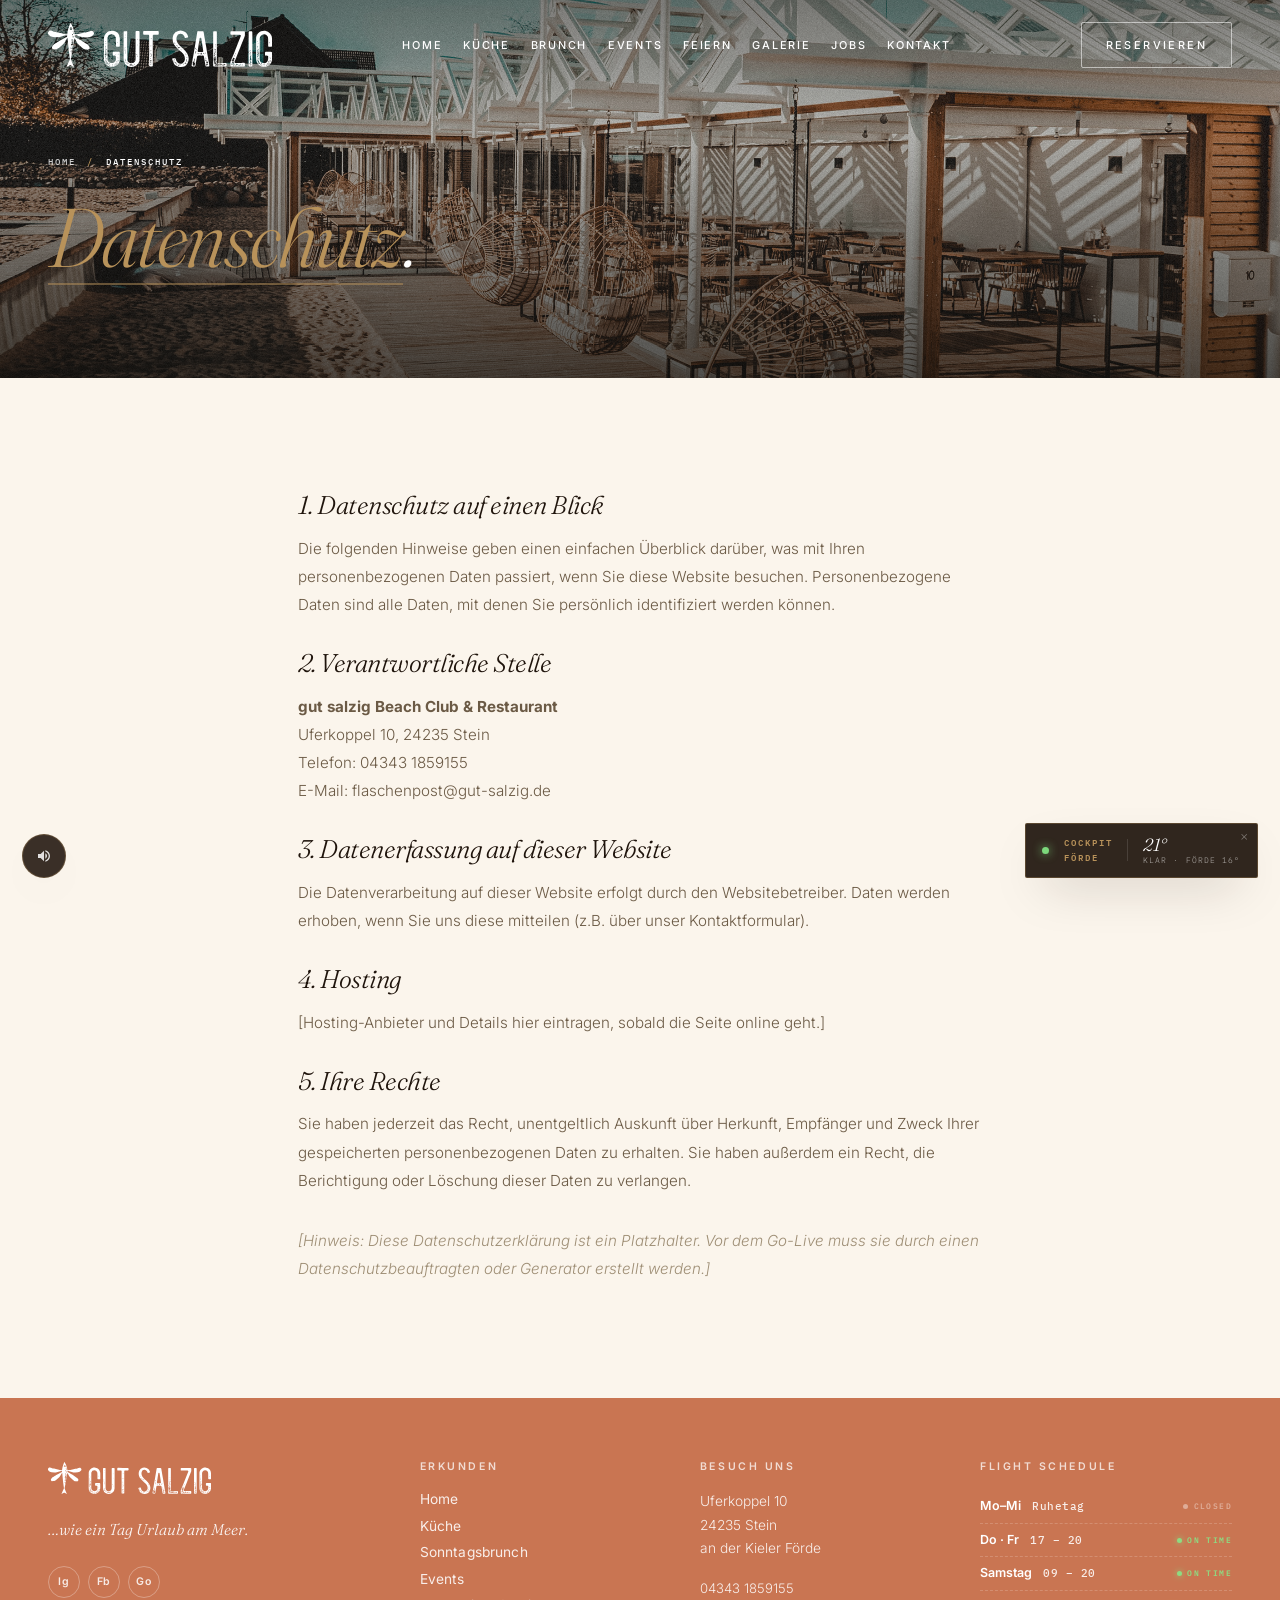
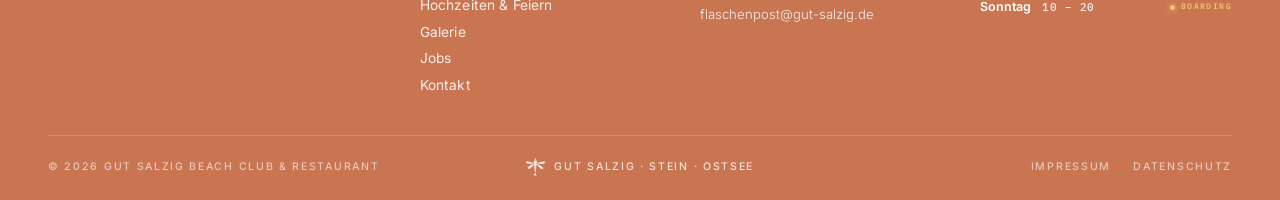
<file: prototype/datenschutz.html>
<!doctype html>
<html lang="de">
<head>
<meta charset="utf-8">
<meta name="viewport" content="width=device-width, initial-scale=1">
<title>Datenschutz — gut salzig Beach Club & Restaurant</title>
<meta name="description" content="Datenschutzerklärung der Website gut-salzig.de.">
<meta name="theme-color" content="#FBF5EC">
<link rel="icon" type="image/svg+xml" href="assets/logo/icon-blk.svg">

<link rel="preconnect" href="https://fonts.googleapis.com">
<link rel="preconnect" href="https://fonts.gstatic.com" crossorigin>
<link href="https://fonts.googleapis.com/css2?family=Fraunces:ital,opsz,wght@0,9..144,300;0,9..144,400;0,9..144,500;1,9..144,300;1,9..144,400;1,9..144,500&family=Tangerine:wght@400;700&family=Inter:wght@300;400;500&family=IBM+Plex+Mono:wght@400;500;600&display=swap" rel="stylesheet">

<link rel="stylesheet" href="assets/css/style.css">
</head>
<body>

<header class="nav" id="nav">
  <div class="nav__inner">
    <a href="index.html" class="nav__brand" aria-label="gut salzig">
      <img src="assets/logo/logo2-wht.svg" alt="gut salzig" class="logo-wht">
      <img src="assets/logo/logo2-blk.svg" alt="" class="logo-blk" aria-hidden="true">
    </a>

    <nav class="nav__menu">
      <a href="index.html">Home</a>
      <a href="kueche.html">Küche</a>
      <a href="brunch.html">Brunch</a>
      <a href="events.html">Events</a>
      <a href="feiern.html">Feiern</a>
      <a href="galerie.html">Galerie</a>
      <a href="jobs.html">Jobs</a>
      <a href="kontakt.html">Kontakt</a>
    </nav>

    <div class="nav__right">
      <a href="tel:043431859155" class="nav__phone">04343 1859155</a>
      <a href="kontakt.html" class="nav__reserve">Reservieren</a>
      <button class="nav__burger" id="navBurger" aria-label="Menü öffnen">
        <span></span><span></span>
      </button>
    </div>
  </div>
</header>

<div class="menu" id="menu">
  <div class="menu__top">
    <div class="menu__brand">
      <img src="assets/logo/logo2-blk.svg" alt="gut salzig" style="height:44px;width:auto;">
    </div>
    <button class="menu__close" id="menuClose" aria-label="Menü schließen">×</button>
  </div>

  <div class="menu__grid">
    <ul class="menu__list">
      <li><a href="index.html"   data-num="01">Home</a></li>
      <li><a href="kueche.html"  data-num="02">Küche</a></li>
      <li><a href="brunch.html"  data-num="03">Brunch &amp; Frühstück</a></li>
      <li><a href="events.html"  data-num="04">Events</a></li>
      <li><a href="feiern.html"  data-num="05">Hochzeiten &amp; Feiern</a></li>
      <li><a href="galerie.html" data-num="06">Galerie</a></li>
      <li><a href="jobs.html"    data-num="07">Jobs &amp; Karriere</a></li>
      <li><a href="kontakt.html" data-num="08">Kontakt</a></li>
    </ul>

    <aside class="menu__aside">
      <h4>Besuch uns</h4>
      <p>Direkt an der Kieler Förde.<br>Uferkoppel 10, 24235 Stein</p>
      <div class="hours">
        <span><strong>Do–Fr</strong> 17 – 20 Uhr</span>
        <span><strong>Sa</strong> Frühstück ab 09 · bis 20 Uhr</span>
        <span><strong>So</strong> Brunch 10 – 14 · bis 20 Uhr</span>
      </div>
      <a href="tel:043431859155" class="link">04343 1859155 →</a>
    </aside>
  </div>

  <div class="menu__bottom">
    <span>© 2026 gut salzig</span>
    <div class="menu__social">
      <a href="#">Instagram</a>
      <a href="#">Facebook</a>
      <a href="#">Google</a>
    </div>
  </div>
</div>



<section class="subpage-hero" style="min-height: 42vh;">
  <div class="subpage-hero__media"><img src="assets/images/hero-3.jpg" alt=""></div>
  <div class="subpage-hero__content">
    <nav class="subpage-hero__breadcrumb"><a href="index.html">Home</a><span class="sep">/</span><span class="current">Datenschutz</span></nav>
    <h1 class="subpage-hero__title"><em>Datenschutz</em>.</h1>
  </div>
</section>

<section class="subpage-section">
  <div class="wrap" style="max-width: 780px;">
    <div class="reveal" style="font-size: 0.95rem; line-height: 1.85; color: var(--ink-soft);">
      <h3 style="font-family: var(--ff-display); font-size: 1.6rem; font-weight: 300; font-style: italic; margin-bottom: 1rem;">1. Datenschutz auf einen Blick</h3>
      <p>Die folgenden Hinweise geben einen einfachen Überblick darüber, was mit Ihren personenbezogenen Daten passiert, wenn Sie diese Website besuchen. Personenbezogene Daten sind alle Daten, mit denen Sie persönlich identifiziert werden können.</p>
      <h3 style="font-family: var(--ff-display); font-size: 1.6rem; font-weight: 300; font-style: italic; margin: 2rem 0 1rem;">2. Verantwortliche Stelle</h3>
      <p><strong>gut salzig Beach Club & Restaurant</strong><br>Uferkoppel 10, 24235 Stein<br>Telefon: 04343 1859155<br>E-Mail: flaschenpost@gut-salzig.de</p>
      <h3 style="font-family: var(--ff-display); font-size: 1.6rem; font-weight: 300; font-style: italic; margin: 2rem 0 1rem;">3. Datenerfassung auf dieser Website</h3>
      <p>Die Datenverarbeitung auf dieser Website erfolgt durch den Websitebetreiber. Daten werden erhoben, wenn Sie uns diese mitteilen (z.B. über unser Kontaktformular).</p>
      <h3 style="font-family: var(--ff-display); font-size: 1.6rem; font-weight: 300; font-style: italic; margin: 2rem 0 1rem;">4. Hosting</h3>
      <p>[Hosting-Anbieter und Details hier eintragen, sobald die Seite online geht.]</p>
      <h3 style="font-family: var(--ff-display); font-size: 1.6rem; font-weight: 300; font-style: italic; margin: 2rem 0 1rem;">5. Ihre Rechte</h3>
      <p>Sie haben jederzeit das Recht, unentgeltlich Auskunft über Herkunft, Empfänger und Zweck Ihrer gespeicherten personenbezogenen Daten zu erhalten. Sie haben außerdem ein Recht, die Berichtigung oder Löschung dieser Daten zu verlangen.</p>
      <p style="margin-top: 2rem; color: var(--ink-mute); font-style: italic;">[Hinweis: Diese Datenschutzerklärung ist ein Platzhalter. Vor dem Go-Live muss sie durch einen Datenschutzbeauftragten oder Generator erstellt werden.]</p>
    </div>
  </div>
</section>


<footer class="footer">
  <div class="wrap-wide">
    <div class="footer__main">

      <div class="footer__col footer__col--brand">
        <a href="index.html" class="footer__brand">
          <img src="assets/logo/logo2-wht.svg" alt="gut salzig">
        </a>
        <p class="footer__tagline">…wie ein Tag Urlaub am Meer.</p>
        <div class="footer__social">
          <a href="#" aria-label="Instagram">Ig</a>
          <a href="#" aria-label="Facebook">Fb</a>
          <a href="#" aria-label="Google Reviews">Go</a>
        </div>
      </div>

      <div class="footer__col">
        <h4 class="footer__heading">Erkunden</h4>
        <nav class="footer__nav-list">
          <a href="index.html">Home</a>
          <a href="kueche.html">Küche</a>
          <a href="brunch.html">Sonntagsbrunch</a>
          <a href="events.html">Events</a>
          <a href="feiern.html">Hochzeiten &amp; Feiern</a>
          <a href="galerie.html">Galerie</a>
          <a href="jobs.html">Jobs</a>
          <a href="kontakt.html">Kontakt</a>
        </nav>
      </div>

      <div class="footer__col">
        <h4 class="footer__heading">Besuch uns</h4>
        <address class="footer__address">
          Uferkoppel 10<br>
          24235 Stein<br>
          an der Kieler Förde
        </address>
        <a href="tel:043431859155" class="footer__contact">04343 1859155</a>
        <a href="mailto:flaschenpost@gut-salzig.de" class="footer__contact">flaschenpost@gut-salzig.de</a>
      </div>

      <div class="footer__col">
        <h4 class="footer__heading">Flight Schedule</h4>
        <div class="flight-schedule">
          <div class="flight-schedule__row">
            <span class="flight-schedule__day">Mo–Mi</span>
            <span>Ruhetag</span>
            <span class="flight-schedule__status flight-schedule__status--closed">Closed</span>
          </div>
          <div class="flight-schedule__row">
            <span class="flight-schedule__day">Do · Fr</span>
            <span>17 – 20</span>
            <span class="flight-schedule__status flight-schedule__status--ontime">On&nbsp;Time</span>
          </div>
          <div class="flight-schedule__row">
            <span class="flight-schedule__day">Samstag</span>
            <span>09 – 20</span>
            <span class="flight-schedule__status flight-schedule__status--ontime">On&nbsp;Time</span>
          </div>
          <div class="flight-schedule__row">
            <span class="flight-schedule__day">Sonntag</span>
            <span>10 – 20</span>
            <span class="flight-schedule__status flight-schedule__status--boarding">Boarding</span>
          </div>
        </div>
      </div>

    </div>

    <div class="footer__bottom">
      <span>© 2026 gut salzig Beach Club &amp; Restaurant</span>
      <span class="footer__bottom-mark">
        <img src="assets/logo/icon-wht.svg" alt="" aria-hidden="true">
        <span>gut salzig · Stein · Ostsee</span>
      </span>
      <div class="footer__legal">
        <a href="impressum.html">Impressum</a>
        <a href="datenschutz.html">Datenschutz</a>
      </div>
    </div>
  </div>
</footer>

<button class="sound-toggle" id="soundToggle" aria-label="Boarding-Sound abspielen">
  <span class="sound-toggle__ring" aria-hidden="true"></span>
  <svg viewBox="0 0 24 24"><path d="M3 9v6h4l5 5V4L7 9H3zm13.5 3c0-1.77-1.02-3.29-2.5-4.03v8.05c1.48-.73 2.5-2.25 2.5-4.02zM14 3.23v2.06c2.89.86 5 3.54 5 6.71s-2.11 5.85-5 6.71v2.06c4.01-.91 7-4.49 7-8.77s-2.99-7.86-7-8.77z"/></svg>
</button>

<aside class="cockpit" id="cockpit" aria-label="Wetter an der Kieler Förde">
  <span class="cockpit__dot"></span>
  <div class="cockpit__label">Cockpit<br>Förde</div>
  <div class="cockpit__divider"></div>
  <div class="cockpit__data">
    <span class="cockpit__temp" id="cockpitTemp">19°</span>
    <span class="cockpit__meta" id="cockpitMeta">Sonne · Wind 12 kn</span>
  </div>
  <button class="cockpit__close" id="cockpitClose" aria-label="Cockpit-Widget schließen">×</button>
</aside>

<script src="assets/js/main.js"></script>


</body>
</html>
</file>
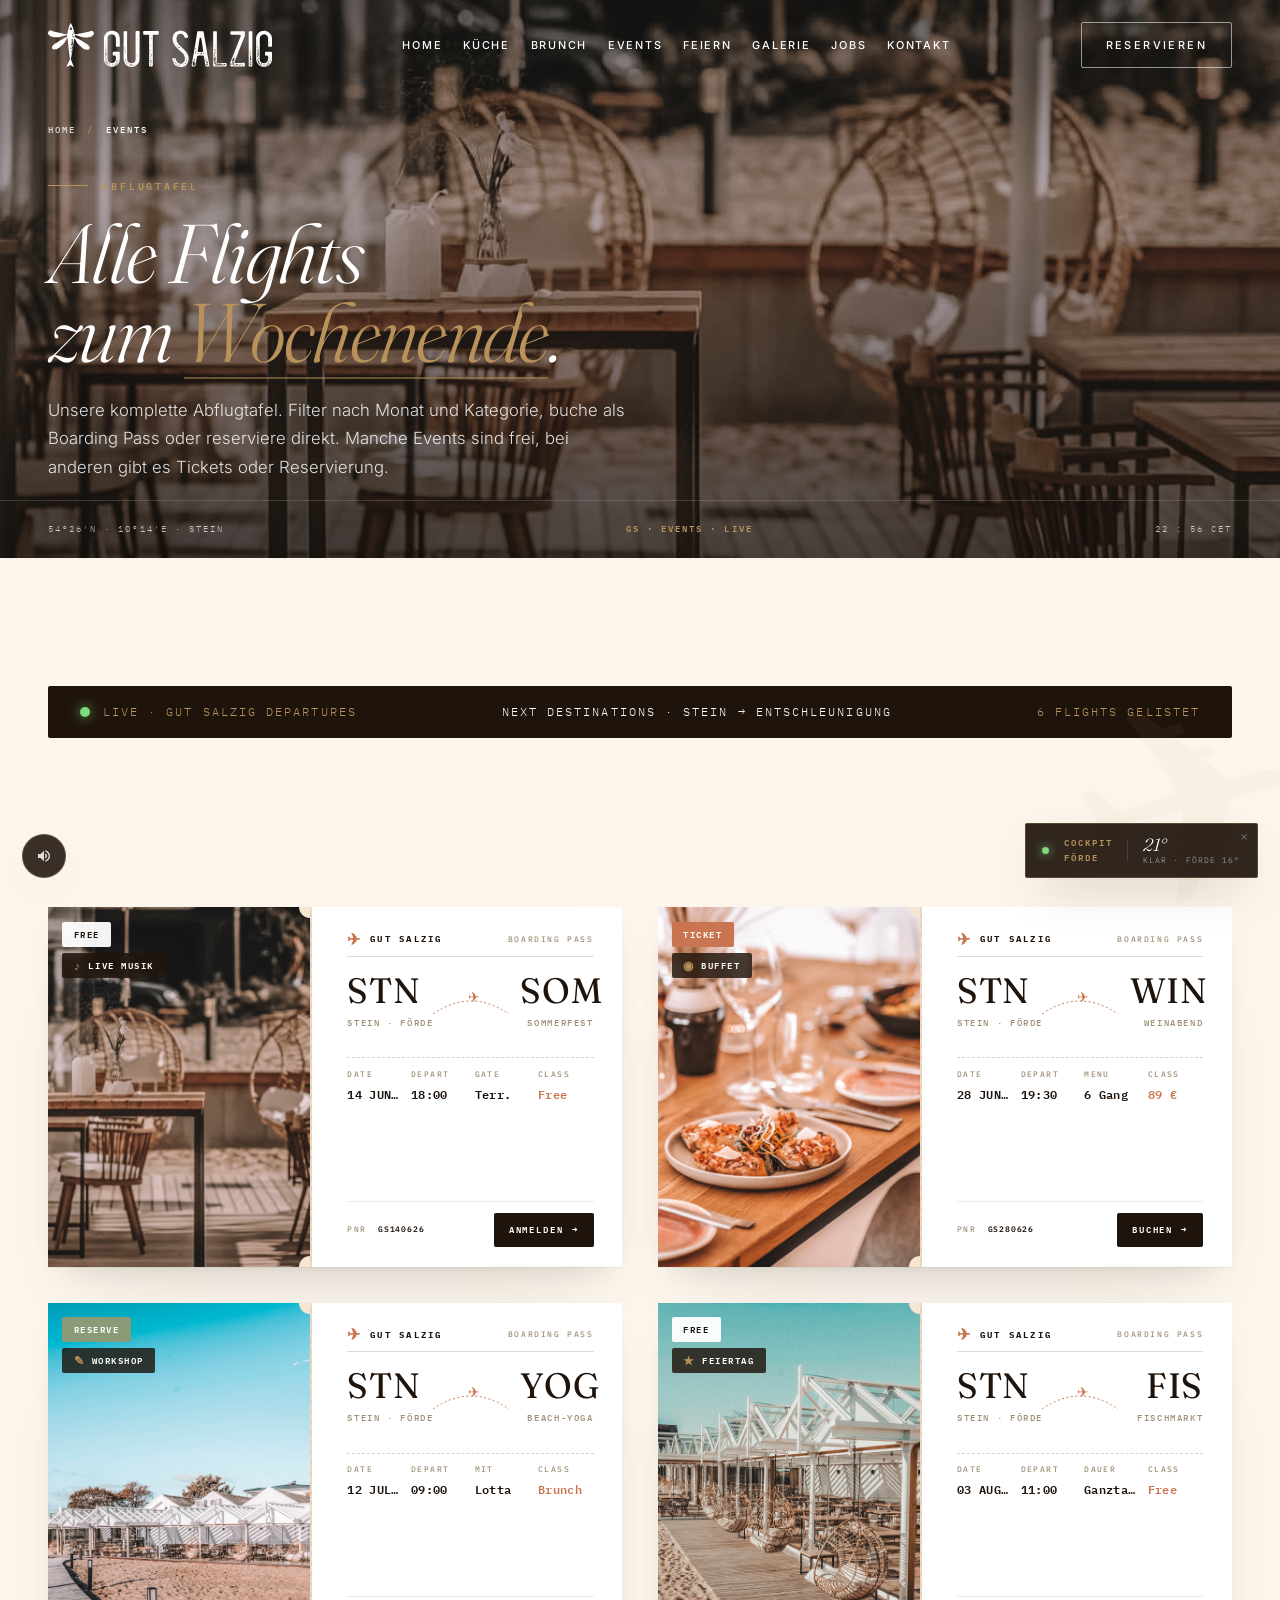
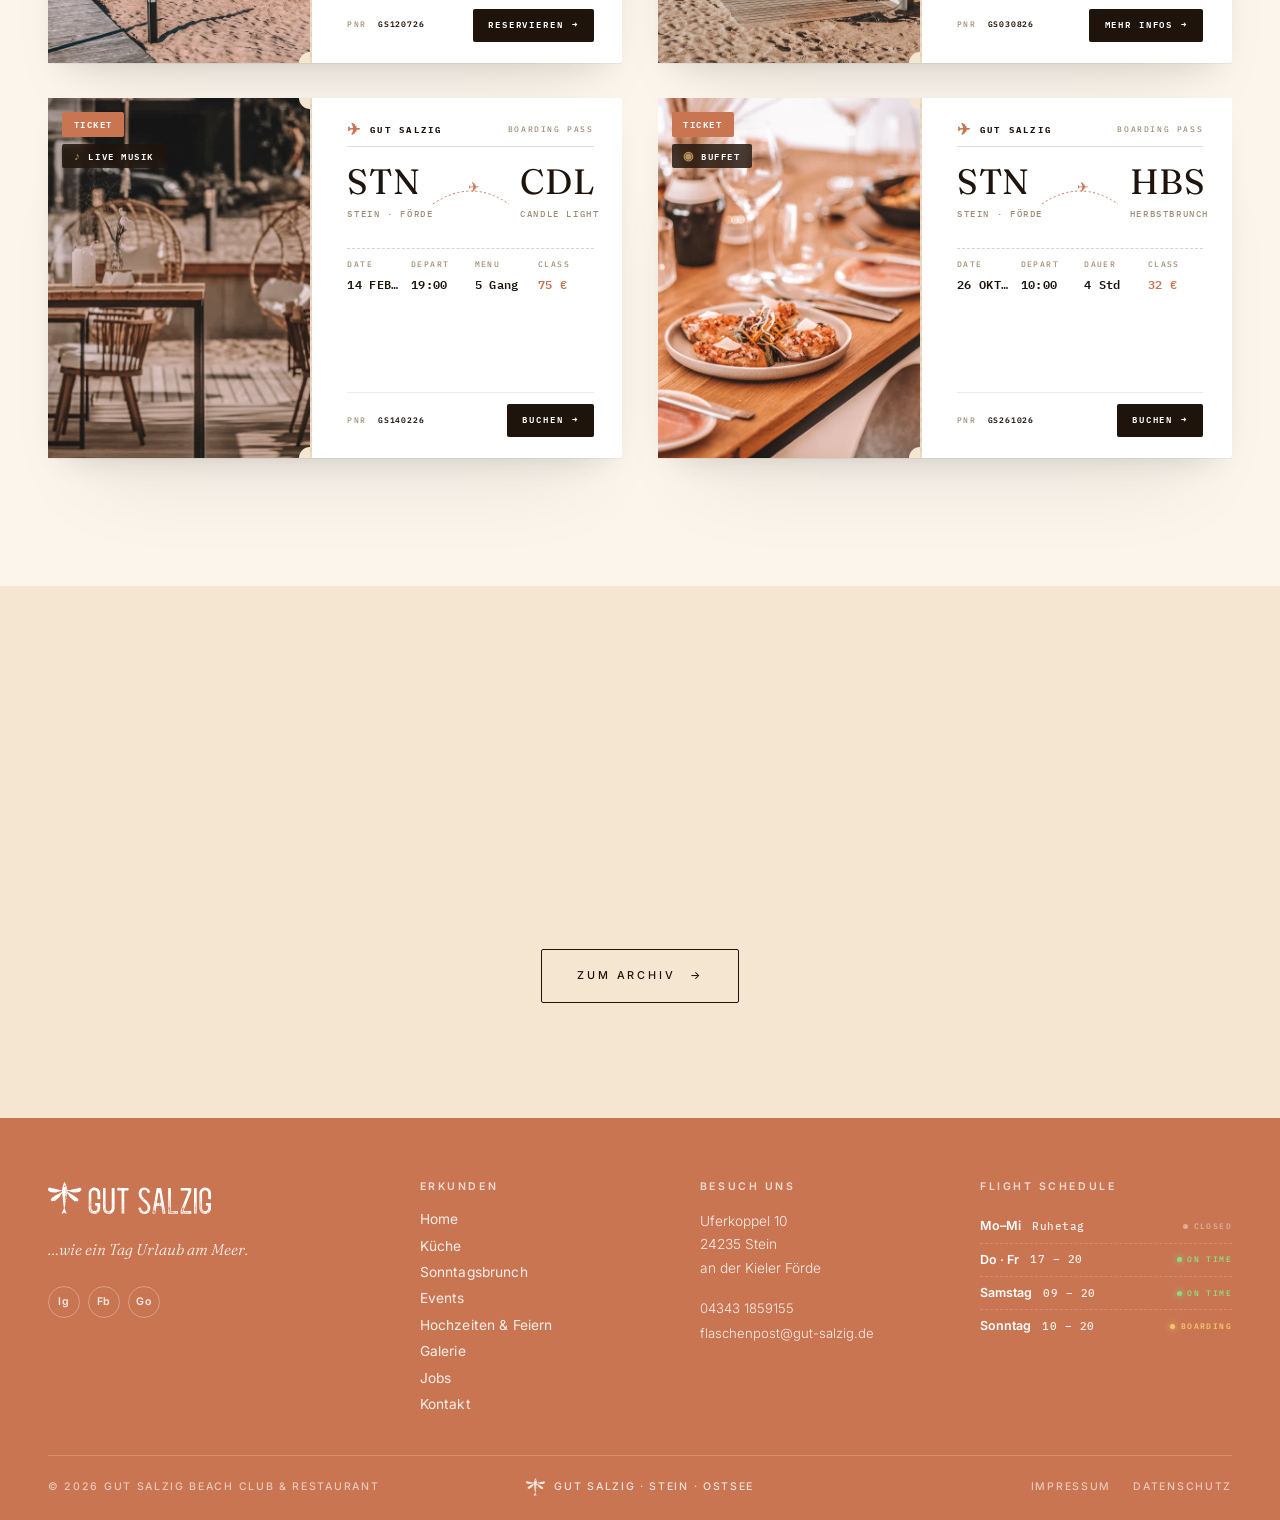
<file: prototype/events.html>
<!doctype html>
<html lang="de">
<head>
<meta charset="utf-8">
<meta name="viewport" content="width=device-width, initial-scale=1">
<title>Events & Veranstaltungen — gut salzig · Boarding Pass zu jedem Event</title>
<meta name="description" content="Alle Events bei gut salzig: Weinabende, Live-Musik, Workshops, Buffets und Feiertags-Specials. Als digitaler Boarding Pass buchbar.">
<meta name="theme-color" content="#FBF5EC">
<link rel="icon" type="image/svg+xml" href="assets/logo/icon-blk.svg">

<link rel="preconnect" href="https://fonts.googleapis.com">
<link rel="preconnect" href="https://fonts.gstatic.com" crossorigin>
<link href="https://fonts.googleapis.com/css2?family=Fraunces:ital,opsz,wght@0,9..144,300;0,9..144,400;0,9..144,500;1,9..144,300;1,9..144,400;1,9..144,500&family=Tangerine:wght@400;700&family=Inter:wght@300;400;500&family=IBM+Plex+Mono:wght@400;500;600&display=swap" rel="stylesheet">

<link rel="stylesheet" href="assets/css/style.css">
</head>
<body>

<header class="nav" id="nav">
  <div class="nav__inner">
    <a href="index.html" class="nav__brand" aria-label="gut salzig">
      <img src="assets/logo/logo2-wht.svg" alt="gut salzig" class="logo-wht">
      <img src="assets/logo/logo2-blk.svg" alt="" class="logo-blk" aria-hidden="true">
    </a>

    <nav class="nav__menu">
      <a href="index.html">Home</a>
      <a href="kueche.html">Küche</a>
      <a href="brunch.html">Brunch</a>
      <a href="events.html">Events</a>
      <a href="feiern.html">Feiern</a>
      <a href="galerie.html">Galerie</a>
      <a href="jobs.html">Jobs</a>
      <a href="kontakt.html">Kontakt</a>
    </nav>

    <div class="nav__right">
      <a href="tel:043431859155" class="nav__phone">04343 1859155</a>
      <a href="kontakt.html" class="nav__reserve">Reservieren</a>
      <button class="nav__burger" id="navBurger" aria-label="Menü öffnen">
        <span></span><span></span>
      </button>
    </div>
  </div>
</header>

<div class="menu" id="menu">
  <div class="menu__top">
    <div class="menu__brand">
      <img src="assets/logo/logo2-blk.svg" alt="gut salzig" style="height:44px;width:auto;">
    </div>
    <button class="menu__close" id="menuClose" aria-label="Menü schließen">×</button>
  </div>

  <div class="menu__grid">
    <ul class="menu__list">
      <li><a href="index.html"   data-num="01">Home</a></li>
      <li><a href="kueche.html"  data-num="02">Küche</a></li>
      <li><a href="brunch.html"  data-num="03">Brunch &amp; Frühstück</a></li>
      <li><a href="events.html"  data-num="04">Events</a></li>
      <li><a href="feiern.html"  data-num="05">Hochzeiten &amp; Feiern</a></li>
      <li><a href="galerie.html" data-num="06">Galerie</a></li>
      <li><a href="jobs.html"    data-num="07">Jobs &amp; Karriere</a></li>
      <li><a href="kontakt.html" data-num="08">Kontakt</a></li>
    </ul>

    <aside class="menu__aside">
      <h4>Besuch uns</h4>
      <p>Direkt an der Kieler Förde.<br>Uferkoppel 10, 24235 Stein</p>
      <div class="hours">
        <span><strong>Do–Fr</strong> 17 – 20 Uhr</span>
        <span><strong>Sa</strong> Frühstück ab 09 · bis 20 Uhr</span>
        <span><strong>So</strong> Brunch 10 – 14 · bis 20 Uhr</span>
      </div>
      <a href="tel:043431859155" class="link">04343 1859155 →</a>
    </aside>
  </div>

  <div class="menu__bottom">
    <span>© 2026 gut salzig</span>
    <div class="menu__social">
      <a href="#">Instagram</a>
      <a href="#">Facebook</a>
      <a href="#">Google</a>
    </div>
  </div>
</div>



<!-- HERO -->
<section class="subpage-hero">
  <div class="subpage-hero__media">
    <img src="assets/images/event-1.jpg" alt="Events bei gut salzig">
  </div>
  <div class="subpage-hero__content">
    <nav class="subpage-hero__breadcrumb">
      <a href="index.html">Home</a>
      <span class="sep">/</span>
      <span class="current">Events</span>
    </nav>
    <span class="subpage-hero__eyebrow">Abflugtafel</span>
    <h1 class="subpage-hero__title">Alle Flights<br>zum <em>Wochenende</em>.</h1>
    <p class="subpage-hero__sub">Unsere komplette Abflugtafel. Filter nach Monat und Kategorie, buche als Boarding Pass oder reserviere direkt. Manche Events sind frei, bei anderen gibt es Tickets oder Reservierung.</p>
  </div>
  <div class="subpage-hero__bar">
    <span>54°26′N · 10°14′E · Stein</span>
    <span class="subpage-hero__bar-flight">GS · EVENTS · LIVE</span>
    <span id="gsClock">—— :——</span>
  </div>
</section>

<!-- Events Board -->
<section class="events" style="background: var(--bg);">
  <div class="wrap">

    <div class="departure-board reveal">
      <div class="departure-board__label"><span class="departure-board__dot"></span>LIVE · GUT SALZIG DEPARTURES</div>
      <div class="departure-board__marquee">NEXT DESTINATIONS · STEIN → ENTSCHLEUNIGUNG</div>
      <div class="departure-board__clock">6 Flights gelistet</div>
    </div>

    <form class="flight-search reveal" onsubmit="event.preventDefault();">
      <div class="flight-search__field">
        <label class="flight-search__label">Departure</label>
        <div class="flight-search__value flight-search__value--static">Stein · STN</div>
      </div>
      <div class="flight-search__arrow">✈</div>
      <div class="flight-search__field">
        <label class="flight-search__label">Destination</label>
        <select class="flight-search__value">
          <option>Alle Events</option>
          <option>Sommerfest</option>
          <option>Weinabend</option>
          <option>Beach-Yoga</option>
          <option>Fischmarkt</option>
          <option>Candle Light Dinner</option>
          <option>Herbstbrunch</option>
        </select>
      </div>
      <div class="flight-search__field">
        <label class="flight-search__label">Monat</label>
        <select class="flight-search__value">
          <option>Alle Monate</option>
          <option>Juni 2026</option>
          <option>Juli 2026</option>
          <option>August 2026</option>
          <option>September 2026</option>
          <option>Oktober 2026</option>
        </select>
      </div>
      <div class="flight-search__field">
        <label class="flight-search__label">Kategorie</label>
        <select class="flight-search__value">
          <option>Alle Kategorien</option>
          <option>Party</option>
          <option>Live Musik</option>
          <option>Workshop</option>
          <option>Buffet</option>
          <option>Feiertag</option>
          <option>Komedie</option>
          <option>Lesung</option>
        </select>
      </div>
      <button type="submit" class="flight-search__submit">Suchen <span class="arrow">→</span></button>
    </form>

    <div class="tickets reveal-stagger">

      
      <article class="ticket">
        <div class="ticket__photo">
          <img src="assets/images/event-1.jpg" alt="Sommerfest">
          <div class="ticket__tags">
            <span class="ticket__status ticket__status--info">Free</span>
            <span class="ticket__category"><span class="ticket__category-icon">♪</span>Live Musik</span>
          </div>
        </div>
        <div class="ticket__body">
          <div class="ticket__airline">
            <div class="ticket__brand"><span class="ticket__brand-icon">✈</span><span class="ticket__brand-name">GUT SALZIG</span></div>
            <small>Boarding Pass</small>
          </div>
          <div class="ticket__route">
            <div class="ticket__route-item">
              <span class="ticket__iata">STN</span>
              <span class="ticket__city">Stein · Förde</span>
            </div>
            <div class="ticket__arc">
              <svg viewBox="0 0 80 28" preserveAspectRatio="none">
                <path d="M 2 22 Q 40 -4 78 22"/>
                <text x="37" y="10">✈</text>
              </svg>
            </div>
            <div class="ticket__route-item ticket__route-item--to">
              <span class="ticket__iata">SOM</span>
              <span class="ticket__city">Sommerfest</span>
            </div>
          </div>
          <div class="ticket__meta">
            <div class="ticket__meta-item"><span class="ticket__meta-label">Date</span><span class="ticket__meta-value">14 JUN 26</span></div>
            <div class="ticket__meta-item"><span class="ticket__meta-label">Depart</span><span class="ticket__meta-value">18:00</span></div>
            <div class="ticket__meta-item"><span class="ticket__meta-label">Gate</span><span class="ticket__meta-value">Terr.</span></div>
            <div class="ticket__meta-item"><span class="ticket__meta-label">Class</span><span class="ticket__meta-value ticket__meta-value--accent">Free</span></div>
          </div>
          <div class="ticket__footer">
            <div class="ticket__footer-left">
              <span class="ticket__pnr">PNR <strong>GS140626</strong></span>
            </div>
            <a href="kontakt.html" class="ticket__book">Anmelden <span class="arrow">→</span></a>
          </div>
        </div>
      </article>
      
      <article class="ticket">
        <div class="ticket__photo">
          <img src="assets/images/event-2.jpg" alt="Weinabend">
          <div class="ticket__tags">
            <span class="ticket__status ticket__status--ticket">Ticket</span>
            <span class="ticket__category"><span class="ticket__category-icon">◉</span>Buffet</span>
          </div>
        </div>
        <div class="ticket__body">
          <div class="ticket__airline">
            <div class="ticket__brand"><span class="ticket__brand-icon">✈</span><span class="ticket__brand-name">GUT SALZIG</span></div>
            <small>Boarding Pass</small>
          </div>
          <div class="ticket__route">
            <div class="ticket__route-item">
              <span class="ticket__iata">STN</span>
              <span class="ticket__city">Stein · Förde</span>
            </div>
            <div class="ticket__arc">
              <svg viewBox="0 0 80 28" preserveAspectRatio="none">
                <path d="M 2 22 Q 40 -4 78 22"/>
                <text x="37" y="10">✈</text>
              </svg>
            </div>
            <div class="ticket__route-item ticket__route-item--to">
              <span class="ticket__iata">WIN</span>
              <span class="ticket__city">Weinabend</span>
            </div>
          </div>
          <div class="ticket__meta">
            <div class="ticket__meta-item"><span class="ticket__meta-label">Date</span><span class="ticket__meta-value">28 JUN 26</span></div>
            <div class="ticket__meta-item"><span class="ticket__meta-label">Depart</span><span class="ticket__meta-value">19:30</span></div>
            <div class="ticket__meta-item"><span class="ticket__meta-label">Menu</span><span class="ticket__meta-value">6 Gang</span></div>
            <div class="ticket__meta-item"><span class="ticket__meta-label">Class</span><span class="ticket__meta-value ticket__meta-value--accent">89 €</span></div>
          </div>
          <div class="ticket__footer">
            <div class="ticket__footer-left">
              <span class="ticket__pnr">PNR <strong>GS280626</strong></span>
            </div>
            <a href="kontakt.html" class="ticket__book">Buchen <span class="arrow">→</span></a>
          </div>
        </div>
      </article>
      
      <article class="ticket">
        <div class="ticket__photo">
          <img src="assets/images/event-3.jpg" alt="Beach-Yoga">
          <div class="ticket__tags">
            <span class="ticket__status ticket__status--reserve">Reserve</span>
            <span class="ticket__category"><span class="ticket__category-icon">✎</span>Workshop</span>
          </div>
        </div>
        <div class="ticket__body">
          <div class="ticket__airline">
            <div class="ticket__brand"><span class="ticket__brand-icon">✈</span><span class="ticket__brand-name">GUT SALZIG</span></div>
            <small>Boarding Pass</small>
          </div>
          <div class="ticket__route">
            <div class="ticket__route-item">
              <span class="ticket__iata">STN</span>
              <span class="ticket__city">Stein · Förde</span>
            </div>
            <div class="ticket__arc">
              <svg viewBox="0 0 80 28" preserveAspectRatio="none">
                <path d="M 2 22 Q 40 -4 78 22"/>
                <text x="37" y="10">✈</text>
              </svg>
            </div>
            <div class="ticket__route-item ticket__route-item--to">
              <span class="ticket__iata">YOG</span>
              <span class="ticket__city">Beach-Yoga</span>
            </div>
          </div>
          <div class="ticket__meta">
            <div class="ticket__meta-item"><span class="ticket__meta-label">Date</span><span class="ticket__meta-value">12 JUL 26</span></div>
            <div class="ticket__meta-item"><span class="ticket__meta-label">Depart</span><span class="ticket__meta-value">09:00</span></div>
            <div class="ticket__meta-item"><span class="ticket__meta-label">Mit</span><span class="ticket__meta-value">Lotta</span></div>
            <div class="ticket__meta-item"><span class="ticket__meta-label">Class</span><span class="ticket__meta-value ticket__meta-value--accent">Brunch</span></div>
          </div>
          <div class="ticket__footer">
            <div class="ticket__footer-left">
              <span class="ticket__pnr">PNR <strong>GS120726</strong></span>
            </div>
            <a href="kontakt.html" class="ticket__book">Reservieren <span class="arrow">→</span></a>
          </div>
        </div>
      </article>
      
      <article class="ticket">
        <div class="ticket__photo">
          <img src="assets/images/event-4.jpg" alt="Fischmarkt">
          <div class="ticket__tags">
            <span class="ticket__status ticket__status--info">Free</span>
            <span class="ticket__category"><span class="ticket__category-icon">★</span>Feiertag</span>
          </div>
        </div>
        <div class="ticket__body">
          <div class="ticket__airline">
            <div class="ticket__brand"><span class="ticket__brand-icon">✈</span><span class="ticket__brand-name">GUT SALZIG</span></div>
            <small>Boarding Pass</small>
          </div>
          <div class="ticket__route">
            <div class="ticket__route-item">
              <span class="ticket__iata">STN</span>
              <span class="ticket__city">Stein · Förde</span>
            </div>
            <div class="ticket__arc">
              <svg viewBox="0 0 80 28" preserveAspectRatio="none">
                <path d="M 2 22 Q 40 -4 78 22"/>
                <text x="37" y="10">✈</text>
              </svg>
            </div>
            <div class="ticket__route-item ticket__route-item--to">
              <span class="ticket__iata">FIS</span>
              <span class="ticket__city">Fischmarkt</span>
            </div>
          </div>
          <div class="ticket__meta">
            <div class="ticket__meta-item"><span class="ticket__meta-label">Date</span><span class="ticket__meta-value">03 AUG 26</span></div>
            <div class="ticket__meta-item"><span class="ticket__meta-label">Depart</span><span class="ticket__meta-value">11:00</span></div>
            <div class="ticket__meta-item"><span class="ticket__meta-label">Dauer</span><span class="ticket__meta-value">Ganztags</span></div>
            <div class="ticket__meta-item"><span class="ticket__meta-label">Class</span><span class="ticket__meta-value ticket__meta-value--accent">Free</span></div>
          </div>
          <div class="ticket__footer">
            <div class="ticket__footer-left">
              <span class="ticket__pnr">PNR <strong>GS030826</strong></span>
            </div>
            <a href="kontakt.html" class="ticket__book">Mehr Infos <span class="arrow">→</span></a>
          </div>
        </div>
      </article>
      
      <article class="ticket">
        <div class="ticket__photo">
          <img src="assets/images/event-1.jpg" alt="Candle Light">
          <div class="ticket__tags">
            <span class="ticket__status ticket__status--ticket">Ticket</span>
            <span class="ticket__category"><span class="ticket__category-icon">♪</span>Live Musik</span>
          </div>
        </div>
        <div class="ticket__body">
          <div class="ticket__airline">
            <div class="ticket__brand"><span class="ticket__brand-icon">✈</span><span class="ticket__brand-name">GUT SALZIG</span></div>
            <small>Boarding Pass</small>
          </div>
          <div class="ticket__route">
            <div class="ticket__route-item">
              <span class="ticket__iata">STN</span>
              <span class="ticket__city">Stein · Förde</span>
            </div>
            <div class="ticket__arc">
              <svg viewBox="0 0 80 28" preserveAspectRatio="none">
                <path d="M 2 22 Q 40 -4 78 22"/>
                <text x="37" y="10">✈</text>
              </svg>
            </div>
            <div class="ticket__route-item ticket__route-item--to">
              <span class="ticket__iata">CDL</span>
              <span class="ticket__city">Candle Light</span>
            </div>
          </div>
          <div class="ticket__meta">
            <div class="ticket__meta-item"><span class="ticket__meta-label">Date</span><span class="ticket__meta-value">14 FEB 26</span></div>
            <div class="ticket__meta-item"><span class="ticket__meta-label">Depart</span><span class="ticket__meta-value">19:00</span></div>
            <div class="ticket__meta-item"><span class="ticket__meta-label">Menu</span><span class="ticket__meta-value">5 Gang</span></div>
            <div class="ticket__meta-item"><span class="ticket__meta-label">Class</span><span class="ticket__meta-value ticket__meta-value--accent">75 €</span></div>
          </div>
          <div class="ticket__footer">
            <div class="ticket__footer-left">
              <span class="ticket__pnr">PNR <strong>GS140226</strong></span>
            </div>
            <a href="kontakt.html" class="ticket__book">Buchen <span class="arrow">→</span></a>
          </div>
        </div>
      </article>
      
      <article class="ticket">
        <div class="ticket__photo">
          <img src="assets/images/event-2.jpg" alt="Herbstbrunch">
          <div class="ticket__tags">
            <span class="ticket__status ticket__status--ticket">Ticket</span>
            <span class="ticket__category"><span class="ticket__category-icon">◉</span>Buffet</span>
          </div>
        </div>
        <div class="ticket__body">
          <div class="ticket__airline">
            <div class="ticket__brand"><span class="ticket__brand-icon">✈</span><span class="ticket__brand-name">GUT SALZIG</span></div>
            <small>Boarding Pass</small>
          </div>
          <div class="ticket__route">
            <div class="ticket__route-item">
              <span class="ticket__iata">STN</span>
              <span class="ticket__city">Stein · Förde</span>
            </div>
            <div class="ticket__arc">
              <svg viewBox="0 0 80 28" preserveAspectRatio="none">
                <path d="M 2 22 Q 40 -4 78 22"/>
                <text x="37" y="10">✈</text>
              </svg>
            </div>
            <div class="ticket__route-item ticket__route-item--to">
              <span class="ticket__iata">HBS</span>
              <span class="ticket__city">Herbstbrunch</span>
            </div>
          </div>
          <div class="ticket__meta">
            <div class="ticket__meta-item"><span class="ticket__meta-label">Date</span><span class="ticket__meta-value">26 OKT 26</span></div>
            <div class="ticket__meta-item"><span class="ticket__meta-label">Depart</span><span class="ticket__meta-value">10:00</span></div>
            <div class="ticket__meta-item"><span class="ticket__meta-label">Dauer</span><span class="ticket__meta-value">4 Std</span></div>
            <div class="ticket__meta-item"><span class="ticket__meta-label">Class</span><span class="ticket__meta-value ticket__meta-value--accent">32 €</span></div>
          </div>
          <div class="ticket__footer">
            <div class="ticket__footer-left">
              <span class="ticket__pnr">PNR <strong>GS261026</strong></span>
            </div>
            <a href="kontakt.html" class="ticket__book">Buchen <span class="arrow">→</span></a>
          </div>
        </div>
      </article>
      
    </div>
  </div>
</section>

<!-- Archive Call-out -->
<section class="subpage-section subpage-section--cream">
  <div class="wrap" style="text-align: center;">
    <div class="page-head reveal">
      <span class="eyebrow">Vergangene Flights</span>
      <h2>Das <em>Logbuch</em>.</h2>
      <p>Alle vergangenen Events findest du in unserem Event-Archiv — mit Fotos, Stimmungen und kleinen Erinnerungen an besondere Abende.</p>
    </div>
    <a href="#" class="btn btn--outline">Zum Archiv <span class="arrow">→</span></a>
  </div>
</section>


<footer class="footer">
  <div class="wrap-wide">
    <div class="footer__main">

      <div class="footer__col footer__col--brand">
        <a href="index.html" class="footer__brand">
          <img src="assets/logo/logo2-wht.svg" alt="gut salzig">
        </a>
        <p class="footer__tagline">…wie ein Tag Urlaub am Meer.</p>
        <div class="footer__social">
          <a href="#" aria-label="Instagram">Ig</a>
          <a href="#" aria-label="Facebook">Fb</a>
          <a href="#" aria-label="Google Reviews">Go</a>
        </div>
      </div>

      <div class="footer__col">
        <h4 class="footer__heading">Erkunden</h4>
        <nav class="footer__nav-list">
          <a href="index.html">Home</a>
          <a href="kueche.html">Küche</a>
          <a href="brunch.html">Sonntagsbrunch</a>
          <a href="events.html">Events</a>
          <a href="feiern.html">Hochzeiten &amp; Feiern</a>
          <a href="galerie.html">Galerie</a>
          <a href="jobs.html">Jobs</a>
          <a href="kontakt.html">Kontakt</a>
        </nav>
      </div>

      <div class="footer__col">
        <h4 class="footer__heading">Besuch uns</h4>
        <address class="footer__address">
          Uferkoppel 10<br>
          24235 Stein<br>
          an der Kieler Förde
        </address>
        <a href="tel:043431859155" class="footer__contact">04343 1859155</a>
        <a href="mailto:flaschenpost@gut-salzig.de" class="footer__contact">flaschenpost@gut-salzig.de</a>
      </div>

      <div class="footer__col">
        <h4 class="footer__heading">Flight Schedule</h4>
        <div class="flight-schedule">
          <div class="flight-schedule__row">
            <span class="flight-schedule__day">Mo–Mi</span>
            <span>Ruhetag</span>
            <span class="flight-schedule__status flight-schedule__status--closed">Closed</span>
          </div>
          <div class="flight-schedule__row">
            <span class="flight-schedule__day">Do · Fr</span>
            <span>17 – 20</span>
            <span class="flight-schedule__status flight-schedule__status--ontime">On&nbsp;Time</span>
          </div>
          <div class="flight-schedule__row">
            <span class="flight-schedule__day">Samstag</span>
            <span>09 – 20</span>
            <span class="flight-schedule__status flight-schedule__status--ontime">On&nbsp;Time</span>
          </div>
          <div class="flight-schedule__row">
            <span class="flight-schedule__day">Sonntag</span>
            <span>10 – 20</span>
            <span class="flight-schedule__status flight-schedule__status--boarding">Boarding</span>
          </div>
        </div>
      </div>

    </div>

    <div class="footer__bottom">
      <span>© 2026 gut salzig Beach Club &amp; Restaurant</span>
      <span class="footer__bottom-mark">
        <img src="assets/logo/icon-wht.svg" alt="" aria-hidden="true">
        <span>gut salzig · Stein · Ostsee</span>
      </span>
      <div class="footer__legal">
        <a href="impressum.html">Impressum</a>
        <a href="datenschutz.html">Datenschutz</a>
      </div>
    </div>
  </div>
</footer>

<button class="sound-toggle" id="soundToggle" aria-label="Boarding-Sound abspielen">
  <span class="sound-toggle__ring" aria-hidden="true"></span>
  <svg viewBox="0 0 24 24"><path d="M3 9v6h4l5 5V4L7 9H3zm13.5 3c0-1.77-1.02-3.29-2.5-4.03v8.05c1.48-.73 2.5-2.25 2.5-4.02zM14 3.23v2.06c2.89.86 5 3.54 5 6.71s-2.11 5.85-5 6.71v2.06c4.01-.91 7-4.49 7-8.77s-2.99-7.86-7-8.77z"/></svg>
</button>

<aside class="cockpit" id="cockpit" aria-label="Wetter an der Kieler Förde">
  <span class="cockpit__dot"></span>
  <div class="cockpit__label">Cockpit<br>Förde</div>
  <div class="cockpit__divider"></div>
  <div class="cockpit__data">
    <span class="cockpit__temp" id="cockpitTemp">19°</span>
    <span class="cockpit__meta" id="cockpitMeta">Sonne · Wind 12 kn</span>
  </div>
  <button class="cockpit__close" id="cockpitClose" aria-label="Cockpit-Widget schließen">×</button>
</aside>

<script src="assets/js/main.js"></script>


</body>
</html>
</file>
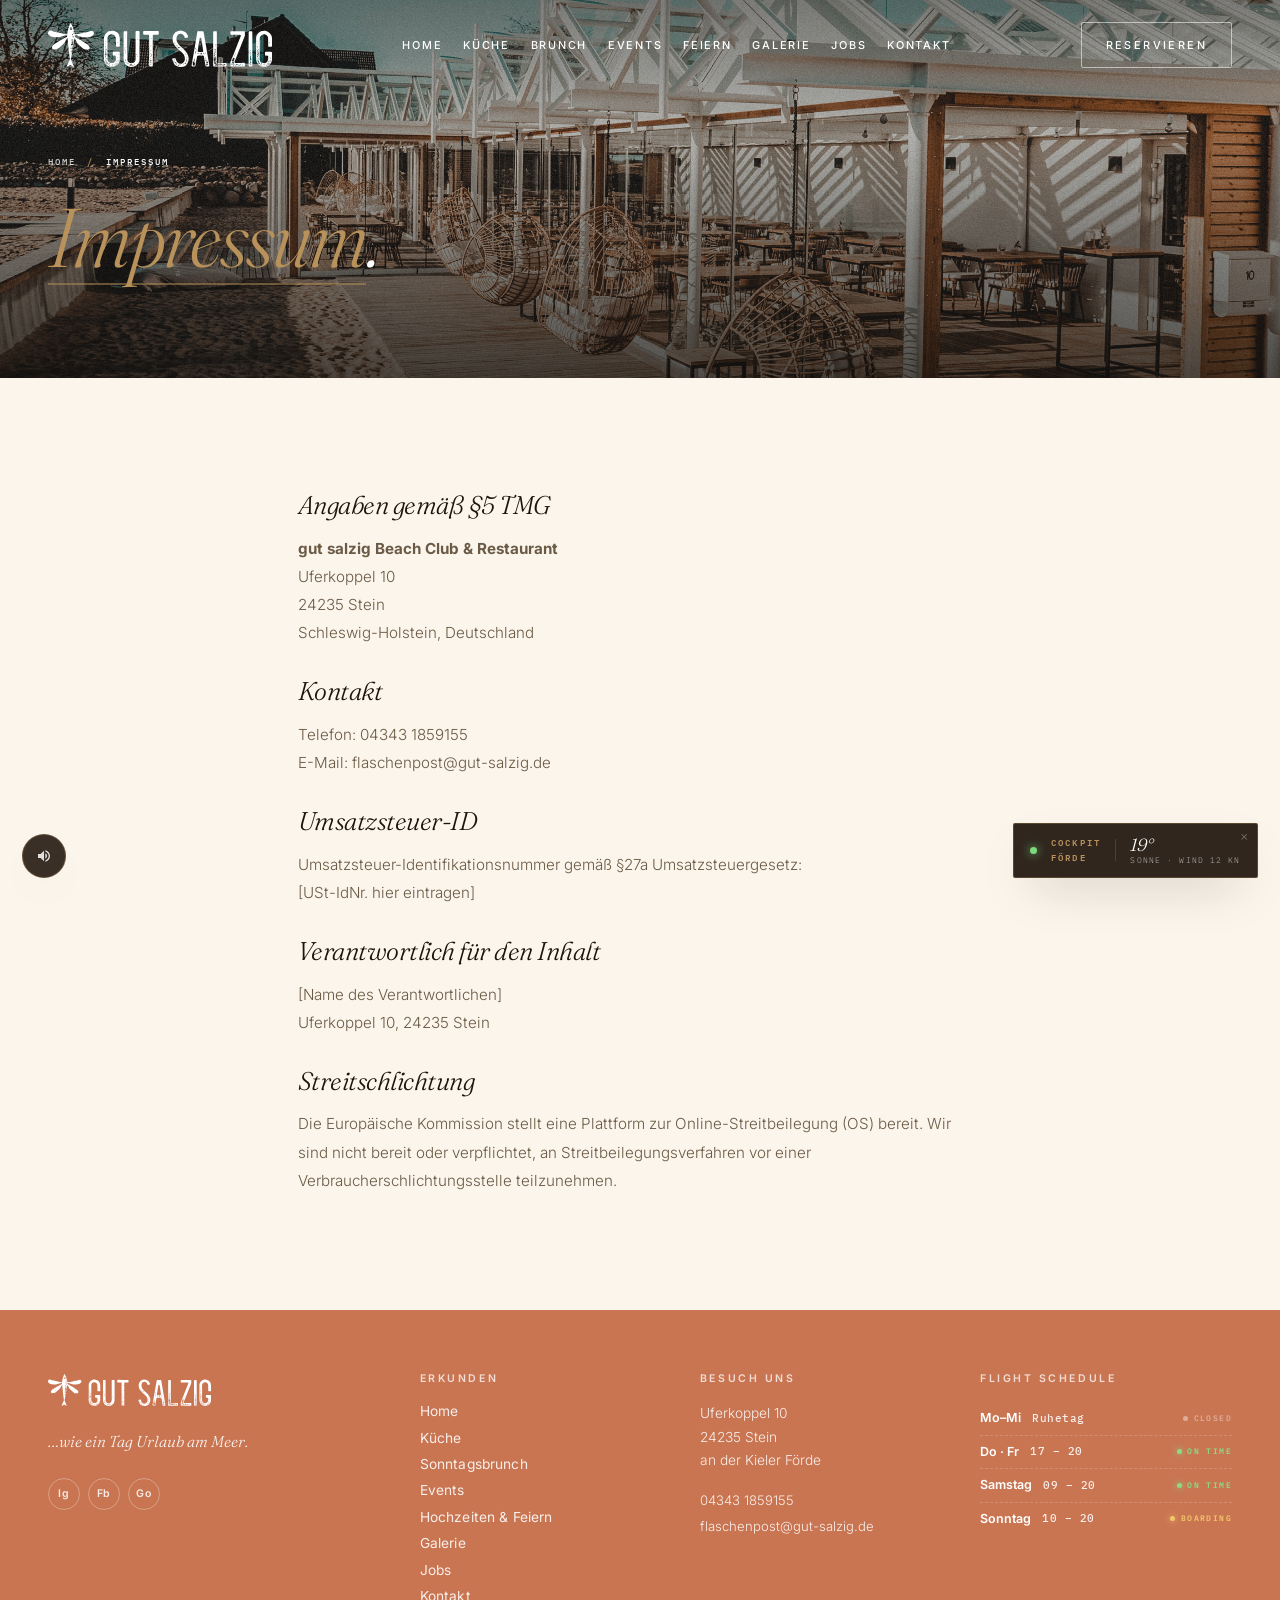
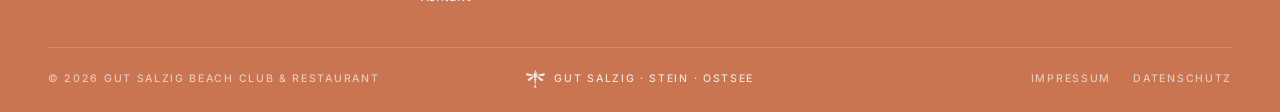
<file: prototype/impressum.html>
<!doctype html>
<html lang="de">
<head>
<meta charset="utf-8">
<meta name="viewport" content="width=device-width, initial-scale=1">
<title>Impressum — gut salzig Beach Club & Restaurant</title>
<meta name="description" content="Impressum und Anbieterkennzeichnung nach §5 TMG.">
<meta name="theme-color" content="#FBF5EC">
<link rel="icon" type="image/svg+xml" href="assets/logo/icon-blk.svg">

<link rel="preconnect" href="https://fonts.googleapis.com">
<link rel="preconnect" href="https://fonts.gstatic.com" crossorigin>
<link href="https://fonts.googleapis.com/css2?family=Fraunces:ital,opsz,wght@0,9..144,300;0,9..144,400;0,9..144,500;1,9..144,300;1,9..144,400;1,9..144,500&family=Tangerine:wght@400;700&family=Inter:wght@300;400;500&family=IBM+Plex+Mono:wght@400;500;600&display=swap" rel="stylesheet">

<link rel="stylesheet" href="assets/css/style.css">
</head>
<body>

<header class="nav" id="nav">
  <div class="nav__inner">
    <a href="index.html" class="nav__brand" aria-label="gut salzig">
      <img src="assets/logo/logo2-wht.svg" alt="gut salzig" class="logo-wht">
      <img src="assets/logo/logo2-blk.svg" alt="" class="logo-blk" aria-hidden="true">
    </a>

    <nav class="nav__menu">
      <a href="index.html">Home</a>
      <a href="kueche.html">Küche</a>
      <a href="brunch.html">Brunch</a>
      <a href="events.html">Events</a>
      <a href="feiern.html">Feiern</a>
      <a href="galerie.html">Galerie</a>
      <a href="jobs.html">Jobs</a>
      <a href="kontakt.html">Kontakt</a>
    </nav>

    <div class="nav__right">
      <a href="tel:043431859155" class="nav__phone">04343 1859155</a>
      <a href="kontakt.html" class="nav__reserve">Reservieren</a>
      <button class="nav__burger" id="navBurger" aria-label="Menü öffnen">
        <span></span><span></span>
      </button>
    </div>
  </div>
</header>

<div class="menu" id="menu">
  <div class="menu__top">
    <div class="menu__brand">
      <img src="assets/logo/logo2-blk.svg" alt="gut salzig" style="height:44px;width:auto;">
    </div>
    <button class="menu__close" id="menuClose" aria-label="Menü schließen">×</button>
  </div>

  <div class="menu__grid">
    <ul class="menu__list">
      <li><a href="index.html"   data-num="01">Home</a></li>
      <li><a href="kueche.html"  data-num="02">Küche</a></li>
      <li><a href="brunch.html"  data-num="03">Brunch &amp; Frühstück</a></li>
      <li><a href="events.html"  data-num="04">Events</a></li>
      <li><a href="feiern.html"  data-num="05">Hochzeiten &amp; Feiern</a></li>
      <li><a href="galerie.html" data-num="06">Galerie</a></li>
      <li><a href="jobs.html"    data-num="07">Jobs &amp; Karriere</a></li>
      <li><a href="kontakt.html" data-num="08">Kontakt</a></li>
    </ul>

    <aside class="menu__aside">
      <h4>Besuch uns</h4>
      <p>Direkt an der Kieler Förde.<br>Uferkoppel 10, 24235 Stein</p>
      <div class="hours">
        <span><strong>Do–Fr</strong> 17 – 20 Uhr</span>
        <span><strong>Sa</strong> Frühstück ab 09 · bis 20 Uhr</span>
        <span><strong>So</strong> Brunch 10 – 14 · bis 20 Uhr</span>
      </div>
      <a href="tel:043431859155" class="link">04343 1859155 →</a>
    </aside>
  </div>

  <div class="menu__bottom">
    <span>© 2026 gut salzig</span>
    <div class="menu__social">
      <a href="#">Instagram</a>
      <a href="#">Facebook</a>
      <a href="#">Google</a>
    </div>
  </div>
</div>



<section class="subpage-hero" style="min-height: 42vh;">
  <div class="subpage-hero__media"><img src="assets/images/hero-3.jpg" alt=""></div>
  <div class="subpage-hero__content">
    <nav class="subpage-hero__breadcrumb"><a href="index.html">Home</a><span class="sep">/</span><span class="current">Impressum</span></nav>
    <h1 class="subpage-hero__title"><em>Impressum</em>.</h1>
  </div>
</section>

<section class="subpage-section">
  <div class="wrap" style="max-width: 780px;">
    <div class="reveal" style="font-size: 0.95rem; line-height: 1.85; color: var(--ink-soft);">
      <h3 style="font-family: var(--ff-display); font-size: 1.6rem; font-weight: 300; font-style: italic; margin-bottom: 1rem;">Angaben gemäß §5 TMG</h3>
      <p><strong>gut salzig Beach Club & Restaurant</strong><br>Uferkoppel 10<br>24235 Stein<br>Schleswig-Holstein, Deutschland</p>
      <h3 style="font-family: var(--ff-display); font-size: 1.6rem; font-weight: 300; font-style: italic; margin: 2rem 0 1rem;">Kontakt</h3>
      <p>Telefon: 04343 1859155<br>E-Mail: flaschenpost@gut-salzig.de</p>
      <h3 style="font-family: var(--ff-display); font-size: 1.6rem; font-weight: 300; font-style: italic; margin: 2rem 0 1rem;">Umsatzsteuer-ID</h3>
      <p>Umsatzsteuer-Identifikationsnummer gemäß §27a Umsatzsteuergesetz:<br>[USt-IdNr. hier eintragen]</p>
      <h3 style="font-family: var(--ff-display); font-size: 1.6rem; font-weight: 300; font-style: italic; margin: 2rem 0 1rem;">Verantwortlich für den Inhalt</h3>
      <p>[Name des Verantwortlichen]<br>Uferkoppel 10, 24235 Stein</p>
      <h3 style="font-family: var(--ff-display); font-size: 1.6rem; font-weight: 300; font-style: italic; margin: 2rem 0 1rem;">Streitschlichtung</h3>
      <p>Die Europäische Kommission stellt eine Plattform zur Online-Streitbeilegung (OS) bereit. Wir sind nicht bereit oder verpflichtet, an Streitbeilegungsverfahren vor einer Verbraucherschlichtungsstelle teilzunehmen.</p>
    </div>
  </div>
</section>


<footer class="footer">
  <div class="wrap-wide">
    <div class="footer__main">

      <div class="footer__col footer__col--brand">
        <a href="index.html" class="footer__brand">
          <img src="assets/logo/logo2-wht.svg" alt="gut salzig">
        </a>
        <p class="footer__tagline">…wie ein Tag Urlaub am Meer.</p>
        <div class="footer__social">
          <a href="#" aria-label="Instagram">Ig</a>
          <a href="#" aria-label="Facebook">Fb</a>
          <a href="#" aria-label="Google Reviews">Go</a>
        </div>
      </div>

      <div class="footer__col">
        <h4 class="footer__heading">Erkunden</h4>
        <nav class="footer__nav-list">
          <a href="index.html">Home</a>
          <a href="kueche.html">Küche</a>
          <a href="brunch.html">Sonntagsbrunch</a>
          <a href="events.html">Events</a>
          <a href="feiern.html">Hochzeiten &amp; Feiern</a>
          <a href="galerie.html">Galerie</a>
          <a href="jobs.html">Jobs</a>
          <a href="kontakt.html">Kontakt</a>
        </nav>
      </div>

      <div class="footer__col">
        <h4 class="footer__heading">Besuch uns</h4>
        <address class="footer__address">
          Uferkoppel 10<br>
          24235 Stein<br>
          an der Kieler Förde
        </address>
        <a href="tel:043431859155" class="footer__contact">04343 1859155</a>
        <a href="mailto:flaschenpost@gut-salzig.de" class="footer__contact">flaschenpost@gut-salzig.de</a>
      </div>

      <div class="footer__col">
        <h4 class="footer__heading">Flight Schedule</h4>
        <div class="flight-schedule">
          <div class="flight-schedule__row">
            <span class="flight-schedule__day">Mo–Mi</span>
            <span>Ruhetag</span>
            <span class="flight-schedule__status flight-schedule__status--closed">Closed</span>
          </div>
          <div class="flight-schedule__row">
            <span class="flight-schedule__day">Do · Fr</span>
            <span>17 – 20</span>
            <span class="flight-schedule__status flight-schedule__status--ontime">On&nbsp;Time</span>
          </div>
          <div class="flight-schedule__row">
            <span class="flight-schedule__day">Samstag</span>
            <span>09 – 20</span>
            <span class="flight-schedule__status flight-schedule__status--ontime">On&nbsp;Time</span>
          </div>
          <div class="flight-schedule__row">
            <span class="flight-schedule__day">Sonntag</span>
            <span>10 – 20</span>
            <span class="flight-schedule__status flight-schedule__status--boarding">Boarding</span>
          </div>
        </div>
      </div>

    </div>

    <div class="footer__bottom">
      <span>© 2026 gut salzig Beach Club &amp; Restaurant</span>
      <span class="footer__bottom-mark">
        <img src="assets/logo/icon-wht.svg" alt="" aria-hidden="true">
        <span>gut salzig · Stein · Ostsee</span>
      </span>
      <div class="footer__legal">
        <a href="impressum.html">Impressum</a>
        <a href="datenschutz.html">Datenschutz</a>
      </div>
    </div>
  </div>
</footer>

<button class="sound-toggle" id="soundToggle" aria-label="Boarding-Sound abspielen">
  <span class="sound-toggle__ring" aria-hidden="true"></span>
  <svg viewBox="0 0 24 24"><path d="M3 9v6h4l5 5V4L7 9H3zm13.5 3c0-1.77-1.02-3.29-2.5-4.03v8.05c1.48-.73 2.5-2.25 2.5-4.02zM14 3.23v2.06c2.89.86 5 3.54 5 6.71s-2.11 5.85-5 6.71v2.06c4.01-.91 7-4.49 7-8.77s-2.99-7.86-7-8.77z"/></svg>
</button>

<aside class="cockpit" id="cockpit" aria-label="Wetter an der Kieler Förde">
  <span class="cockpit__dot"></span>
  <div class="cockpit__label">Cockpit<br>Förde</div>
  <div class="cockpit__divider"></div>
  <div class="cockpit__data">
    <span class="cockpit__temp" id="cockpitTemp">19°</span>
    <span class="cockpit__meta" id="cockpitMeta">Sonne · Wind 12 kn</span>
  </div>
  <button class="cockpit__close" id="cockpitClose" aria-label="Cockpit-Widget schließen">×</button>
</aside>

<script src="assets/js/main.js"></script>


</body>
</html>
</file>
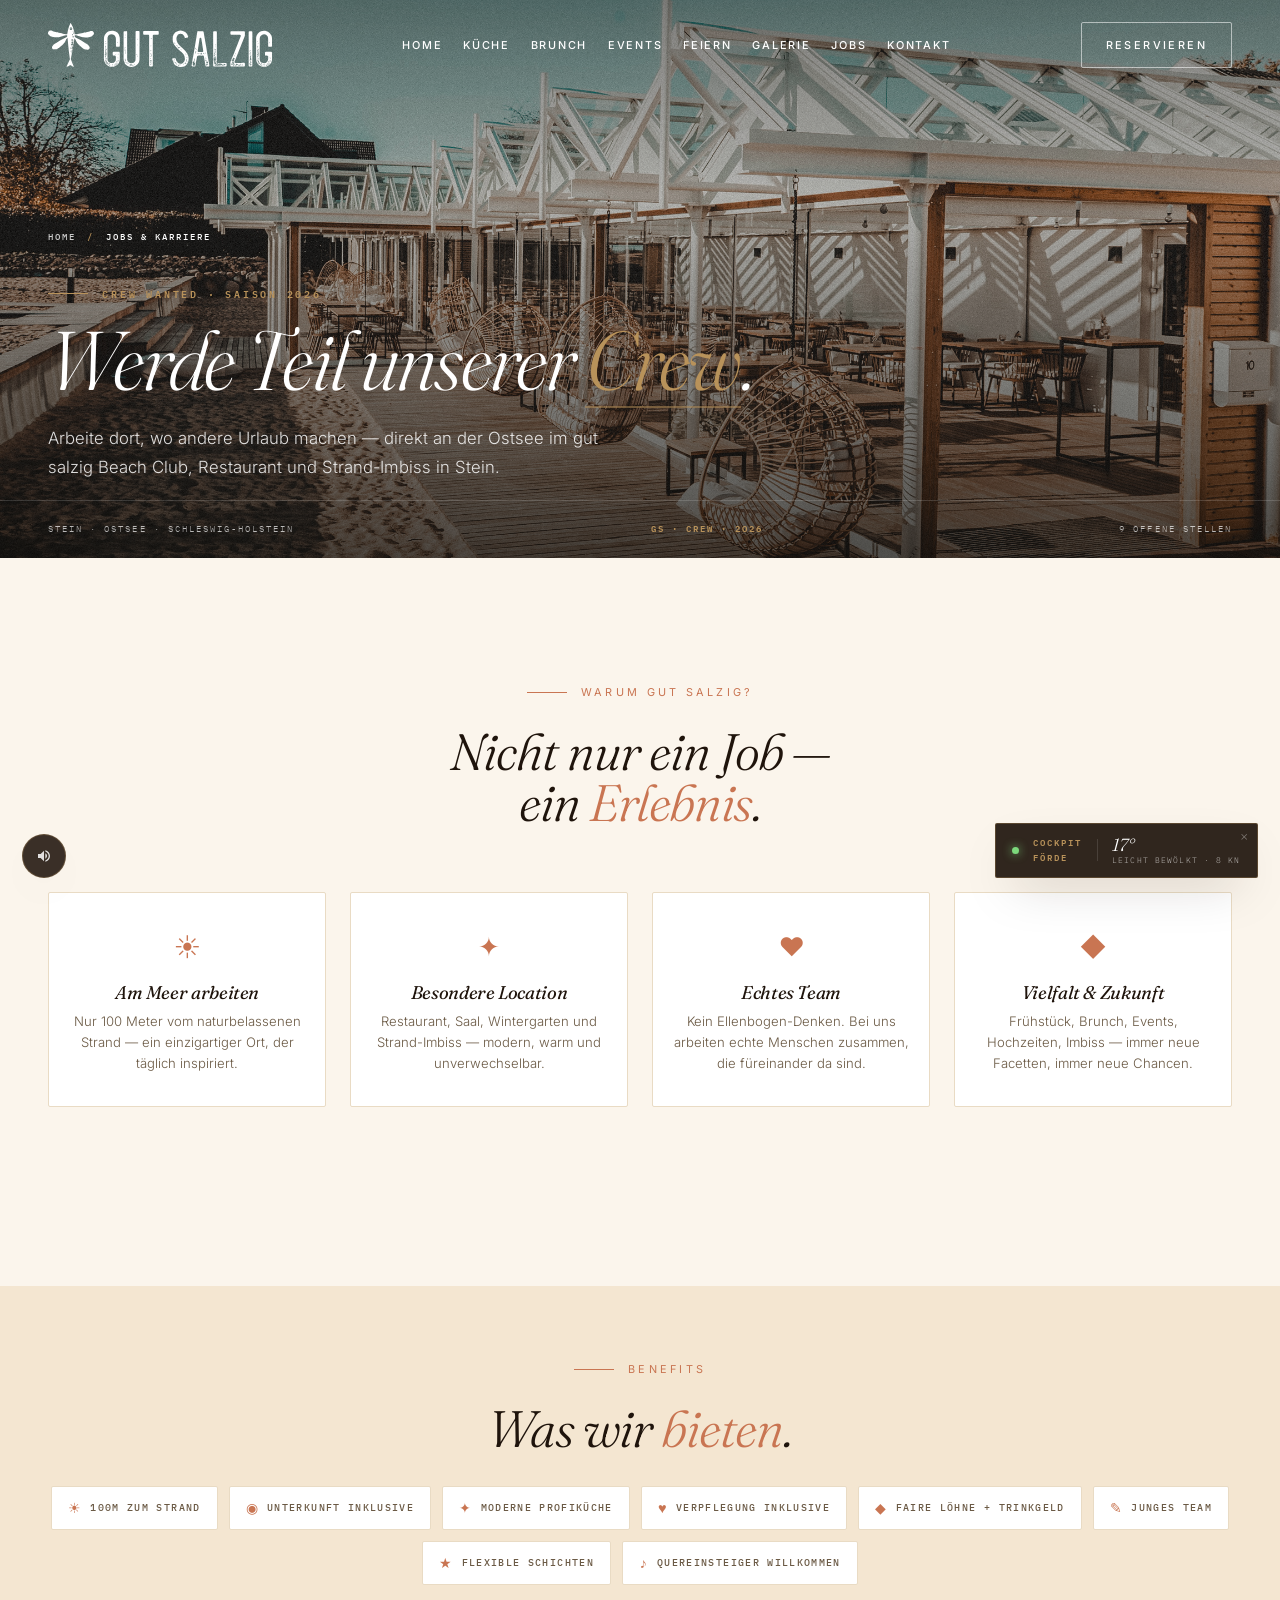
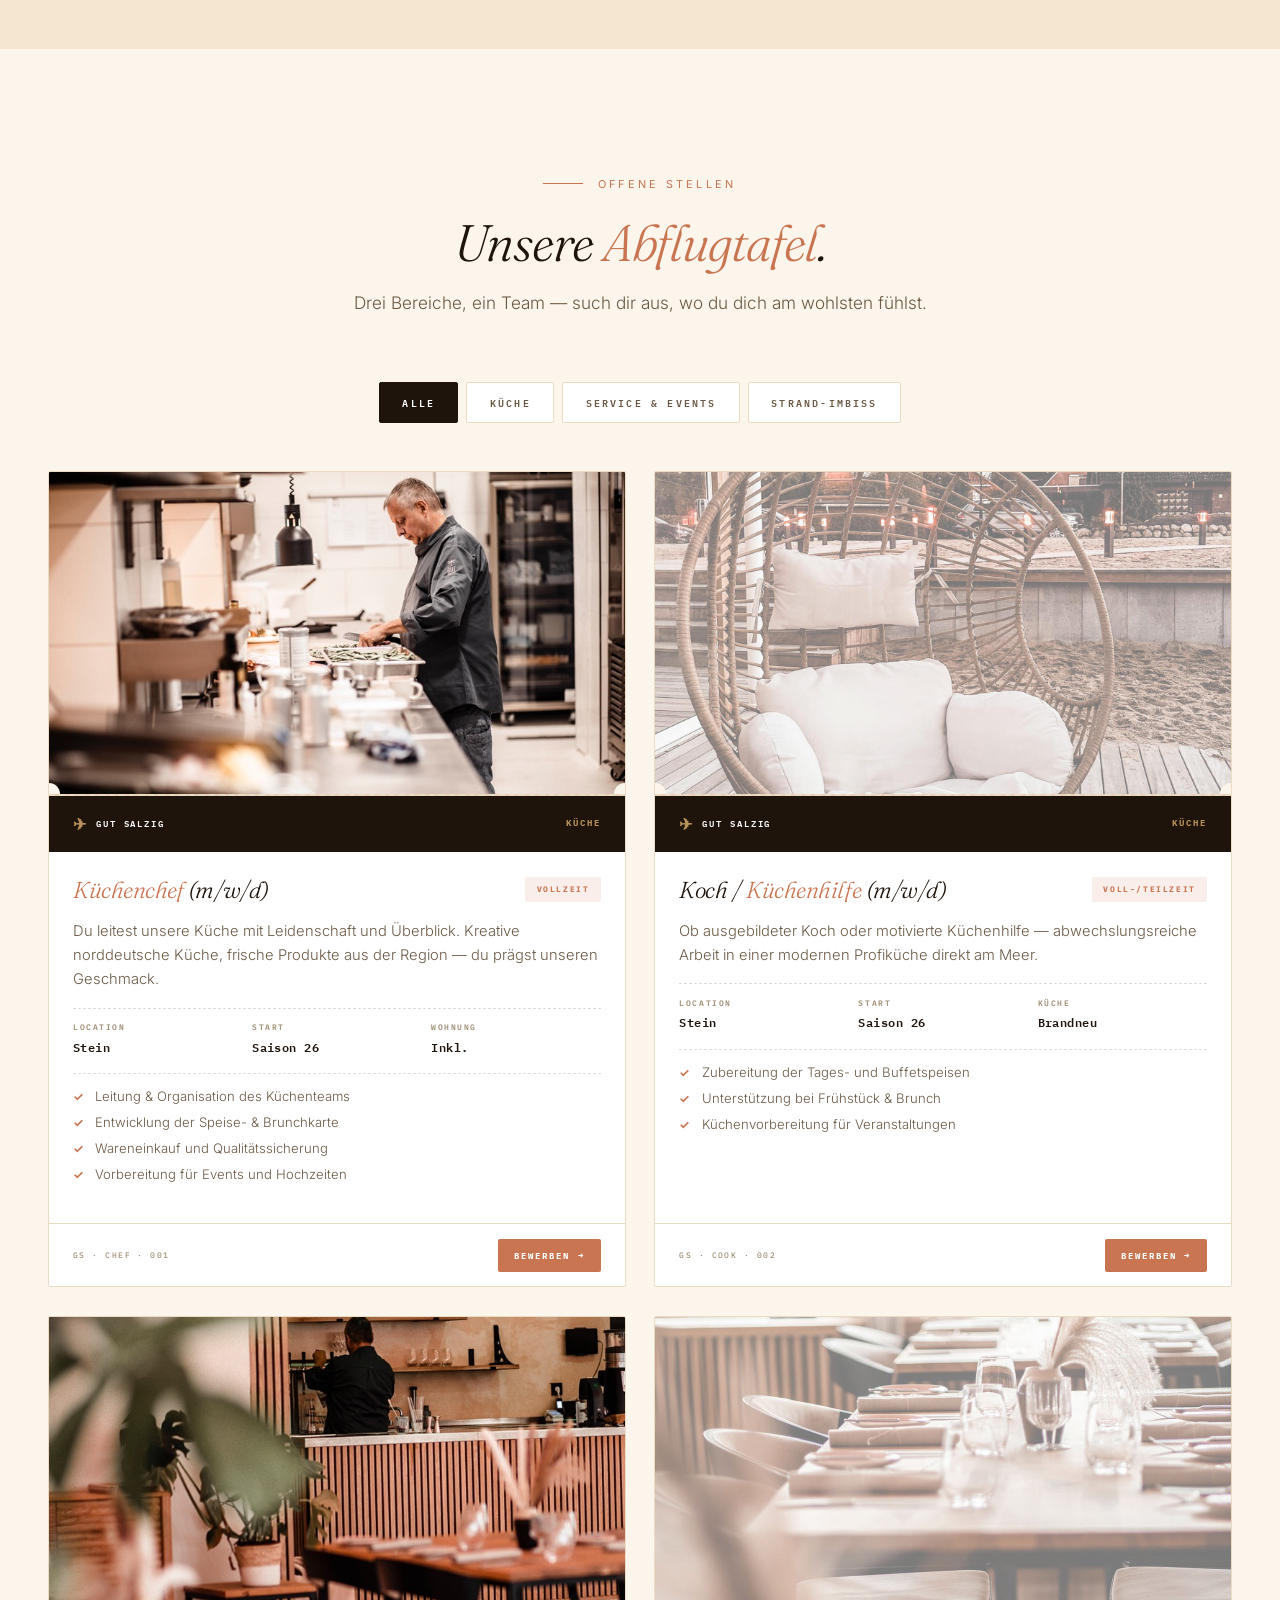
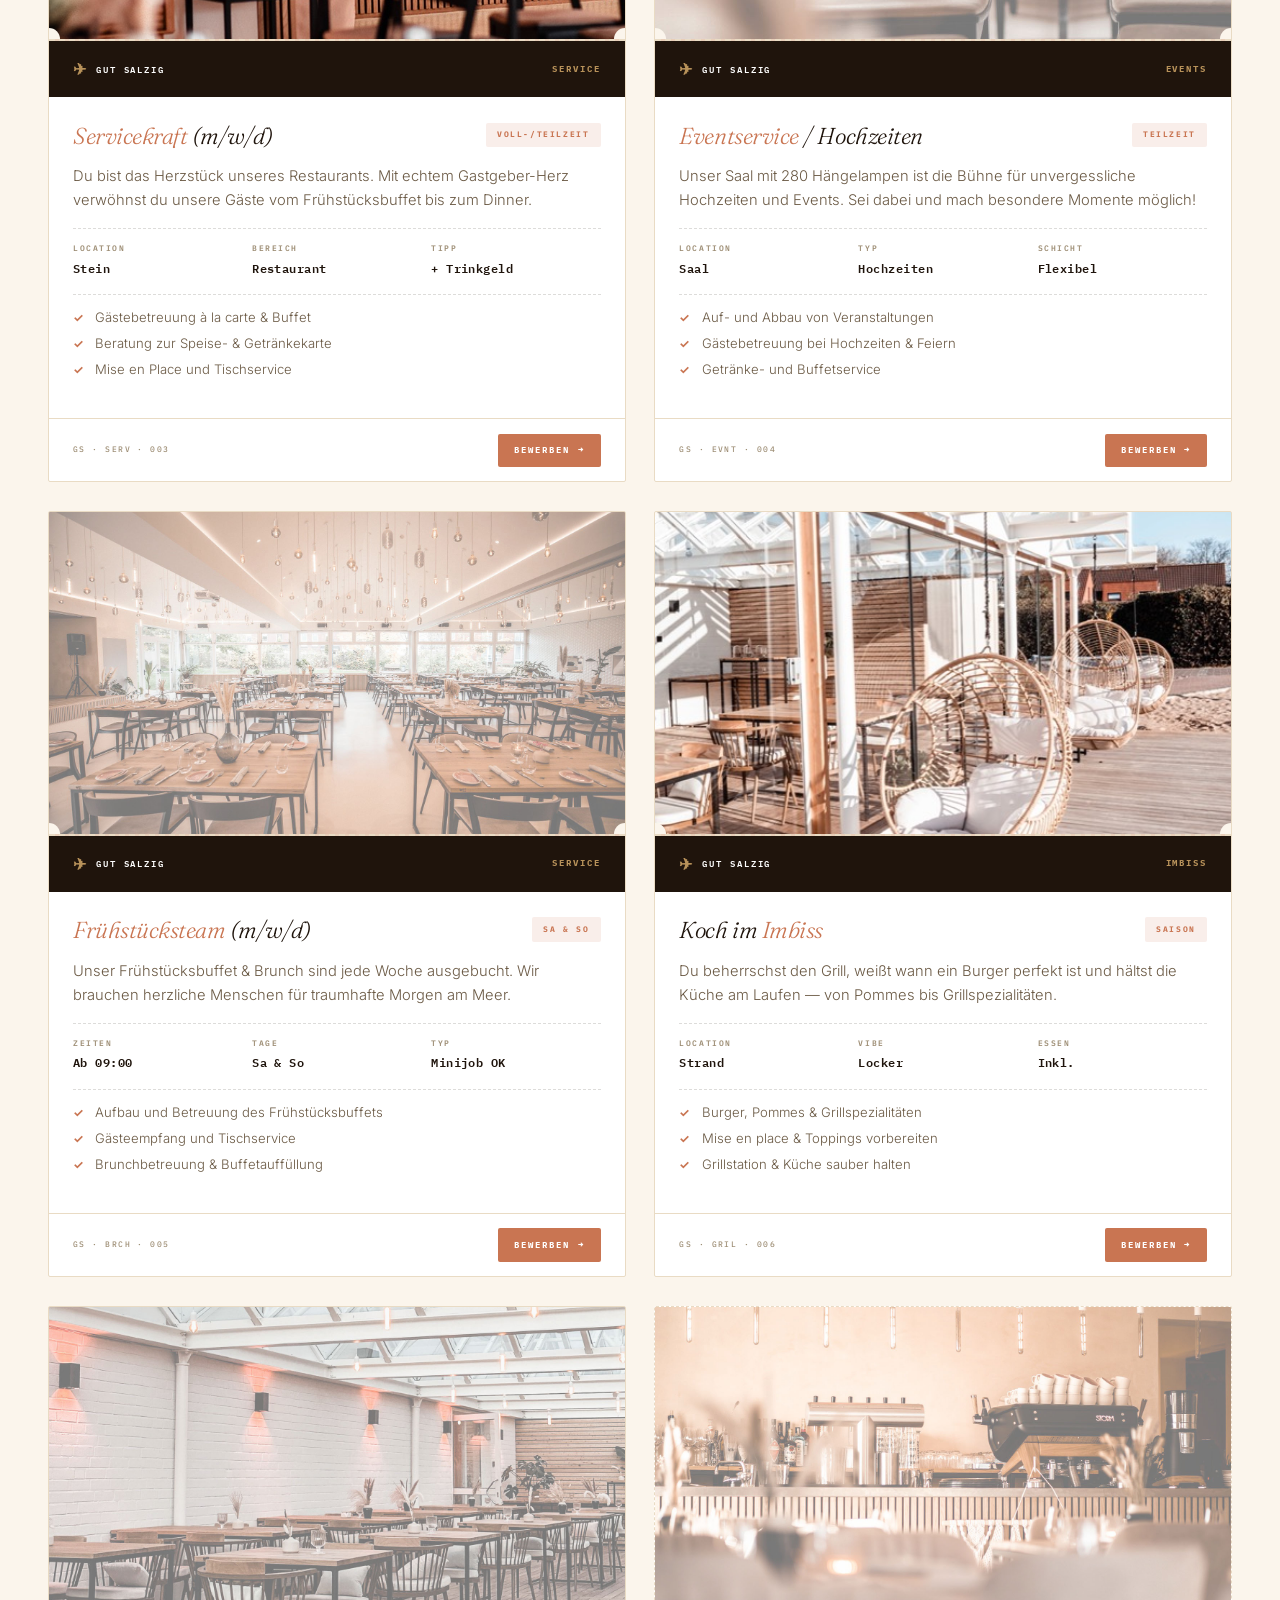
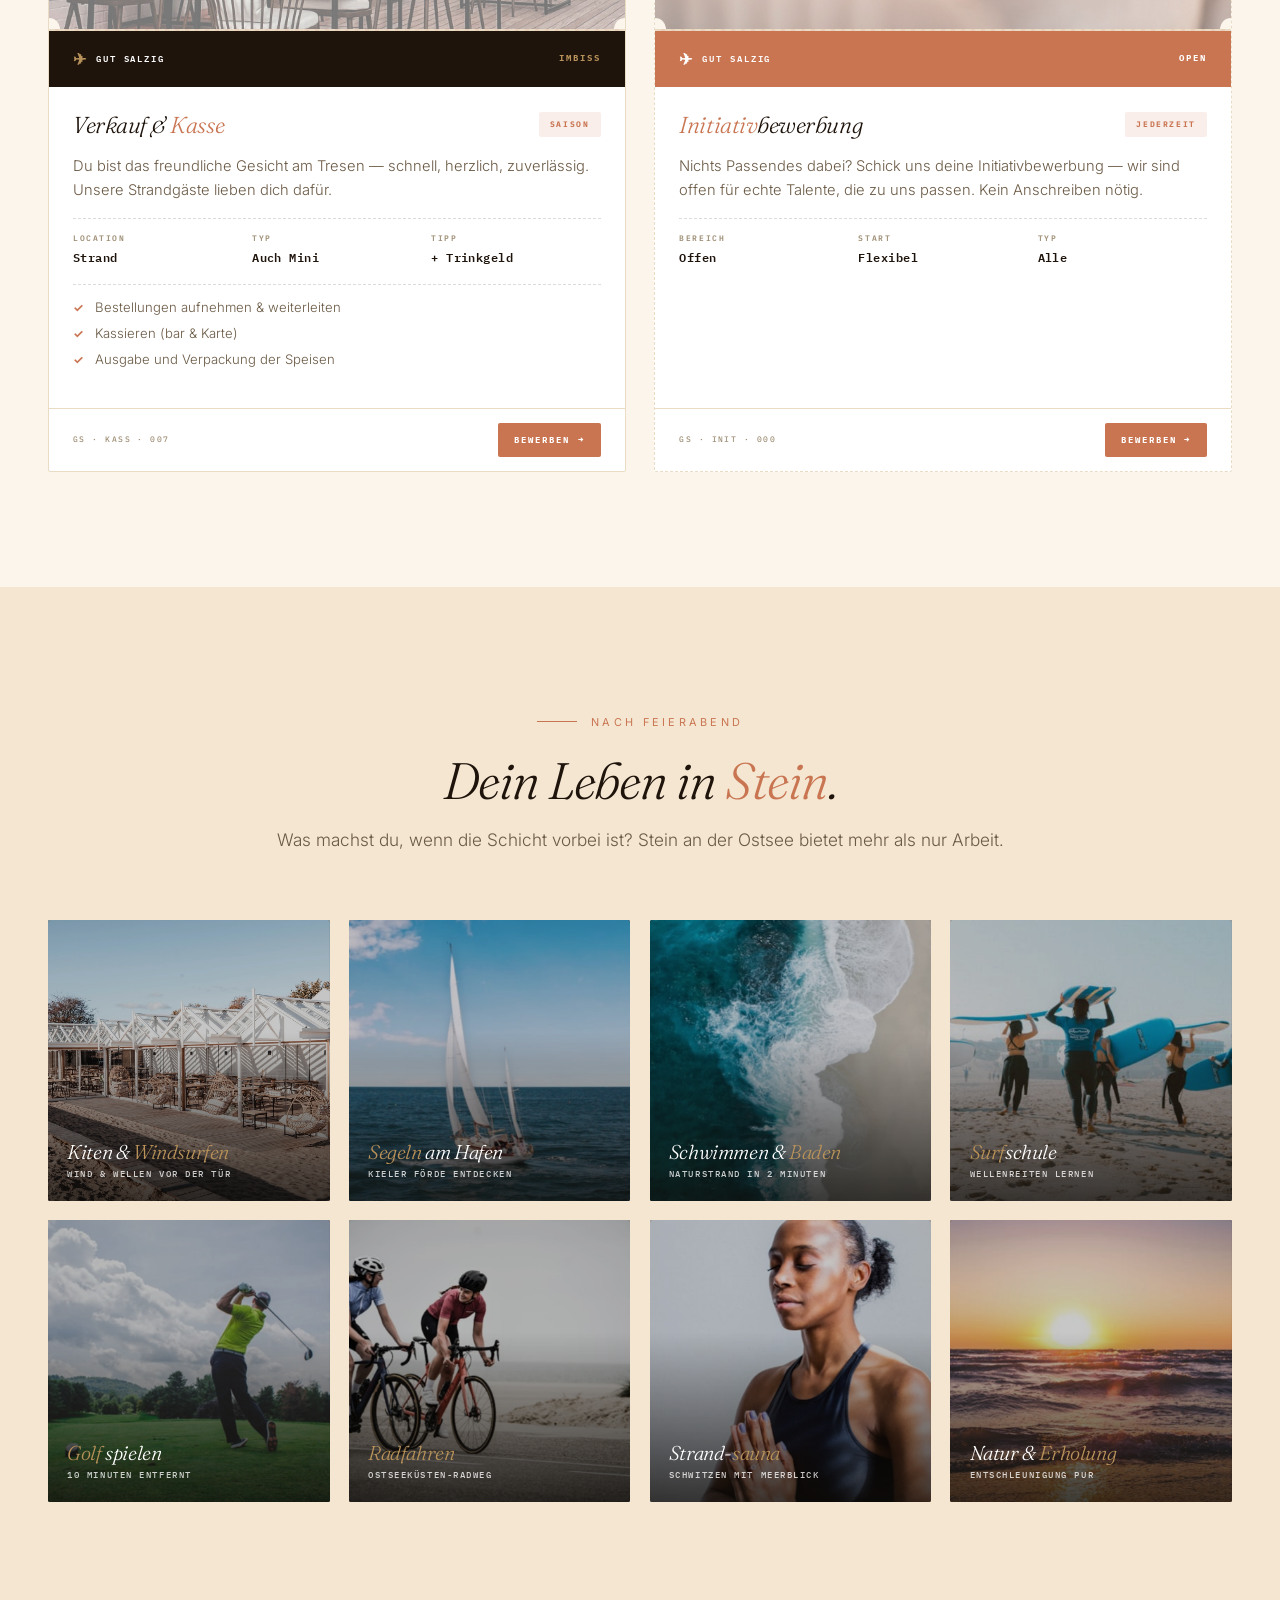
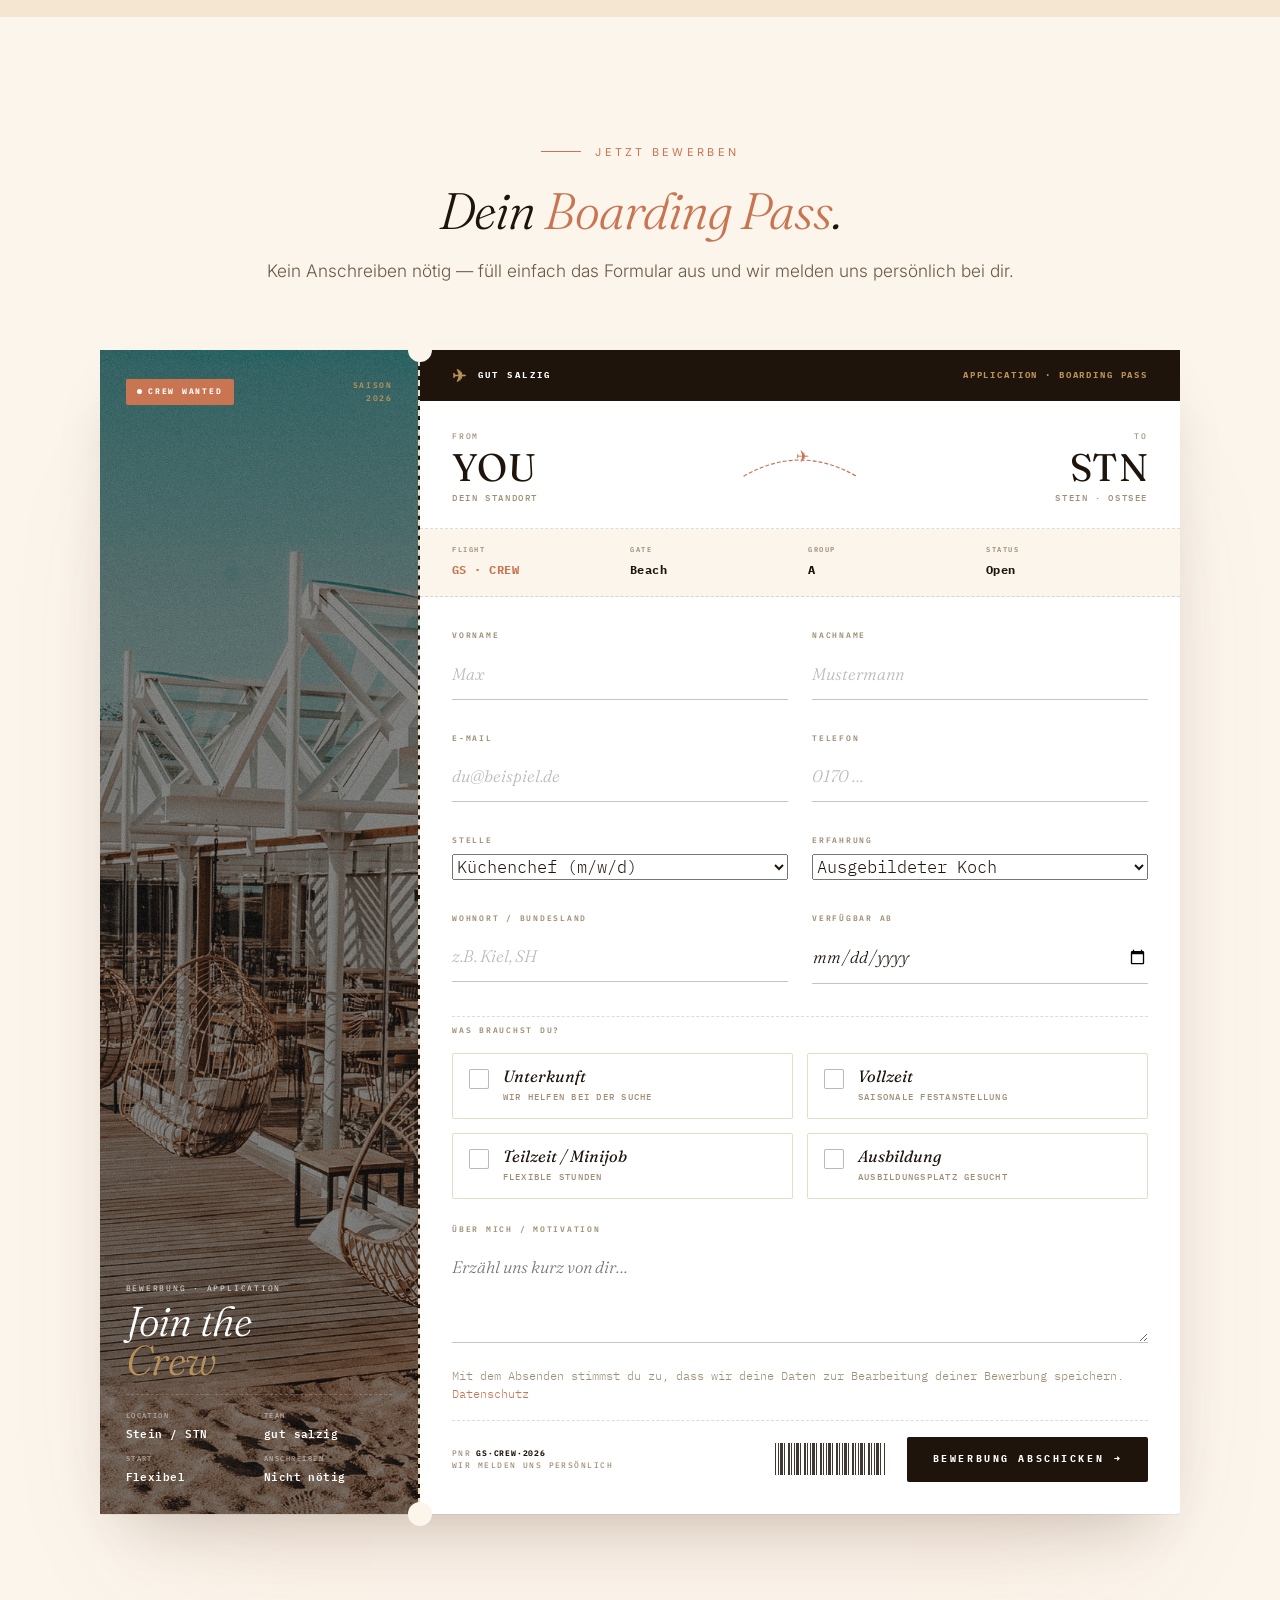
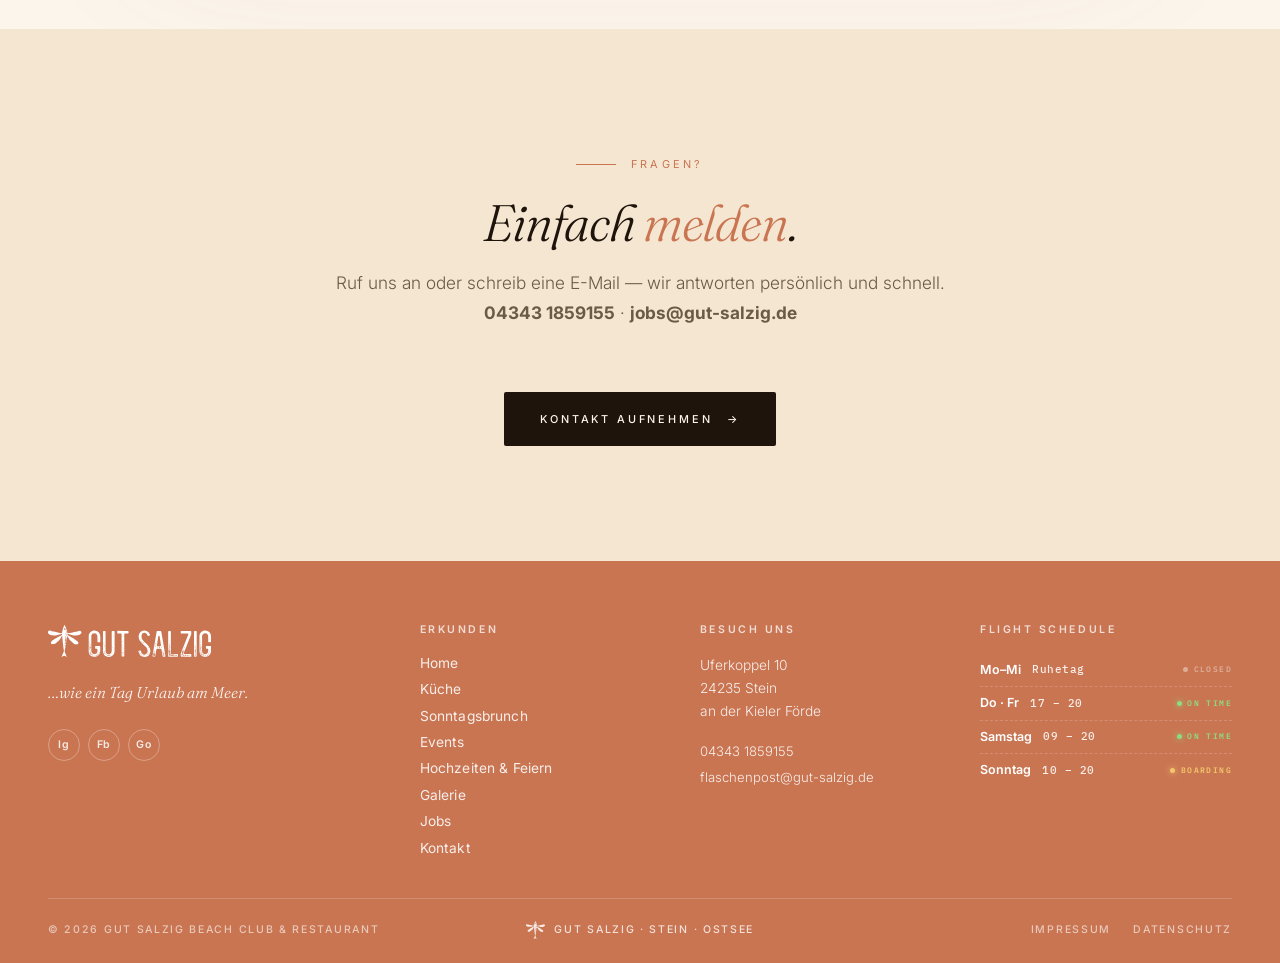
<file: prototype/jobs.html>
<!doctype html>
<html lang="de">
<head>
<meta charset="utf-8">
<meta name="viewport" content="width=device-width, initial-scale=1">
<title>Jobs & Karriere — gut salzig Beach Club & Restaurant · Ostsee</title>
<meta name="description" content="Werde Teil unserer Crew: Koch, Service, Event, Strand-Imbiss. Arbeite dort, wo andere Urlaub machen — direkt an der Ostsee in Stein.">
<meta name="theme-color" content="#FBF5EC">
<link rel="icon" type="image/svg+xml" href="assets/logo/icon-blk.svg">

<link rel="preconnect" href="https://fonts.googleapis.com">
<link rel="preconnect" href="https://fonts.gstatic.com" crossorigin>
<link href="https://fonts.googleapis.com/css2?family=Fraunces:ital,opsz,wght@0,9..144,300;0,9..144,400;0,9..144,500;1,9..144,300;1,9..144,400;1,9..144,500&family=Tangerine:wght@400;700&family=Inter:wght@300;400;500&family=IBM+Plex+Mono:wght@400;500;600&display=swap" rel="stylesheet">

<link rel="stylesheet" href="assets/css/style.css">
</head>
<body>

<header class="nav" id="nav">
  <div class="nav__inner">
    <a href="index.html" class="nav__brand" aria-label="gut salzig">
      <img src="assets/logo/logo2-wht.svg" alt="gut salzig" class="logo-wht">
      <img src="assets/logo/logo2-blk.svg" alt="" class="logo-blk" aria-hidden="true">
    </a>

    <nav class="nav__menu">
      <a href="index.html">Home</a>
      <a href="kueche.html">Küche</a>
      <a href="brunch.html">Brunch</a>
      <a href="events.html">Events</a>
      <a href="feiern.html">Feiern</a>
      <a href="galerie.html">Galerie</a>
      <a href="jobs.html">Jobs</a>
      <a href="kontakt.html">Kontakt</a>
    </nav>

    <div class="nav__right">
      <a href="tel:043431859155" class="nav__phone">04343 1859155</a>
      <a href="kontakt.html" class="nav__reserve">Reservieren</a>
      <button class="nav__burger" id="navBurger" aria-label="Menü öffnen">
        <span></span><span></span>
      </button>
    </div>
  </div>
</header>

<div class="menu" id="menu">
  <div class="menu__top">
    <div class="menu__brand">
      <img src="assets/logo/logo2-blk.svg" alt="gut salzig" style="height:44px;width:auto;">
    </div>
    <button class="menu__close" id="menuClose" aria-label="Menü schließen">×</button>
  </div>

  <div class="menu__grid">
    <ul class="menu__list">
      <li><a href="index.html"   data-num="01">Home</a></li>
      <li><a href="kueche.html"  data-num="02">Küche</a></li>
      <li><a href="brunch.html"  data-num="03">Brunch &amp; Frühstück</a></li>
      <li><a href="events.html"  data-num="04">Events</a></li>
      <li><a href="feiern.html"  data-num="05">Hochzeiten &amp; Feiern</a></li>
      <li><a href="galerie.html" data-num="06">Galerie</a></li>
      <li><a href="jobs.html"    data-num="07">Jobs &amp; Karriere</a></li>
      <li><a href="kontakt.html" data-num="08">Kontakt</a></li>
    </ul>

    <aside class="menu__aside">
      <h4>Besuch uns</h4>
      <p>Direkt an der Kieler Förde.<br>Uferkoppel 10, 24235 Stein</p>
      <div class="hours">
        <span><strong>Do–Fr</strong> 17 – 20 Uhr</span>
        <span><strong>Sa</strong> Frühstück ab 09 · bis 20 Uhr</span>
        <span><strong>So</strong> Brunch 10 – 14 · bis 20 Uhr</span>
      </div>
      <a href="tel:043431859155" class="link">04343 1859155 →</a>
    </aside>
  </div>

  <div class="menu__bottom">
    <span>© 2026 gut salzig</span>
    <div class="menu__social">
      <a href="#">Instagram</a>
      <a href="#">Facebook</a>
      <a href="#">Google</a>
    </div>
  </div>
</div>



<!-- HERO -->
<section class="subpage-hero">
  <div class="subpage-hero__media"><img src="assets/images/hero-3.jpg" alt="Beach Club im Sommer"></div>
  <div class="subpage-hero__content">
    <nav class="subpage-hero__breadcrumb">
      <a href="index.html">Home</a>
      <span class="sep">/</span>
      <span class="current">Jobs &amp; Karriere</span>
    </nav>
    <span class="subpage-hero__eyebrow">Crew Wanted · Saison 2026</span>
    <h1 class="subpage-hero__title">Werde Teil unserer <em>Crew</em>.</h1>
    <p class="subpage-hero__sub">Arbeite dort, wo andere Urlaub machen — direkt an der Ostsee im gut salzig Beach Club, Restaurant und Strand-Imbiss in Stein.</p>
  </div>
  <div class="subpage-hero__bar">
    <span>Stein · Ostsee · Schleswig-Holstein</span>
    <span class="subpage-hero__bar-flight">GS · CREW · 2026</span>
    <span>9 offene Stellen</span>
  </div>
</section>

<!-- Warum gut salzig? -->
<section class="subpage-section">
  <div class="wrap">
    <div class="page-head reveal">
      <span class="eyebrow">Warum gut salzig?</span>
      <h2>Nicht nur ein Job —<br>ein <em>Erlebnis</em>.</h2>
    </div>

    <div class="job-values reveal-stagger">
      <div class="job-value">
        <span class="job-value__icon">☀</span>
        <h3 class="job-value__title">Am Meer arbeiten</h3>
        <p class="job-value__desc">Nur 100 Meter vom naturbelassenen Strand — ein einzigartiger Ort, der täglich inspiriert.</p>
      </div>
      <div class="job-value">
        <span class="job-value__icon">✦</span>
        <h3 class="job-value__title">Besondere Location</h3>
        <p class="job-value__desc">Restaurant, Saal, Wintergarten und Strand-Imbiss — modern, warm und unverwechselbar.</p>
      </div>
      <div class="job-value">
        <span class="job-value__icon">♥</span>
        <h3 class="job-value__title">Echtes Team</h3>
        <p class="job-value__desc">Kein Ellenbogen-Denken. Bei uns arbeiten echte Menschen zusammen, die füreinander da sind.</p>
      </div>
      <div class="job-value">
        <span class="job-value__icon">◆</span>
        <h3 class="job-value__title">Vielfalt &amp; Zukunft</h3>
        <p class="job-value__desc">Frühstück, Brunch, Events, Hochzeiten, Imbiss — immer neue Facetten, immer neue Chancen.</p>
      </div>
    </div>
  </div>
</section>

<!-- Perks -->
<section class="subpage-section subpage-section--cream" style="padding-block: clamp(3rem, 5vw, 5rem);">
  <div class="wrap">
    <div class="page-head reveal" style="margin-bottom: 2rem;">
      <span class="eyebrow">Benefits</span>
      <h2>Was wir <em>bieten</em>.</h2>
    </div>
    <div class="perks reveal">
      <span class="perk"><span class="perk__icon">☀</span>100m zum Strand</span>
      <span class="perk"><span class="perk__icon">◉</span>Unterkunft inklusive</span>
      <span class="perk"><span class="perk__icon">✦</span>Moderne Profiküche</span>
      <span class="perk"><span class="perk__icon">♥</span>Verpflegung inklusive</span>
      <span class="perk"><span class="perk__icon">◆</span>Faire Löhne + Trinkgeld</span>
      <span class="perk"><span class="perk__icon">✎</span>Junges Team</span>
      <span class="perk"><span class="perk__icon">★</span>Flexible Schichten</span>
      <span class="perk"><span class="perk__icon">♪</span>Quereinsteiger willkommen</span>
    </div>
  </div>
</section>

<!-- Offene Stellen -->
<section class="subpage-section" id="stellen">
  <div class="wrap">
    <div class="page-head reveal">
      <span class="eyebrow">Offene Stellen</span>
      <h2>Unsere <em>Abflugtafel</em>.</h2>
      <p>Drei Bereiche, ein Team — such dir aus, wo du dich am wohlsten fühlst.</p>
    </div>

    <div class="job-tabs reveal">
      <button class="job-tab is-active">Alle</button>
      <button class="job-tab">Küche</button>
      <button class="job-tab">Service &amp; Events</button>
      <button class="job-tab">Strand-Imbiss</button>
    </div>

    <div class="job-cards reveal-stagger">

      <!-- KÜCHE -->
      <article class="job-card">
        <div class="job-card__photo"><img src="assets/images/job-kueche.jpg" alt="Küche"></div>
        <div class="job-card__header">
          <div class="job-card__brand"><span class="job-card__brand-icon">✈</span>GUT SALZIG</div>
          <span class="job-card__dept">Küche</span>
        </div>
        <div class="job-card__body">
          <div class="job-card__title-row">
            <h3 class="job-card__title"><em>Küchenchef</em> (m/w/d)</h3>
            <span class="job-card__badge">Vollzeit</span>
          </div>
          <p class="job-card__desc">Du leitest unsere Küche mit Leidenschaft und Überblick. Kreative norddeutsche Küche, frische Produkte aus der Region — du prägst unseren Geschmack.</p>
          <div class="job-card__meta">
            <div class="job-card__meta-item"><span class="job-card__meta-label">Location</span><span class="job-card__meta-value">Stein</span></div>
            <div class="job-card__meta-item"><span class="job-card__meta-label">Start</span><span class="job-card__meta-value">Saison 26</span></div>
            <div class="job-card__meta-item"><span class="job-card__meta-label">Wohnung</span><span class="job-card__meta-value">Inkl.</span></div>
          </div>
          <ul class="job-card__tasks">
            <li>Leitung &amp; Organisation des Küchenteams</li>
            <li>Entwicklung der Speise- &amp; Brunchkarte</li>
            <li>Wareneinkauf und Qualitätssicherung</li>
            <li>Vorbereitung für Events und Hochzeiten</li>
          </ul>
        </div>
        <div class="job-card__footer">
          <span class="job-card__code">GS · CHEF · 001</span>
          <button class="job-card__apply">Bewerben →</button>
        </div>
      </article>

      <article class="job-card">
        <div class="job-card__photo"><img src="assets/images/job-team-1.jpg" alt="Küchenhilfe"></div>
        <div class="job-card__header">
          <div class="job-card__brand"><span class="job-card__brand-icon">✈</span>GUT SALZIG</div>
          <span class="job-card__dept">Küche</span>
        </div>
        <div class="job-card__body">
          <div class="job-card__title-row">
            <h3 class="job-card__title">Koch / <em>Küchenhilfe</em> (m/w/d)</h3>
            <span class="job-card__badge">Voll-/Teilzeit</span>
          </div>
          <p class="job-card__desc">Ob ausgebildeter Koch oder motivierte Küchenhilfe — abwechslungsreiche Arbeit in einer modernen Profiküche direkt am Meer.</p>
          <div class="job-card__meta">
            <div class="job-card__meta-item"><span class="job-card__meta-label">Location</span><span class="job-card__meta-value">Stein</span></div>
            <div class="job-card__meta-item"><span class="job-card__meta-label">Start</span><span class="job-card__meta-value">Saison 26</span></div>
            <div class="job-card__meta-item"><span class="job-card__meta-label">Küche</span><span class="job-card__meta-value">Brandneu</span></div>
          </div>
          <ul class="job-card__tasks">
            <li>Zubereitung der Tages- und Buffetspeisen</li>
            <li>Unterstützung bei Frühstück &amp; Brunch</li>
            <li>Küchenvorbereitung für Veranstaltungen</li>
          </ul>
        </div>
        <div class="job-card__footer">
          <span class="job-card__code">GS · COOK · 002</span>
          <button class="job-card__apply">Bewerben →</button>
        </div>
      </article>

      <!-- SERVICE & EVENTS -->
      <article class="job-card">
        <div class="job-card__photo"><img src="assets/images/job-service.jpg" alt="Service"></div>
        <div class="job-card__header">
          <div class="job-card__brand"><span class="job-card__brand-icon">✈</span>GUT SALZIG</div>
          <span class="job-card__dept">Service</span>
        </div>
        <div class="job-card__body">
          <div class="job-card__title-row">
            <h3 class="job-card__title"><em>Servicekraft</em> (m/w/d)</h3>
            <span class="job-card__badge">Voll-/Teilzeit</span>
          </div>
          <p class="job-card__desc">Du bist das Herzstück unseres Restaurants. Mit echtem Gastgeber-Herz verwöhnst du unsere Gäste vom Frühstücksbuffet bis zum Dinner.</p>
          <div class="job-card__meta">
            <div class="job-card__meta-item"><span class="job-card__meta-label">Location</span><span class="job-card__meta-value">Stein</span></div>
            <div class="job-card__meta-item"><span class="job-card__meta-label">Bereich</span><span class="job-card__meta-value">Restaurant</span></div>
            <div class="job-card__meta-item"><span class="job-card__meta-label">Tipp</span><span class="job-card__meta-value">+ Trinkgeld</span></div>
          </div>
          <ul class="job-card__tasks">
            <li>Gästebetreuung à la carte &amp; Buffet</li>
            <li>Beratung zur Speise- &amp; Getränkekarte</li>
            <li>Mise en Place und Tischservice</li>
          </ul>
        </div>
        <div class="job-card__footer">
          <span class="job-card__code">GS · SERV · 003</span>
          <button class="job-card__apply">Bewerben →</button>
        </div>
      </article>

      <article class="job-card">
        <div class="job-card__photo"><img src="assets/images/job-team-2.jpg" alt="Events"></div>
        <div class="job-card__header">
          <div class="job-card__brand"><span class="job-card__brand-icon">✈</span>GUT SALZIG</div>
          <span class="job-card__dept">Events</span>
        </div>
        <div class="job-card__body">
          <div class="job-card__title-row">
            <h3 class="job-card__title"><em>Eventservice</em> / Hochzeiten</h3>
            <span class="job-card__badge">Teilzeit</span>
          </div>
          <p class="job-card__desc">Unser Saal mit 280 Hängelampen ist die Bühne für unvergessliche Hochzeiten und Events. Sei dabei und mach besondere Momente möglich!</p>
          <div class="job-card__meta">
            <div class="job-card__meta-item"><span class="job-card__meta-label">Location</span><span class="job-card__meta-value">Saal</span></div>
            <div class="job-card__meta-item"><span class="job-card__meta-label">Typ</span><span class="job-card__meta-value">Hochzeiten</span></div>
            <div class="job-card__meta-item"><span class="job-card__meta-label">Schicht</span><span class="job-card__meta-value">Flexibel</span></div>
          </div>
          <ul class="job-card__tasks">
            <li>Auf- und Abbau von Veranstaltungen</li>
            <li>Gästebetreuung bei Hochzeiten &amp; Feiern</li>
            <li>Getränke- und Buffetservice</li>
          </ul>
        </div>
        <div class="job-card__footer">
          <span class="job-card__code">GS · EVNT · 004</span>
          <button class="job-card__apply">Bewerben →</button>
        </div>
      </article>

      <article class="job-card">
        <div class="job-card__photo"><img src="assets/images/job-team-3.jpg" alt="Frühstück"></div>
        <div class="job-card__header">
          <div class="job-card__brand"><span class="job-card__brand-icon">✈</span>GUT SALZIG</div>
          <span class="job-card__dept">Service</span>
        </div>
        <div class="job-card__body">
          <div class="job-card__title-row">
            <h3 class="job-card__title"><em>Frühstücksteam</em> (m/w/d)</h3>
            <span class="job-card__badge">Sa &amp; So</span>
          </div>
          <p class="job-card__desc">Unser Frühstücksbuffet &amp; Brunch sind jede Woche ausgebucht. Wir brauchen herzliche Menschen für traumhafte Morgen am Meer.</p>
          <div class="job-card__meta">
            <div class="job-card__meta-item"><span class="job-card__meta-label">Zeiten</span><span class="job-card__meta-value">Ab 09:00</span></div>
            <div class="job-card__meta-item"><span class="job-card__meta-label">Tage</span><span class="job-card__meta-value">Sa &amp; So</span></div>
            <div class="job-card__meta-item"><span class="job-card__meta-label">Typ</span><span class="job-card__meta-value">Minijob OK</span></div>
          </div>
          <ul class="job-card__tasks">
            <li>Aufbau und Betreuung des Frühstücksbuffets</li>
            <li>Gästeempfang und Tischservice</li>
            <li>Brunchbetreuung &amp; Buffetauffüllung</li>
          </ul>
        </div>
        <div class="job-card__footer">
          <span class="job-card__code">GS · BRCH · 005</span>
          <button class="job-card__apply">Bewerben →</button>
        </div>
      </article>

      <!-- STRAND-IMBISS -->
      <article class="job-card">
        <div class="job-card__photo"><img src="assets/images/job-imbiss.jpg" alt="Imbiss"></div>
        <div class="job-card__header">
          <div class="job-card__brand"><span class="job-card__brand-icon">✈</span>GUT SALZIG</div>
          <span class="job-card__dept">Imbiss</span>
        </div>
        <div class="job-card__body">
          <div class="job-card__title-row">
            <h3 class="job-card__title">Koch im <em>Imbiss</em></h3>
            <span class="job-card__badge">Saison</span>
          </div>
          <p class="job-card__desc">Du beherrschst den Grill, weißt wann ein Burger perfekt ist und hältst die Küche am Laufen — von Pommes bis Grillspezialitäten.</p>
          <div class="job-card__meta">
            <div class="job-card__meta-item"><span class="job-card__meta-label">Location</span><span class="job-card__meta-value">Strand</span></div>
            <div class="job-card__meta-item"><span class="job-card__meta-label">Vibe</span><span class="job-card__meta-value">Locker</span></div>
            <div class="job-card__meta-item"><span class="job-card__meta-label">Essen</span><span class="job-card__meta-value">Inkl.</span></div>
          </div>
          <ul class="job-card__tasks">
            <li>Burger, Pommes &amp; Grillspezialitäten</li>
            <li>Mise en place &amp; Toppings vorbereiten</li>
            <li>Grillstation &amp; Küche sauber halten</li>
          </ul>
        </div>
        <div class="job-card__footer">
          <span class="job-card__code">GS · GRIL · 006</span>
          <button class="job-card__apply">Bewerben →</button>
        </div>
      </article>

      <article class="job-card">
        <div class="job-card__photo"><img src="assets/images/job-team-4.jpg" alt="Verkauf"></div>
        <div class="job-card__header">
          <div class="job-card__brand"><span class="job-card__brand-icon">✈</span>GUT SALZIG</div>
          <span class="job-card__dept">Imbiss</span>
        </div>
        <div class="job-card__body">
          <div class="job-card__title-row">
            <h3 class="job-card__title">Verkauf &amp; <em>Kasse</em></h3>
            <span class="job-card__badge">Saison</span>
          </div>
          <p class="job-card__desc">Du bist das freundliche Gesicht am Tresen — schnell, herzlich, zuverlässig. Unsere Strandgäste lieben dich dafür.</p>
          <div class="job-card__meta">
            <div class="job-card__meta-item"><span class="job-card__meta-label">Location</span><span class="job-card__meta-value">Strand</span></div>
            <div class="job-card__meta-item"><span class="job-card__meta-label">Typ</span><span class="job-card__meta-value">Auch Mini</span></div>
            <div class="job-card__meta-item"><span class="job-card__meta-label">Tipp</span><span class="job-card__meta-value">+ Trinkgeld</span></div>
          </div>
          <ul class="job-card__tasks">
            <li>Bestellungen aufnehmen &amp; weiterleiten</li>
            <li>Kassieren (bar &amp; Karte)</li>
            <li>Ausgabe und Verpackung der Speisen</li>
          </ul>
        </div>
        <div class="job-card__footer">
          <span class="job-card__code">GS · KASS · 007</span>
          <button class="job-card__apply">Bewerben →</button>
        </div>
      </article>

      <!-- INITIATIV -->
      <article class="job-card" style="border-style: dashed;">
        <div class="job-card__photo"><img src="assets/images/job-team-5.jpg" alt="Team"></div>
        <div class="job-card__header" style="background: var(--accent);">
          <div class="job-card__brand"><span class="job-card__brand-icon" style="color:#fff;">✈</span>GUT SALZIG</div>
          <span class="job-card__dept" style="color:#fff;">Open</span>
        </div>
        <div class="job-card__body">
          <div class="job-card__title-row">
            <h3 class="job-card__title"><em>Initiativ</em>bewerbung</h3>
            <span class="job-card__badge">Jederzeit</span>
          </div>
          <p class="job-card__desc">Nichts Passendes dabei? Schick uns deine Initiativbewerbung — wir sind offen für echte Talente, die zu uns passen. Kein Anschreiben nötig.</p>
          <div class="job-card__meta">
            <div class="job-card__meta-item"><span class="job-card__meta-label">Bereich</span><span class="job-card__meta-value">Offen</span></div>
            <div class="job-card__meta-item"><span class="job-card__meta-label">Start</span><span class="job-card__meta-value">Flexibel</span></div>
            <div class="job-card__meta-item"><span class="job-card__meta-label">Typ</span><span class="job-card__meta-value">Alle</span></div>
          </div>
        </div>
        <div class="job-card__footer">
          <span class="job-card__code">GS · INIT · 000</span>
          <button class="job-card__apply">Bewerben →</button>
        </div>
      </article>
    </div>
  </div>
</section>

<!-- Freizeit / After Work -->
<section class="subpage-section subpage-section--cream">
  <div class="wrap">
    <div class="page-head reveal">
      <span class="eyebrow">Nach Feierabend</span>
      <h2>Dein Leben in <em>Stein</em>.</h2>
      <p>Was machst du, wenn die Schicht vorbei ist? Stein an der Ostsee bietet mehr als nur Arbeit.</p>
    </div>
    <div class="lifestyle-grid reveal-stagger">
      <div class="lifestyle-card">
        <img src="assets/images/life-kite.jpg" alt="Kiten">
        <div class="lifestyle-card__body">
          <h3 class="lifestyle-card__title">Kiten &amp; <em>Windsurfen</em></h3>
          <p class="lifestyle-card__desc">Wind &amp; Wellen vor der Tür</p>
        </div>
      </div>
      <div class="lifestyle-card">
        <img src="assets/images/life-sailing.jpg" alt="Segeln">
        <div class="lifestyle-card__body">
          <h3 class="lifestyle-card__title"><em>Segeln</em> am Hafen</h3>
          <p class="lifestyle-card__desc">Kieler Förde entdecken</p>
        </div>
      </div>
      <div class="lifestyle-card">
        <img src="assets/images/life-swim.jpg" alt="Schwimmen">
        <div class="lifestyle-card__body">
          <h3 class="lifestyle-card__title">Schwimmen &amp; <em>Baden</em></h3>
          <p class="lifestyle-card__desc">Naturstrand in 2 Minuten</p>
        </div>
      </div>
      <div class="lifestyle-card">
        <img src="assets/images/life-surf.jpg" alt="Surfen">
        <div class="lifestyle-card__body">
          <h3 class="lifestyle-card__title"><em>Surf</em>schule</h3>
          <p class="lifestyle-card__desc">Wellenreiten lernen</p>
        </div>
      </div>
      <div class="lifestyle-card">
        <img src="assets/images/life-golf.jpg" alt="Golf">
        <div class="lifestyle-card__body">
          <h3 class="lifestyle-card__title"><em>Golf</em> spielen</h3>
          <p class="lifestyle-card__desc">10 Minuten entfernt</p>
        </div>
      </div>
      <div class="lifestyle-card">
        <img src="assets/images/life-bike.jpg" alt="Radfahren">
        <div class="lifestyle-card__body">
          <h3 class="lifestyle-card__title"><em>Radfahren</em></h3>
          <p class="lifestyle-card__desc">Ostseeküsten-Radweg</p>
        </div>
      </div>
      <div class="lifestyle-card">
        <img src="assets/images/life-sauna.jpg" alt="Strandsauna">
        <div class="lifestyle-card__body">
          <h3 class="lifestyle-card__title">Strand-<em>sauna</em></h3>
          <p class="lifestyle-card__desc">Schwitzen mit Meerblick</p>
        </div>
      </div>
      <div class="lifestyle-card">
        <img src="assets/images/life-nature.jpg" alt="Natur">
        <div class="lifestyle-card__body">
          <h3 class="lifestyle-card__title">Natur &amp; <em>Erholung</em></h3>
          <p class="lifestyle-card__desc">Entschleunigung pur</p>
        </div>
      </div>
    </div>
  </div>
</section>

<!-- Bewerbungsformular als Boarding Pass -->
<section class="subpage-section" id="bewerbung">
  <div class="wrap">
    <div class="page-head reveal">
      <span class="eyebrow">Jetzt bewerben</span>
      <h2>Dein <em>Boarding Pass</em>.</h2>
      <p>Kein Anschreiben nötig — füll einfach das Formular aus und wir melden uns persönlich bei dir.</p>
    </div>

    <form class="newsletter-pass reveal" onsubmit="event.preventDefault(); alert('Herzlichen Dank! Deine Bewerbung ist angekommen — wir melden uns persönlich bei dir.');" style="max-width:1080px; margin-inline:auto;">

      <div class="newsletter-pass__photo">
        <img src="assets/images/hero-3.jpg" alt="Beach Club gut salzig">
        <div class="newsletter-pass__photo-overlay">
          <div class="newsletter-pass__photo-top">
            <span class="newsletter-pass__photo-badge">Crew Wanted</span>
            <span class="newsletter-pass__photo-issue">Saison<br>2026</span>
          </div>
          <div class="newsletter-pass__photo-bottom">
            <span class="newsletter-pass__photo-eyebrow">Bewerbung · Application</span>
            <h3 class="newsletter-pass__photo-title">Join the<br><em>Crew</em></h3>
            <dl class="newsletter-pass__photo-meta">
              <div><dt>Location</dt><dd>Stein / STN</dd></div>
              <div><dt>Team</dt><dd>gut salzig</dd></div>
              <div><dt>Start</dt><dd>Flexibel</dd></div>
              <div><dt>Anschreiben</dt><dd>Nicht nötig</dd></div>
            </dl>
          </div>
        </div>
      </div>

      <div class="newsletter-pass__main">
        <div class="newsletter-pass__header">
          <div class="newsletter-pass__brand">
            <span class="newsletter-pass__brand-icon">✈</span>
            <span class="newsletter-pass__brand-name">GUT SALZIG</span>
          </div>
          <span class="newsletter-pass__class">Application · Boarding Pass</span>
        </div>

        <div class="newsletter-pass__route">
          <div class="newsletter-pass__route-item">
            <span class="newsletter-pass__route-label">From</span>
            <span class="newsletter-pass__iata">YOU</span>
            <span class="newsletter-pass__city">Dein Standort</span>
          </div>
          <div class="newsletter-pass__arc">
            <svg viewBox="0 0 120 36" preserveAspectRatio="none">
              <path d="M 4 26 Q 60 -6 116 26"/>
              <text x="56" y="12">✈</text>
            </svg>
          </div>
          <div class="newsletter-pass__route-item newsletter-pass__route-item--to">
            <span class="newsletter-pass__route-label">To</span>
            <span class="newsletter-pass__iata">STN</span>
            <span class="newsletter-pass__city">Stein · Ostsee</span>
          </div>
        </div>

        <div class="newsletter-pass__boarding">
          <div class="newsletter-pass__boarding-item">
            <span class="newsletter-pass__boarding-label">Flight</span>
            <span class="newsletter-pass__boarding-value newsletter-pass__boarding-value--accent">GS · CREW</span>
          </div>
          <div class="newsletter-pass__boarding-item">
            <span class="newsletter-pass__boarding-label">Gate</span>
            <span class="newsletter-pass__boarding-value">Beach</span>
          </div>
          <div class="newsletter-pass__boarding-item">
            <span class="newsletter-pass__boarding-label">Group</span>
            <span class="newsletter-pass__boarding-value">A</span>
          </div>
          <div class="newsletter-pass__boarding-item">
            <span class="newsletter-pass__boarding-label">Status</span>
            <span class="newsletter-pass__boarding-value">Open</span>
          </div>
        </div>

        <div class="newsletter-pass__body">
          <div class="newsletter-pass__row">
            <div class="newsletter-pass__field">
              <label for="app-vorname">Vorname</label>
              <input id="app-vorname" type="text" placeholder="Max" required>
            </div>
            <div class="newsletter-pass__field">
              <label for="app-nachname">Nachname</label>
              <input id="app-nachname" type="text" placeholder="Mustermann" required>
            </div>
          </div>
          <div class="newsletter-pass__row">
            <div class="newsletter-pass__field">
              <label for="app-email">E-Mail</label>
              <input id="app-email" type="email" placeholder="du@beispiel.de" required>
            </div>
            <div class="newsletter-pass__field">
              <label for="app-tel">Telefon</label>
              <input id="app-tel" type="tel" placeholder="0170 …">
            </div>
          </div>
          <div class="newsletter-pass__row">
            <div class="newsletter-pass__field">
              <label for="app-stelle">Stelle</label>
              <select id="app-stelle">
                <option>Küchenchef (m/w/d)</option>
                <option>Koch / Küchenhilfe</option>
                <option>Servicekraft</option>
                <option>Eventservice / Hochzeiten</option>
                <option>Frühstücksteam</option>
                <option>Koch im Imbiss</option>
                <option>Verkauf &amp; Kasse</option>
                <option>Initiativbewerbung</option>
              </select>
            </div>
            <div class="newsletter-pass__field">
              <label for="app-erfahrung">Erfahrung</label>
              <select id="app-erfahrung">
                <option>Ausgebildeter Koch</option>
                <option>Koch mit Berufserfahrung</option>
                <option>Küchenchef / Sous-Chef</option>
                <option>Serviceerfahrung</option>
                <option>Quereinsteiger mit Erfahrung</option>
                <option>Ohne Erfahrung / Neueinsteiger</option>
              </select>
            </div>
          </div>
          <div class="newsletter-pass__row">
            <div class="newsletter-pass__field">
              <label for="app-ort">Wohnort / Bundesland</label>
              <input id="app-ort" type="text" placeholder="z.B. Kiel, SH">
            </div>
            <div class="newsletter-pass__field">
              <label for="app-start">Verfügbar ab</label>
              <input id="app-start" type="date">
            </div>
          </div>

          <span class="newsletter-pass__topics-label">Was brauchst du?</span>
          <div class="newsletter-pass__topics" style="margin-bottom: 1.5rem;">
            <label class="topic">
              <input type="checkbox" name="needs" value="unterkunft">
              <span class="topic__check"></span>
              <span class="topic__label">
                <span class="topic__title">Unterkunft</span>
                <span class="topic__desc">Wir helfen bei der Suche</span>
              </span>
            </label>
            <label class="topic">
              <input type="checkbox" name="needs" value="vollzeit">
              <span class="topic__check"></span>
              <span class="topic__label">
                <span class="topic__title">Vollzeit</span>
                <span class="topic__desc">Saisonale Festanstellung</span>
              </span>
            </label>
            <label class="topic">
              <input type="checkbox" name="needs" value="teilzeit">
              <span class="topic__check"></span>
              <span class="topic__label">
                <span class="topic__title">Teilzeit / Minijob</span>
                <span class="topic__desc">Flexible Stunden</span>
              </span>
            </label>
            <label class="topic">
              <input type="checkbox" name="needs" value="ausbildung">
              <span class="topic__check"></span>
              <span class="topic__label">
                <span class="topic__title">Ausbildung</span>
                <span class="topic__desc">Ausbildungsplatz gesucht</span>
              </span>
            </label>
          </div>

          <div class="newsletter-pass__field" style="margin-bottom: 1.5rem;">
            <label for="app-motivation">Über mich / Motivation</label>
            <textarea id="app-motivation" style="min-height:100px; background:transparent; border:0; border-bottom:1px solid rgba(31,20,12,0.25); padding:0.65rem 0; font-family:var(--ff-display); font-style:italic; font-weight:300; font-size:1.05rem; color:var(--ink); resize:vertical;" placeholder="Erzähl uns kurz von dir…"></textarea>
          </div>

          <p style="font-size:0.72rem; color:var(--ink-mute); line-height:1.6; margin-bottom:1rem;">
            Mit dem Absenden stimmst du zu, dass wir deine Daten zur Bearbeitung deiner Bewerbung speichern.
            <a href="datenschutz.html" style="color:var(--accent);">Datenschutz</a>
          </p>

          <div class="newsletter-pass__footer">
            <span class="newsletter-pass__pnr">PNR<strong>GS·CREW·2026</strong><br>Wir melden uns persönlich</span>
            <div class="newsletter-pass__barcode" aria-hidden="true"></div>
            <button type="submit" class="newsletter-pass__submit">Bewerbung abschicken <span class="arrow">→</span></button>
          </div>
        </div>
      </div>
    </form>
  </div>
</section>

<!-- Kontakt -->
<section class="subpage-section subpage-section--cream">
  <div class="wrap" style="text-align: center;">
    <div class="page-head reveal">
      <span class="eyebrow">Fragen?</span>
      <h2>Einfach <em>melden</em>.</h2>
      <p>Ruf uns an oder schreib eine E-Mail — wir antworten persönlich und schnell.<br>
      <strong>04343 1859155</strong> · <strong>jobs@gut-salzig.de</strong></p>
    </div>
    <a href="kontakt.html" class="btn btn--primary">Kontakt aufnehmen <span class="arrow">→</span></a>
  </div>
</section>


<footer class="footer">
  <div class="wrap-wide">
    <div class="footer__main">

      <div class="footer__col footer__col--brand">
        <a href="index.html" class="footer__brand">
          <img src="assets/logo/logo2-wht.svg" alt="gut salzig">
        </a>
        <p class="footer__tagline">…wie ein Tag Urlaub am Meer.</p>
        <div class="footer__social">
          <a href="#" aria-label="Instagram">Ig</a>
          <a href="#" aria-label="Facebook">Fb</a>
          <a href="#" aria-label="Google Reviews">Go</a>
        </div>
      </div>

      <div class="footer__col">
        <h4 class="footer__heading">Erkunden</h4>
        <nav class="footer__nav-list">
          <a href="index.html">Home</a>
          <a href="kueche.html">Küche</a>
          <a href="brunch.html">Sonntagsbrunch</a>
          <a href="events.html">Events</a>
          <a href="feiern.html">Hochzeiten &amp; Feiern</a>
          <a href="galerie.html">Galerie</a>
          <a href="jobs.html">Jobs</a>
          <a href="kontakt.html">Kontakt</a>
        </nav>
      </div>

      <div class="footer__col">
        <h4 class="footer__heading">Besuch uns</h4>
        <address class="footer__address">
          Uferkoppel 10<br>
          24235 Stein<br>
          an der Kieler Förde
        </address>
        <a href="tel:043431859155" class="footer__contact">04343 1859155</a>
        <a href="mailto:flaschenpost@gut-salzig.de" class="footer__contact">flaschenpost@gut-salzig.de</a>
      </div>

      <div class="footer__col">
        <h4 class="footer__heading">Flight Schedule</h4>
        <div class="flight-schedule">
          <div class="flight-schedule__row">
            <span class="flight-schedule__day">Mo–Mi</span>
            <span>Ruhetag</span>
            <span class="flight-schedule__status flight-schedule__status--closed">Closed</span>
          </div>
          <div class="flight-schedule__row">
            <span class="flight-schedule__day">Do · Fr</span>
            <span>17 – 20</span>
            <span class="flight-schedule__status flight-schedule__status--ontime">On&nbsp;Time</span>
          </div>
          <div class="flight-schedule__row">
            <span class="flight-schedule__day">Samstag</span>
            <span>09 – 20</span>
            <span class="flight-schedule__status flight-schedule__status--ontime">On&nbsp;Time</span>
          </div>
          <div class="flight-schedule__row">
            <span class="flight-schedule__day">Sonntag</span>
            <span>10 – 20</span>
            <span class="flight-schedule__status flight-schedule__status--boarding">Boarding</span>
          </div>
        </div>
      </div>

    </div>

    <div class="footer__bottom">
      <span>© 2026 gut salzig Beach Club &amp; Restaurant</span>
      <span class="footer__bottom-mark">
        <img src="assets/logo/icon-wht.svg" alt="" aria-hidden="true">
        <span>gut salzig · Stein · Ostsee</span>
      </span>
      <div class="footer__legal">
        <a href="impressum.html">Impressum</a>
        <a href="datenschutz.html">Datenschutz</a>
      </div>
    </div>
  </div>
</footer>

<button class="sound-toggle" id="soundToggle" aria-label="Boarding-Sound abspielen">
  <span class="sound-toggle__ring" aria-hidden="true"></span>
  <svg viewBox="0 0 24 24"><path d="M3 9v6h4l5 5V4L7 9H3zm13.5 3c0-1.77-1.02-3.29-2.5-4.03v8.05c1.48-.73 2.5-2.25 2.5-4.02zM14 3.23v2.06c2.89.86 5 3.54 5 6.71s-2.11 5.85-5 6.71v2.06c4.01-.91 7-4.49 7-8.77s-2.99-7.86-7-8.77z"/></svg>
</button>

<aside class="cockpit" id="cockpit" aria-label="Wetter an der Kieler Förde">
  <span class="cockpit__dot"></span>
  <div class="cockpit__label">Cockpit<br>Förde</div>
  <div class="cockpit__divider"></div>
  <div class="cockpit__data">
    <span class="cockpit__temp" id="cockpitTemp">19°</span>
    <span class="cockpit__meta" id="cockpitMeta">Sonne · Wind 12 kn</span>
  </div>
  <button class="cockpit__close" id="cockpitClose" aria-label="Cockpit-Widget schließen">×</button>
</aside>

<script src="assets/js/main.js"></script>


</body>
</html>
</file>
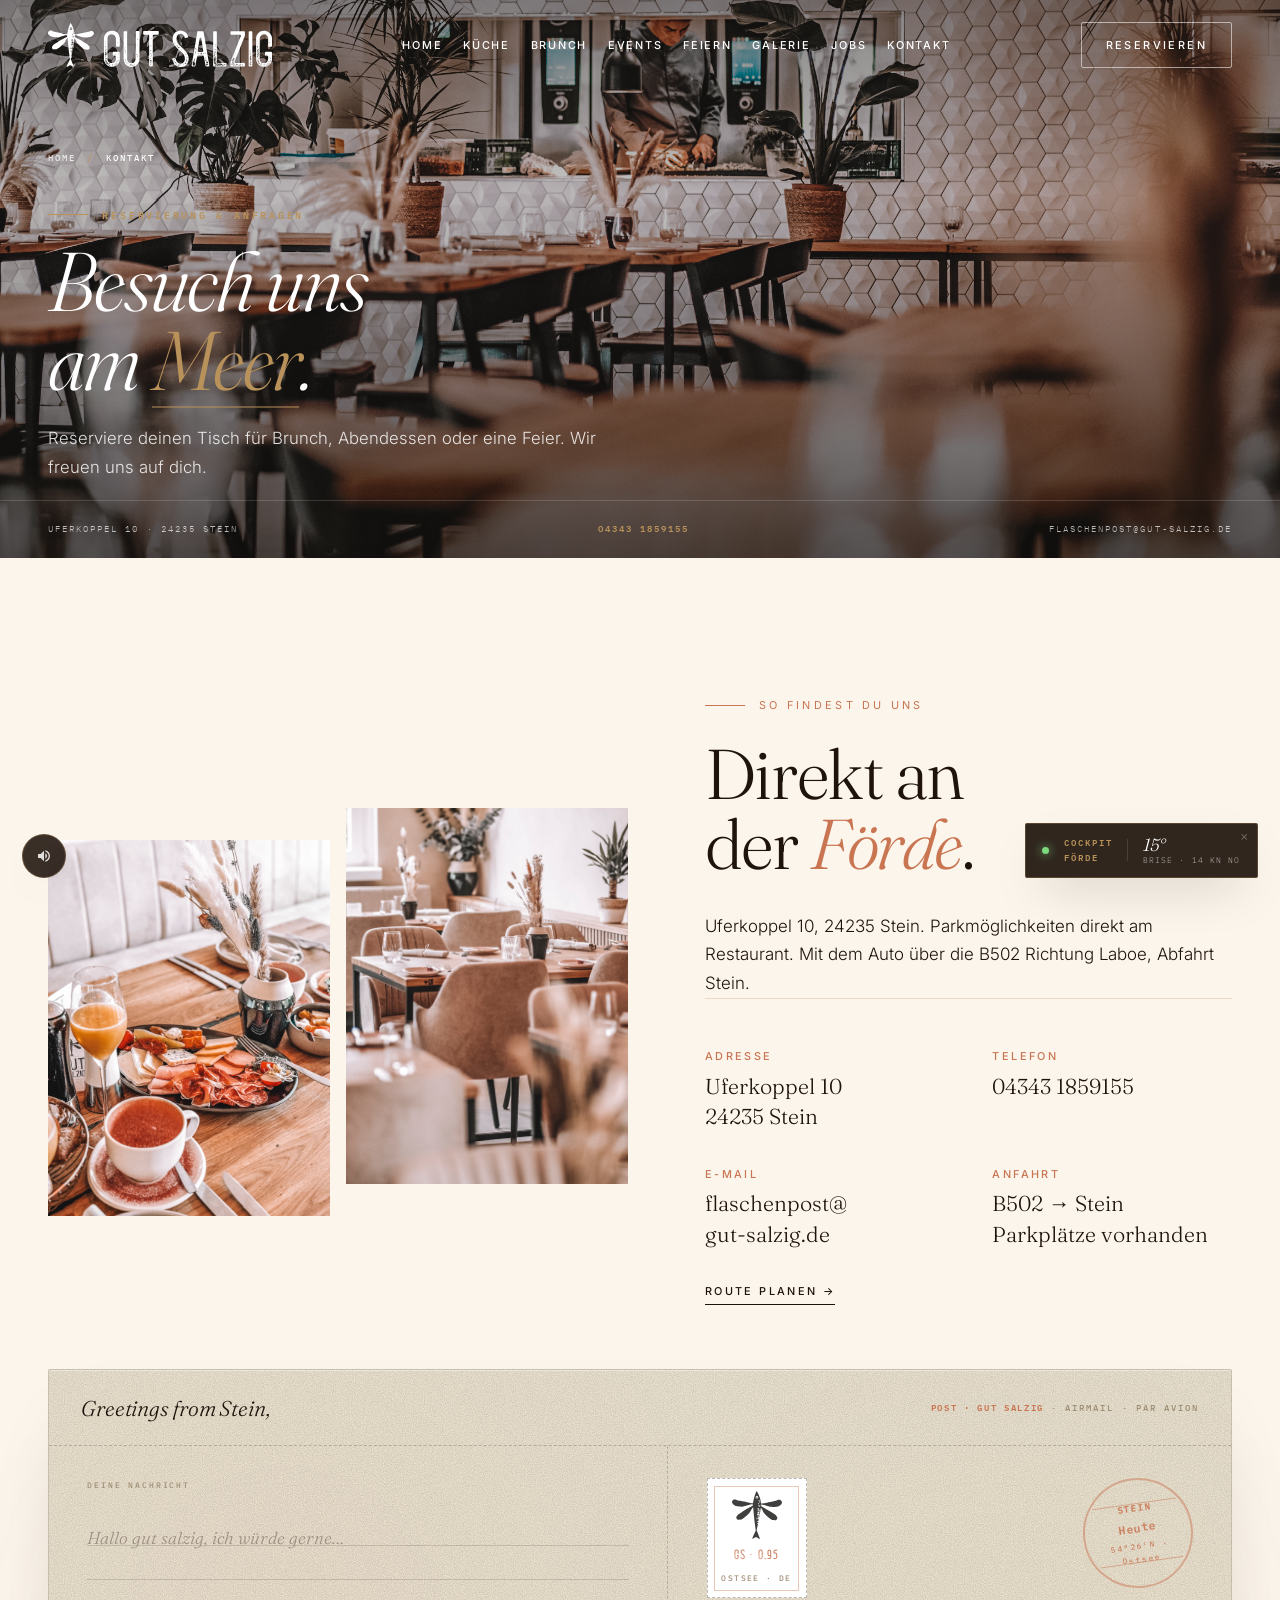
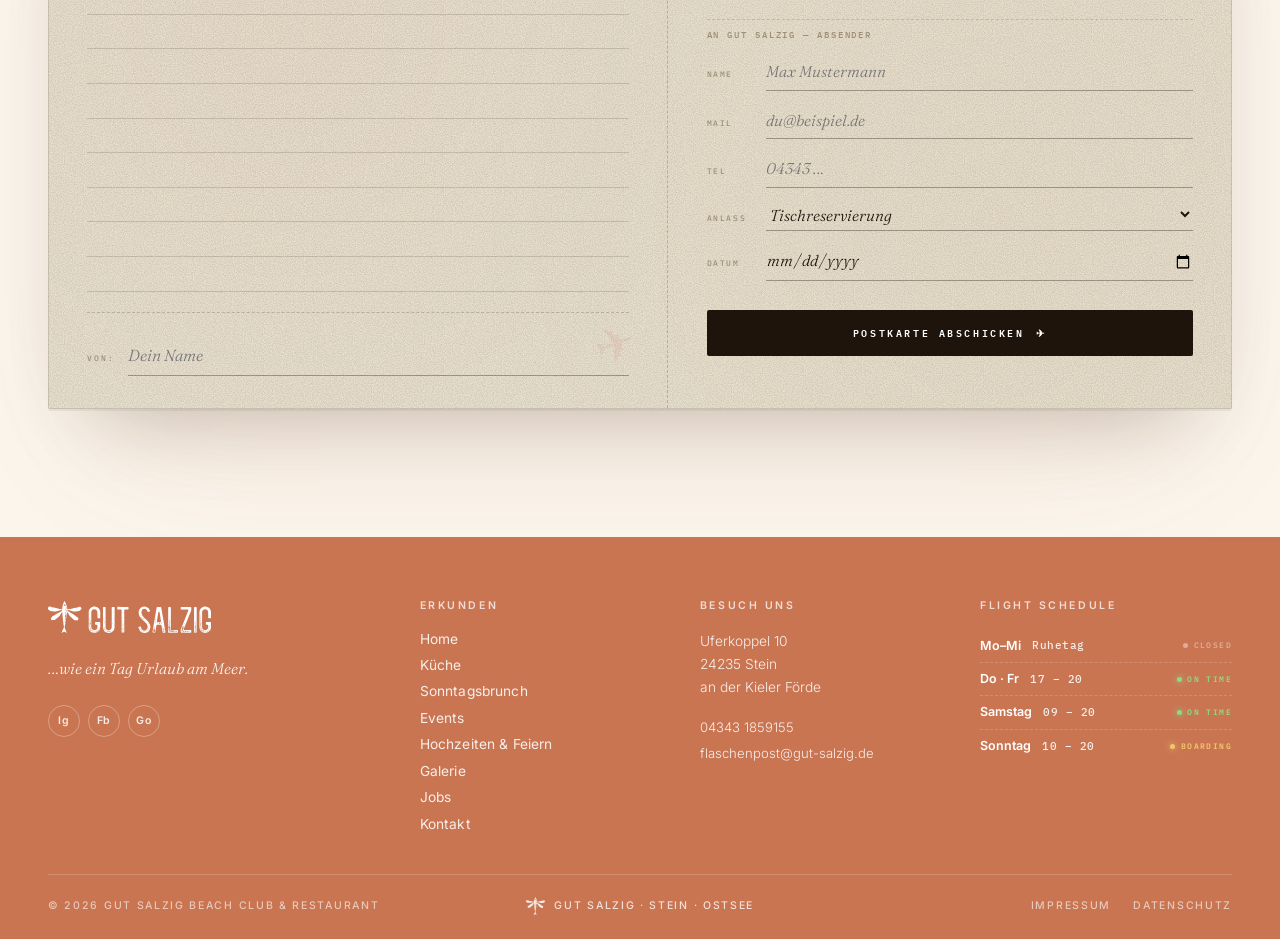
<file: prototype/kontakt.html>
<!doctype html>
<html lang="de">
<head>
<meta charset="utf-8">
<meta name="viewport" content="width=device-width, initial-scale=1">
<title>Kontakt & Reservierung — gut salzig · Stein an der Ostsee</title>
<meta name="description" content="Reserviere deinen Tisch, plane deine Feier oder schick uns eine Postkarte. gut salzig, Uferkoppel 10, 24235 Stein.">
<meta name="theme-color" content="#FBF5EC">
<link rel="icon" type="image/svg+xml" href="assets/logo/icon-blk.svg">

<link rel="preconnect" href="https://fonts.googleapis.com">
<link rel="preconnect" href="https://fonts.gstatic.com" crossorigin>
<link href="https://fonts.googleapis.com/css2?family=Fraunces:ital,opsz,wght@0,9..144,300;0,9..144,400;0,9..144,500;1,9..144,300;1,9..144,400;1,9..144,500&family=Tangerine:wght@400;700&family=Inter:wght@300;400;500&family=IBM+Plex+Mono:wght@400;500;600&display=swap" rel="stylesheet">

<link rel="stylesheet" href="assets/css/style.css">
</head>
<body>

<header class="nav" id="nav">
  <div class="nav__inner">
    <a href="index.html" class="nav__brand" aria-label="gut salzig">
      <img src="assets/logo/logo2-wht.svg" alt="gut salzig" class="logo-wht">
      <img src="assets/logo/logo2-blk.svg" alt="" class="logo-blk" aria-hidden="true">
    </a>

    <nav class="nav__menu">
      <a href="index.html">Home</a>
      <a href="kueche.html">Küche</a>
      <a href="brunch.html">Brunch</a>
      <a href="events.html">Events</a>
      <a href="feiern.html">Feiern</a>
      <a href="galerie.html">Galerie</a>
      <a href="jobs.html">Jobs</a>
      <a href="kontakt.html">Kontakt</a>
    </nav>

    <div class="nav__right">
      <a href="tel:043431859155" class="nav__phone">04343 1859155</a>
      <a href="kontakt.html" class="nav__reserve">Reservieren</a>
      <button class="nav__burger" id="navBurger" aria-label="Menü öffnen">
        <span></span><span></span>
      </button>
    </div>
  </div>
</header>

<div class="menu" id="menu">
  <div class="menu__top">
    <div class="menu__brand">
      <img src="assets/logo/logo2-blk.svg" alt="gut salzig" style="height:44px;width:auto;">
    </div>
    <button class="menu__close" id="menuClose" aria-label="Menü schließen">×</button>
  </div>

  <div class="menu__grid">
    <ul class="menu__list">
      <li><a href="index.html"   data-num="01">Home</a></li>
      <li><a href="kueche.html"  data-num="02">Küche</a></li>
      <li><a href="brunch.html"  data-num="03">Brunch &amp; Frühstück</a></li>
      <li><a href="events.html"  data-num="04">Events</a></li>
      <li><a href="feiern.html"  data-num="05">Hochzeiten &amp; Feiern</a></li>
      <li><a href="galerie.html" data-num="06">Galerie</a></li>
      <li><a href="jobs.html"    data-num="07">Jobs &amp; Karriere</a></li>
      <li><a href="kontakt.html" data-num="08">Kontakt</a></li>
    </ul>

    <aside class="menu__aside">
      <h4>Besuch uns</h4>
      <p>Direkt an der Kieler Förde.<br>Uferkoppel 10, 24235 Stein</p>
      <div class="hours">
        <span><strong>Do–Fr</strong> 17 – 20 Uhr</span>
        <span><strong>Sa</strong> Frühstück ab 09 · bis 20 Uhr</span>
        <span><strong>So</strong> Brunch 10 – 14 · bis 20 Uhr</span>
      </div>
      <a href="tel:043431859155" class="link">04343 1859155 →</a>
    </aside>
  </div>

  <div class="menu__bottom">
    <span>© 2026 gut salzig</span>
    <div class="menu__social">
      <a href="#">Instagram</a>
      <a href="#">Facebook</a>
      <a href="#">Google</a>
    </div>
  </div>
</div>



<section class="subpage-hero">
  <div class="subpage-hero__media"><img src="assets/images/intro-gastraum.jpg" alt="Kontakt gut salzig"></div>
  <div class="subpage-hero__content">
    <nav class="subpage-hero__breadcrumb"><a href="index.html">Home</a><span class="sep">/</span><span class="current">Kontakt</span></nav>
    <span class="subpage-hero__eyebrow">Reservierung & Anfragen</span>
    <h1 class="subpage-hero__title">Besuch uns<br>am <em>Meer</em>.</h1>
    <p class="subpage-hero__sub">Reserviere deinen Tisch für Brunch, Abendessen oder eine Feier. Wir freuen uns auf dich.</p>
  </div>
  <div class="subpage-hero__bar">
    <span>Uferkoppel 10 · 24235 Stein</span>
    <span class="subpage-hero__bar-flight">04343 1859155</span>
    <span>flaschenpost@gut-salzig.de</span>
  </div>
</section>

<section class="contact" style="background: var(--bg);">
  <div class="wrap">
    <div class="contact__grid">
      <div class="photo-pair reveal">
        <div class="photo-pair__item"><img src="assets/images/visit-1.jpg" alt="Brunch-Moment"></div>
        <div class="photo-pair__item"><img src="assets/images/visit-2.jpg" alt="Gedeckter Tisch"></div>
      </div>
      <div class="reveal">
        <span class="eyebrow">So findest du uns</span>
        <h2>Direkt an<br>der <em>Förde</em>.</h2>
        <p>Uferkoppel 10, 24235 Stein. Parkmöglichkeiten direkt am Restaurant. Mit dem Auto über die B502 Richtung Laboe, Abfahrt Stein.</p>
        <div class="contact__info">
          <div><strong>Adresse</strong><span>Uferkoppel 10<br>24235 Stein</span></div>
          <div><strong>Telefon</strong><span>04343 1859155</span></div>
          <div><strong>E-Mail</strong><span>flaschenpost@<br>gut-salzig.de</span></div>
          <div><strong>Anfahrt</strong><span>B502 → Stein<br>Parkplätze vorhanden</span></div>
        </div>
        <a href="#" class="link" style="margin-top:2rem;">Route planen →</a>
      </div>
    </div>

    <form class="postcard reveal" onsubmit="event.preventDefault(); alert('Demo');">
      <div class="postcard__header">
        <span class="postcard__greetings">Greetings from <em>Stein</em>,</span>
        <span><strong>POST · GUT SALZIG</strong> · Airmail · Par Avion</span>
      </div>
      <div class="postcard__left">
        <label class="postcard__label" for="pc-msg2">Deine Nachricht</label>
        <textarea id="pc-msg2" class="postcard__message" placeholder="Hallo gut salzig, ich würde gerne…"></textarea>
        <div class="postcard__from"><label for="pc-from2">Von:</label><input id="pc-from2" type="text" placeholder="Dein Name"></div>
        <div class="postcard__visa" aria-hidden="true">
          <span class="postcard__visa-top">Entry Visa</span>
          <span class="postcard__visa-main">Cleared</span>
          <span class="postcard__visa-bottom">GS · Stein 2026</span>
        </div>
      </div>
      <div class="postcard__right">
        <div class="postcard__stamp-row">
          <div class="postcard__stamp"><div class="postcard__stamp-inner"><img src="assets/logo/icon-blk.svg" alt=""><div class="postcard__stamp-value">GS · 0,95</div><div class="postcard__stamp-region">Ostsee · DE</div></div></div>
          <div class="postcard__postmark"><div class="postcard__postmark-city">Stein</div><div class="postcard__postmark-date">Heute</div><div class="postcard__postmark-country">54°26′N · Ostsee</div></div>
        </div>
        <div class="postcard__to">
          <span class="postcard__to-label">An gut salzig — Absender</span>
          <div class="postcard__to-field"><label>Name</label><input type="text" placeholder="Max Mustermann" required></div>
          <div class="postcard__to-field"><label>Mail</label><input type="email" placeholder="du@beispiel.de" required></div>
          <div class="postcard__to-field"><label>Tel</label><input type="tel" placeholder="04343 …"></div>
          <div class="postcard__to-field"><label>Anlass</label><select><option>Tischreservierung</option><option>Sonntagsbrunch</option><option>Samstags-Frühstück</option><option>Event-Anfrage</option><option>Hochzeit</option><option>Firmenfeier</option><option>Andere Feier</option></select></div>
          <div class="postcard__to-field"><label>Datum</label><input type="date"></div>
        </div>
        <button type="submit" class="postcard__send">Postkarte abschicken <span class="arrow">✈</span></button>
      </div>
    </form>
  </div>
</section>


<footer class="footer">
  <div class="wrap-wide">
    <div class="footer__main">

      <div class="footer__col footer__col--brand">
        <a href="index.html" class="footer__brand">
          <img src="assets/logo/logo2-wht.svg" alt="gut salzig">
        </a>
        <p class="footer__tagline">…wie ein Tag Urlaub am Meer.</p>
        <div class="footer__social">
          <a href="#" aria-label="Instagram">Ig</a>
          <a href="#" aria-label="Facebook">Fb</a>
          <a href="#" aria-label="Google Reviews">Go</a>
        </div>
      </div>

      <div class="footer__col">
        <h4 class="footer__heading">Erkunden</h4>
        <nav class="footer__nav-list">
          <a href="index.html">Home</a>
          <a href="kueche.html">Küche</a>
          <a href="brunch.html">Sonntagsbrunch</a>
          <a href="events.html">Events</a>
          <a href="feiern.html">Hochzeiten &amp; Feiern</a>
          <a href="galerie.html">Galerie</a>
          <a href="jobs.html">Jobs</a>
          <a href="kontakt.html">Kontakt</a>
        </nav>
      </div>

      <div class="footer__col">
        <h4 class="footer__heading">Besuch uns</h4>
        <address class="footer__address">
          Uferkoppel 10<br>
          24235 Stein<br>
          an der Kieler Förde
        </address>
        <a href="tel:043431859155" class="footer__contact">04343 1859155</a>
        <a href="mailto:flaschenpost@gut-salzig.de" class="footer__contact">flaschenpost@gut-salzig.de</a>
      </div>

      <div class="footer__col">
        <h4 class="footer__heading">Flight Schedule</h4>
        <div class="flight-schedule">
          <div class="flight-schedule__row">
            <span class="flight-schedule__day">Mo–Mi</span>
            <span>Ruhetag</span>
            <span class="flight-schedule__status flight-schedule__status--closed">Closed</span>
          </div>
          <div class="flight-schedule__row">
            <span class="flight-schedule__day">Do · Fr</span>
            <span>17 – 20</span>
            <span class="flight-schedule__status flight-schedule__status--ontime">On&nbsp;Time</span>
          </div>
          <div class="flight-schedule__row">
            <span class="flight-schedule__day">Samstag</span>
            <span>09 – 20</span>
            <span class="flight-schedule__status flight-schedule__status--ontime">On&nbsp;Time</span>
          </div>
          <div class="flight-schedule__row">
            <span class="flight-schedule__day">Sonntag</span>
            <span>10 – 20</span>
            <span class="flight-schedule__status flight-schedule__status--boarding">Boarding</span>
          </div>
        </div>
      </div>

    </div>

    <div class="footer__bottom">
      <span>© 2026 gut salzig Beach Club &amp; Restaurant</span>
      <span class="footer__bottom-mark">
        <img src="assets/logo/icon-wht.svg" alt="" aria-hidden="true">
        <span>gut salzig · Stein · Ostsee</span>
      </span>
      <div class="footer__legal">
        <a href="impressum.html">Impressum</a>
        <a href="datenschutz.html">Datenschutz</a>
      </div>
    </div>
  </div>
</footer>

<button class="sound-toggle" id="soundToggle" aria-label="Boarding-Sound abspielen">
  <span class="sound-toggle__ring" aria-hidden="true"></span>
  <svg viewBox="0 0 24 24"><path d="M3 9v6h4l5 5V4L7 9H3zm13.5 3c0-1.77-1.02-3.29-2.5-4.03v8.05c1.48-.73 2.5-2.25 2.5-4.02zM14 3.23v2.06c2.89.86 5 3.54 5 6.71s-2.11 5.85-5 6.71v2.06c4.01-.91 7-4.49 7-8.77s-2.99-7.86-7-8.77z"/></svg>
</button>

<aside class="cockpit" id="cockpit" aria-label="Wetter an der Kieler Förde">
  <span class="cockpit__dot"></span>
  <div class="cockpit__label">Cockpit<br>Förde</div>
  <div class="cockpit__divider"></div>
  <div class="cockpit__data">
    <span class="cockpit__temp" id="cockpitTemp">19°</span>
    <span class="cockpit__meta" id="cockpitMeta">Sonne · Wind 12 kn</span>
  </div>
  <button class="cockpit__close" id="cockpitClose" aria-label="Cockpit-Widget schließen">×</button>
</aside>

<script src="assets/js/main.js"></script>


</body>
</html>
</file>
<file: prototype/assets/css/style.css>
/* =========================================================
   gut salzig — Design-System v3
   Light · Boho · Elegant · Image-heavy
   Inspired by: Attika Seafood · Picante · Patio Time · Benoit
   ========================================================= */

/* --- Brand Font: Kulacino Rough (nur für Logo & Brand-Akzente) --- */
@font-face {
  font-family: 'Kulacino Rough';
  src: url('../logo/KulacinoRough.otf') format('opentype');
  font-weight: 400;
  font-style: normal;
  font-display: swap;
}

:root {
  /* --- Palette: direkt aus den echten gut-salzig Fotos gesampelt --- */
  /* Quelle: Gastraum-Wände (#D9B4A1), Holz-Tische (#422112),
     beige Samtstühle (#E0D0C3), Hex-Fliesen, Messing-Pendants */
  --bg:          #FBF5EC;   /* Warm Off-White mit Pfirsich-Hauch */
  --bg-2:        #F4E6D1;   /* Warm Cream (wie der Boden) */
  --bg-3:        #E9CEB9;   /* Sand (wie Samtstühle) */
  --bg-4:        #D9B4A1;   /* Terrakotta (wie Wand) */
  --surface:     #FFFFFF;

  --ink:         #1F140C;   /* Reiches Treibholz-Braun */
  --ink-2:       #3C2A1B;
  --ink-soft:    #6B5A45;
  --ink-mute:    #9E8E75;

  --line:        #E9DBC4;
  --line-soft:   #F3E9D4;

  --accent:      #C97552;   /* Warme Terrakotta (gesättigter als Wand) */
  --accent-2:    #E09A6E;   /* Helles Sunset */
  --sage:        #8B9B78;   /* Salbei */
  --ocean:       #6E8B91;   /* gedämpftes Meer */
  --gold:        #B8925A;   /* Messing (Pendant-Leuchten) */

  /* --- Typografie --- */
  --ff-display:  'Fraunces', 'Cormorant Garamond', Georgia, serif;
  --ff-sans:     'Inter', -apple-system, 'Segoe UI', sans-serif;
  --ff-script:   'Tangerine', 'Caveat', cursive;
  --ff-brand:    'Kulacino Rough', 'Fraunces', serif;
  --ff-mono:     'IBM Plex Mono', 'JetBrains Mono', ui-monospace, monospace;

  --fs-mega:     clamp(4rem, 14vw, 18rem);
  --fs-hero:     clamp(3.2rem, 9vw, 11rem);
  --fs-h1:       clamp(2.6rem, 5.5vw, 5.8rem);
  --fs-h2:       clamp(2rem, 3vw, 3.4rem);
  --fs-h3:       clamp(1.25rem, 1.3vw + 0.8rem, 1.8rem);
  --fs-body:     1.0625rem;
  --fs-small:    0.78rem;
  --fs-xs:       0.68rem;

  /* --- Layout --- */
  --wrap:        1360px;
  --wrap-wide:   1560px;
  --r-sm:        4px;
  --r:           2px;
  --r-lg:        0;

  --ease:        cubic-bezier(0.22, 1, 0.36, 1);
  --ease-out:    cubic-bezier(0.16, 1, 0.3, 1);
  --dur:         700ms;
  --dur-fast:    360ms;

  --nav-h:       90px;
}

/* ----- Reset ----- */
*, *::before, *::after { box-sizing: border-box; margin: 0; padding: 0; }
html { scroll-behavior: smooth; -webkit-text-size-adjust: 100%; }
body {
  font-family: var(--ff-sans);
  font-size: var(--fs-body);
  line-height: 1.7;
  color: var(--ink);
  background: var(--bg);
  -webkit-font-smoothing: antialiased;
  font-weight: 300;
  overflow-x: hidden;
}

img, picture, video, svg {
  max-width: 100%;
  display: block;
}
a { color: inherit; text-decoration: none; }
button { font: inherit; border: 0; background: none; cursor: pointer; color: inherit; }
ul, ol { list-style: none; }
input, textarea, select { font: inherit; color: inherit; }

::selection { background: var(--accent); color: #fff; }

/* ----- Typografie ----- */
.display,
h1, h2, h3, h4 {
  font-family: var(--ff-display);
  font-weight: 300;
  line-height: 1;
  letter-spacing: -0.02em;
  color: var(--ink);
  font-optical-sizing: auto;
}
h1 em, h2 em, h3 em, .display em {
  font-style: italic;
  font-weight: 300;
}
.script {
  font-family: var(--ff-script);
  font-size: 1.6em;
  line-height: 0.7;
  color: var(--accent);
  font-weight: 400;
}

.eyebrow {
  display: inline-flex;
  align-items: center;
  gap: 0.9rem;
  font-family: var(--ff-sans);
  font-size: var(--fs-xs);
  letter-spacing: 0.3em;
  text-transform: uppercase;
  color: var(--accent);
  font-weight: 400;
  margin-bottom: 1.5rem;
}
.eyebrow::before {
  content: '';
  width: 40px;
  height: 1px;
  background: currentColor;
}

.lead {
  font-size: 1.18rem;
  color: var(--ink-soft);
  line-height: 1.8;
  font-weight: 300;
  max-width: 58ch;
}

/* ----- Layout Helpers ----- */
.wrap        { width: 100%; max-width: var(--wrap);      margin-inline: auto; padding-inline: clamp(1.5rem, 4vw, 3rem); }
.wrap-wide   { width: 100%; max-width: var(--wrap-wide); margin-inline: auto; padding-inline: clamp(1.5rem, 4vw, 3rem); }

section { padding-block: clamp(5rem, 10vw, 10rem); position: relative; }

/* ----- Buttons ----- */
.btn {
  display: inline-flex;
  align-items: center;
  gap: 0.9rem;
  padding: 1.05rem 2.2rem;
  font-family: var(--ff-sans);
  font-size: var(--fs-xs);
  font-weight: 500;
  letter-spacing: 0.26em;
  text-transform: uppercase;
  border: 1px solid transparent;
  border-radius: 2px;
  transition: all var(--dur-fast) var(--ease);
  white-space: nowrap;
  cursor: pointer;
}
.btn .arrow {
  display: inline-block;
  transition: transform var(--dur-fast) var(--ease);
}
.btn:hover .arrow { transform: translateX(5px); }

.btn--primary {
  background: var(--ink);
  color: var(--bg);
}
.btn--primary:hover {
  background: var(--accent);
  transform: translateY(-2px);
}
.btn--accent {
  background: var(--accent);
  color: #fff;
}
.btn--accent:hover {
  background: var(--ink);
  transform: translateY(-2px);
}
.btn--ghost {
  background: transparent;
  color: #fff;
  border-color: rgba(255, 255, 255, 0.5);
}
.btn--ghost:hover {
  background: #fff;
  color: var(--ink);
}
.btn--outline {
  background: transparent;
  color: var(--ink);
  border-color: var(--ink);
}
.btn--outline:hover {
  background: var(--ink);
  color: var(--bg);
}

.link {
  display: inline-flex;
  align-items: center;
  gap: 0.7rem;
  font-size: var(--fs-xs);
  letter-spacing: 0.22em;
  text-transform: uppercase;
  color: var(--ink);
  font-weight: 500;
  padding-bottom: 4px;
  border-bottom: 1px solid currentColor;
  transition: all var(--dur-fast) var(--ease);
}
.link:hover {
  color: var(--accent);
  letter-spacing: 0.28em;
}

/* =========================================================
   NAVIGATION (minimal, Attika-Style)
   ========================================================= */
.nav {
  position: fixed;
  inset: 0 0 auto 0;
  z-index: 60;
  height: var(--nav-h);
  display: flex;
  align-items: center;
  transition: background var(--dur-fast) var(--ease), height var(--dur-fast);
}
.nav__inner {
  width: 100%;
  max-width: var(--wrap-wide);
  margin-inline: auto;
  padding-inline: clamp(1.5rem, 4vw, 3rem);
  display: flex;
  align-items: center;
  justify-content: space-between;
  gap: 1.5rem;
}

.nav__brand {
  display: flex;
  align-items: center;
  height: 44px;
  transition: opacity var(--dur-fast);
}
.nav__brand img {
  height: 100%;
  width: auto;
  display: block;
  transition: opacity var(--dur-fast) var(--ease);
}
.nav__brand .logo-wht { display: block; }
.nav__brand .logo-blk { display: none; position: absolute; }
.nav--scrolled .nav__brand .logo-wht { display: none; }
.nav--scrolled .nav__brand .logo-blk { display: block; position: static; }
.nav--scrolled .nav__brand { height: 40px; }
.nav__brand:hover { opacity: 0.85; }

.nav__menu {
  display: flex;
  align-items: center;
  gap: clamp(1.5rem, 2.2vw, 2.6rem);
}
.nav__menu a {
  position: relative;
  color: #fff;
  font-size: 0.72rem;
  font-weight: 500;
  letter-spacing: 0.2em;
  text-transform: uppercase;
  padding: 0.6rem 0;
  transition: color var(--dur-fast) var(--ease);
}
.nav__menu a::after {
  content: '';
  position: absolute;
  left: 50%;
  bottom: 0;
  width: 0;
  height: 1px;
  background: var(--gold);
  transform: translateX(-50%);
  transition: width var(--dur) var(--ease);
}
.nav__menu a:hover { color: var(--gold); }
.nav__menu a:hover::after { width: 100%; }

.nav__right {
  display: flex;
  align-items: center;
  gap: 1.4rem;
}

.nav__phone {
  color: #fff;
  font-size: var(--fs-xs);
  letter-spacing: 0.2em;
  text-transform: uppercase;
  display: flex;
  align-items: center;
  gap: 0.6rem;
  transition: color var(--dur-fast);
}
.nav__phone::before {
  content: '';
  width: 6px;
  height: 6px;
  border-radius: 50%;
  background: var(--gold);
}

.nav__reserve {
  color: #fff;
  font-size: var(--fs-xs);
  letter-spacing: 0.22em;
  text-transform: uppercase;
  font-weight: 500;
  padding: 0.8rem 1.5rem;
  border: 1px solid rgba(255,255,255,0.55);
  border-radius: 2px;
  transition: all var(--dur-fast) var(--ease);
}
.nav__reserve:hover {
  background: #fff;
  color: var(--ink);
  border-color: #fff;
}

.nav__burger {
  width: 48px;
  height: 48px;
  display: none;
  flex-direction: column;
  gap: 6px;
  align-items: center;
  justify-content: center;
  border-radius: 50%;
  background: rgba(255,255,255,0.08);
  backdrop-filter: blur(8px);
  border: 1px solid rgba(255,255,255,0.25);
  transition: all var(--dur-fast);
}
.nav__burger span {
  display: block;
  width: 22px;
  height: 1px;
  background: #fff;
  transition: all var(--dur-fast);
}
.nav__burger:hover {
  background: rgba(255,255,255,0.14);
}

/* Scrolled state — Frosted Glass (wie Grand Restaurant) */
.nav--scrolled {
  background: rgba(255, 255, 255, 0.65);
  backdrop-filter: blur(32px) saturate(1.8);
  -webkit-backdrop-filter: blur(32px) saturate(1.8);
  height: 74px;
  border-bottom: 1px solid rgba(31, 20, 12, 0.06);
  box-shadow: 0 20px 60px -30px rgba(31, 20, 12, 0.12);
}
.nav--scrolled .nav__brand,
.nav--scrolled .nav__phone,
.nav--scrolled .nav__reserve,
.nav--scrolled .nav__menu a { color: var(--ink); }
.nav--scrolled .nav__menu a:hover { color: var(--accent); }
.nav--scrolled .nav__menu a::after { background: var(--accent); }
.nav--scrolled .nav__reserve { border-color: var(--ink); }
.nav--scrolled .nav__reserve:hover { background: var(--ink); color: #fff; border-color: var(--ink); }
.nav--scrolled .nav__burger {
  background: rgba(28,26,22,0.05);
  border-color: rgba(28,26,22,0.12);
}
.nav--scrolled .nav__burger span { background: var(--ink); }

/* ----- Fullscreen Menu Overlay ----- */
.menu {
  position: fixed;
  inset: 0;
  z-index: 70;
  background: var(--bg);
  display: flex;
  flex-direction: column;
  padding: clamp(2rem, 5vw, 4rem);
  transform: translateY(-100%);
  transition: transform 900ms var(--ease);
  overflow-y: auto;
}
.menu.is-open { transform: translateY(0); }
.menu__top {
  display: flex;
  justify-content: space-between;
  align-items: center;
  margin-bottom: auto;
}
.menu__brand {
  font-family: var(--ff-display);
  font-size: 1.8rem;
  color: var(--ink);
  line-height: 1;
}
.menu__brand em { font-style: italic; color: var(--accent); }
.menu__close {
  width: 54px;
  height: 54px;
  display: grid;
  place-items: center;
  border-radius: 50%;
  border: 1px solid var(--line);
  font-family: var(--ff-display);
  font-size: 1.5rem;
  transition: all var(--dur-fast);
}
.menu__close:hover { background: var(--ink); color: var(--bg); border-color: var(--ink); }
.menu__grid {
  display: grid;
  grid-template-columns: 2fr 1fr;
  gap: 5rem;
  align-items: center;
  padding: 4rem 0;
  flex: 1;
}
.menu__list li {
  overflow: hidden;
  line-height: 1;
  padding: 0.3em 0;
}
.menu__list a {
  font-family: var(--ff-display);
  font-size: clamp(2.5rem, 7vw, 5.5rem);
  font-weight: 300;
  letter-spacing: -0.02em;
  line-height: 1;
  display: inline-block;
  transition: color var(--dur-fast), transform var(--dur-fast) var(--ease);
  position: relative;
}
.menu__list a:hover {
  color: var(--accent);
  font-style: italic;
  transform: translateX(30px);
}
.menu__list a::before {
  content: attr(data-num);
  position: absolute;
  top: 0.4em;
  right: calc(100% + 1rem);
  font-family: var(--ff-sans);
  font-size: 0.68rem;
  letter-spacing: 0.2em;
  color: var(--ink-mute);
  opacity: 0;
  transition: opacity var(--dur-fast);
}
.menu__list a:hover::before { opacity: 1; }

.menu__aside {
  padding-left: 3rem;
  border-left: 1px solid var(--line);
}
.menu__aside h4 {
  font-family: var(--ff-sans);
  font-size: var(--fs-xs);
  letter-spacing: 0.22em;
  text-transform: uppercase;
  color: var(--accent);
  margin-bottom: 1.5rem;
  font-weight: 500;
}
.menu__aside p { color: var(--ink-soft); font-size: 0.96rem; line-height: 1.8; margin-bottom: 1.8rem; }
.menu__aside .hours { display: flex; flex-direction: column; gap: 0.4rem; font-size: 0.92rem; color: var(--ink-soft); margin-bottom: 2rem; }
.menu__aside .hours strong { color: var(--ink); font-weight: 500; }
.menu__bottom {
  display: flex;
  justify-content: space-between;
  align-items: center;
  padding-top: 2rem;
  border-top: 1px solid var(--line);
  font-size: var(--fs-xs);
  letter-spacing: 0.2em;
  text-transform: uppercase;
  color: var(--ink-soft);
}
.menu__social { display: flex; gap: 1.5rem; }
.menu__social a { transition: color var(--dur-fast); }
.menu__social a:hover { color: var(--accent); }

/* =========================================================
   HERO — Full-bleed, minimal, elegant
   ========================================================= */
.hero {
  position: relative;
  min-height: 100vh;
  overflow: hidden;
  background: var(--ink);
  display: flex;
  align-items: center;
  justify-content: center;
  color: #fff;
}
.hero__media {
  position: absolute;
  inset: 0;
  overflow: hidden;
}
.hero__slide {
  position: absolute;
  inset: 0;
  opacity: 0;
  transform: translateX(100%);
  transition: transform 1.4s cubic-bezier(0.65, 0, 0.35, 1), opacity 1.4s ease-out;
  will-change: transform, opacity;
}
.hero__slide.is-active {
  opacity: 1;
  transform: translateX(0);
}
.hero__slide.is-leaving {
  opacity: 0;
  transform: translateX(-100%);
}
.hero__slide img,
.hero__slide video {
  width: 100%;
  height: 100%;
  object-fit: cover;
  transform: scale(1.08);
}
.hero__slide.is-active img,
.hero__slide.is-active video {
  animation: kenburns 14s ease-out forwards;
}
@keyframes kenburns {
  from { transform: scale(1.08); }
  to   { transform: scale(1.2); }
}
.hero__media::after {
  content: '';
  position: absolute;
  inset: 0;
  background:
    linear-gradient(180deg, rgba(15,13,10,0.45) 0%, rgba(15,13,10,0.25) 20%, rgba(15,13,10,0.3) 50%, rgba(15,13,10,0.75) 100%),
    radial-gradient(ellipse at center, rgba(15,13,10,0.35) 0%, rgba(15,13,10,0.15) 40%, transparent 70%);
  pointer-events: none;
  z-index: 1;
}
.hero__content { text-shadow: 0 2px 30px rgba(15,13,10,0.35); }

.hero__content {
  position: relative;
  z-index: 2;
  text-align: center;
  padding: 0 clamp(1rem, 4vw, 3rem);
  max-width: 1200px;
}
.hero__eyebrow {
  display: inline-flex;
  align-items: center;
  gap: 1rem;
  font-size: var(--fs-xs);
  letter-spacing: 0.32em;
  text-transform: uppercase;
  color: rgba(255,255,255,0.82);
  margin-bottom: 2rem;
  font-weight: 400;
}
.hero__eyebrow::before,
.hero__eyebrow::after {
  content: '';
  width: 40px;
  height: 1px;
  background: var(--gold);
}
.hero__title {
  font-size: clamp(2.8rem, 7vw, 8rem);
  font-weight: 300;
  line-height: 1;
  letter-spacing: -0.025em;
  color: #fff;
  margin-bottom: 2rem;
  font-style: italic;
  max-width: 14ch;
  margin-inline: auto;
}
.hero__title em {
  font-style: italic;
  font-weight: 300;
  color: var(--gold);
  position: relative;
}
.hero__title em::after {
  content: '';
  position: absolute;
  left: 0;
  right: 0;
  bottom: 0.05em;
  height: 2px;
  background: var(--gold);
  opacity: 0.5;
}

.hero__sub {
  font-size: clamp(1rem, 1.2vw, 1.2rem);
  color: rgba(255,255,255,0.86);
  font-weight: 300;
  max-width: 48ch;
  margin: 0 auto 3rem;
  line-height: 1.8;
}
.hero__slogan {
  font-family: var(--ff-display);
  font-size: clamp(1.15rem, 1.5vw + 0.5rem, 1.7rem);
  font-weight: 300;
  color: rgba(255, 255, 255, 0.95);
  max-width: 32ch;
  margin: 0 auto 2.8rem;
  line-height: 1.45;
  letter-spacing: -0.005em;
  font-style: italic;
}
.hero__slogan em {
  font-style: italic;
  color: var(--gold);
  font-weight: 400;
  position: relative;
  white-space: nowrap;
}
.hero__slogan em::after {
  content: '';
  position: absolute;
  left: 0;
  right: 0;
  bottom: -0.08em;
  height: 1px;
  background: var(--gold);
  opacity: 0.5;
}
.hero__actions {
  display: flex;
  gap: 1rem;
  justify-content: center;
  flex-wrap: wrap;
}

/* Hero bottom bar */
.hero__bar {
  position: absolute;
  bottom: 0;
  left: 0;
  right: 0;
  z-index: 3;
  display: flex;
  justify-content: space-between;
  align-items: center;
  padding: 2rem clamp(1.5rem, 4vw, 3rem);
  max-width: var(--wrap-wide);
  margin-inline: auto;
  color: rgba(255,255,255,0.8);
  font-size: var(--fs-xs);
  letter-spacing: 0.22em;
  text-transform: uppercase;
}
.hero__dots {
  display: flex;
  gap: 0.8rem;
  align-items: center;
}
.hero__dots button {
  width: 30px;
  height: 1px;
  background: rgba(255,255,255,0.3);
  transition: all var(--dur) var(--ease);
}
.hero__dots button.is-active {
  background: #fff;
  width: 52px;
  height: 2px;
}
.hero__coords { letter-spacing: 0.22em; }
.hero__scroll {
  display: flex;
  align-items: center;
  gap: 0.6rem;
}
.hero__scroll::after {
  content: '';
  width: 1px;
  height: 30px;
  background: #fff;
  animation: scrollPulse 2.4s ease-in-out infinite;
}
@keyframes scrollPulse {
  0%, 100% { transform: scaleY(0.3); opacity: 0.3; }
  50%      { transform: scaleY(1);   opacity: 1; }
}

/* =========================================================
   TILES — 3 große quadratische Angebots-Kacheln (Picante)
   ========================================================= */
.tiles {
  padding-block: 0;
  background: var(--bg);
}
.tiles__header {
  text-align: center;
  padding: clamp(5rem, 8vw, 8rem) 1.5rem 3rem;
}
.tiles__header h2 {
  font-size: var(--fs-h1);
  line-height: 1;
  margin-bottom: 1rem;
}
.tiles__header h2 em { font-family: var(--ff-display); color: var(--accent); }
.tiles__header p {
  font-size: 1.1rem;
  color: var(--ink-soft);
  max-width: 55ch;
  margin-inline: auto;
  font-weight: 300;
  line-height: 1.8;
}

.tiles__grid {
  display: grid;
  grid-template-columns: repeat(3, 1fr);
  gap: 1.5rem;
  max-width: var(--wrap-wide);
  margin-inline: auto;
  padding: 0 clamp(1.5rem, 4vw, 3rem) clamp(5rem, 8vw, 8rem);
}
.tile {
  position: relative;
  aspect-ratio: 1 / 1;
  overflow: hidden;
  cursor: pointer;
  background: var(--ink);
  isolation: isolate;
}
.tile img {
  width: 100%;
  height: 100%;
  object-fit: cover;
  filter: brightness(0.75) saturate(0.95);
  transition: transform 1.6s cubic-bezier(0.22, 1, 0.36, 1), filter 0.8s cubic-bezier(0.22, 1, 0.36, 1);
  will-change: transform;
}
.tile::before {
  content: '';
  position: absolute;
  inset: 0;
  background: linear-gradient(180deg, transparent 40%, rgba(15,13,10,0.85));
  z-index: 1;
}
.tile:hover img {
  transform: scale(1.1);
  filter: brightness(0.9) saturate(1.1);
}
.tile__inner {
  position: absolute;
  inset: 0;
  z-index: 2;
  display: flex;
  flex-direction: column;
  justify-content: flex-end;
  padding: clamp(1.8rem, 3vw, 3rem);
  color: #fff;
}
.tile__num {
  position: absolute;
  top: clamp(1.8rem, 3vw, 3rem);
  left: clamp(1.8rem, 3vw, 3rem);
  font-family: var(--ff-display);
  font-style: italic;
  font-size: 1.1rem;
  font-weight: 300;
  opacity: 0.8;
  letter-spacing: 0.15em;
}
.tile__kicker {
  font-size: var(--fs-xs);
  letter-spacing: 0.28em;
  text-transform: uppercase;
  color: var(--gold);
  margin-bottom: 1rem;
  font-weight: 500;
}
.tile__title {
  font-family: var(--ff-display);
  font-size: clamp(2.2rem, 3.4vw, 3.4rem);
  font-weight: 300;
  color: #fff;
  line-height: 1;
  margin-bottom: 0.8rem;
  transition: transform var(--dur) var(--ease);
}
.tile__title em { font-style: italic; }
.tile__desc {
  font-size: 0.96rem;
  color: rgba(255,255,255,0.85);
  line-height: 1.7;
  font-weight: 300;
  max-width: 32ch;
  opacity: 0;
  max-height: 0;
  margin-bottom: 0;
  transition: all var(--dur) var(--ease);
  overflow: hidden;
}
.tile:hover .tile__desc {
  opacity: 1;
  max-height: 100px;
  margin-bottom: 1.5rem;
}
.tile__arrow {
  display: inline-flex;
  align-items: center;
  gap: 0.7rem;
  font-size: var(--fs-xs);
  letter-spacing: 0.22em;
  text-transform: uppercase;
  color: #fff;
  font-weight: 500;
}
.tile__arrow::after {
  content: '→';
  font-size: 1rem;
  transition: transform var(--dur-fast) var(--ease);
}
.tile:hover .tile__arrow::after { transform: translateX(6px); }

/* =========================================================
   INTRO — Editorial Split, hell & elegant
   ========================================================= */
.intro { background: var(--bg-2); overflow: hidden; position: relative; }
.intro__grid {
  display: grid;
  grid-template-columns: 1fr 1.1fr;
  gap: clamp(3rem, 6vw, 6rem);
  align-items: center;
}
.intro__media {
  position: relative;
  aspect-ratio: 4 / 5;
}
.intro__media img {
  width: 100%;
  height: 100%;
  object-fit: cover;
}
.intro__media .img-1 {
  position: absolute;
  inset: 0;
  width: 80%;
  height: 90%;
}
.intro__media .img-2 {
  position: absolute;
  bottom: 0;
  right: 0;
  width: 50%;
  height: 45%;
  object-fit: cover;
  border: 14px solid var(--bg-2);
}
.intro__text h2 {
  font-size: var(--fs-h1);
  margin-bottom: 2rem;
  max-width: 14ch;
  line-height: 1;
}
.intro__text h2 em { font-family: var(--ff-display); color: var(--accent); }
.intro__text p {
  color: var(--ink-soft);
  font-weight: 300;
  font-size: 1.08rem;
  max-width: 50ch;
  margin-bottom: 1.5rem;
  line-height: 1.85;
}
.intro__signature {
  margin-top: 2.5rem;
  display: flex;
  align-items: center;
  gap: 1.2rem;
}
.intro__signature-line { width: 50px; height: 1px; background: var(--accent); }
.intro__signature-text {
  font-family: var(--ff-script);
  font-size: 2.2rem;
  color: var(--accent);
  line-height: 0.8;
}

/* =========================================================
   BRUNCH — elegant, image-driven
   ========================================================= */
.brunch { background: var(--bg); overflow: hidden; }
.brunch__grid {
  display: grid;
  grid-template-columns: 1.1fr 1fr;
  gap: clamp(3rem, 7vw, 7rem);
  align-items: center;
}
.brunch__content .eyebrow { color: var(--accent); }
.brunch__content h2 {
  font-size: var(--fs-h1);
  line-height: 1;
  margin-bottom: 1.8rem;
  max-width: 14ch;
}
.brunch__content h2 em { font-family: var(--ff-display); color: var(--accent); }
.brunch__content > p {
  color: var(--ink-soft);
  max-width: 50ch;
  font-weight: 300;
  font-size: 1.08rem;
  margin-bottom: 2rem;
  line-height: 1.85;
}
.brunch__meta {
  display: grid;
  grid-template-columns: repeat(3, auto);
  gap: 2.5rem;
  margin: 2.5rem 0;
  padding: 2rem 0;
  border-top: 1px solid var(--line);
  border-bottom: 1px solid var(--line);
}
.brunch__days {
  display: grid;
  grid-template-columns: 1fr 1fr;
  gap: 1rem;
  margin: 2.5rem 0;
}
.brunch__day {
  padding: 1.8rem 1.6rem;
  background: var(--surface);
  border: 1px solid var(--line);
  position: relative;
  transition: all var(--dur-fast) var(--ease);
}
.brunch__day:hover {
  transform: translateY(-4px);
  border-color: var(--accent);
}
.brunch__day--highlight {
  background: var(--accent);
  border-color: var(--accent);
  color: #fff;
}
.brunch__day-label {
  font-size: var(--fs-xs);
  letter-spacing: 0.22em;
  text-transform: uppercase;
  color: var(--accent);
  font-weight: 500;
  margin-bottom: 0.9rem;
}
.brunch__day--highlight .brunch__day-label {
  color: rgba(255,255,255,0.85);
}
.brunch__day-title {
  font-family: var(--ff-display);
  font-style: italic;
  font-size: clamp(1.4rem, 1.8vw, 1.8rem);
  font-weight: 300;
  line-height: 1.02;
  color: var(--ink);
  margin-bottom: 1rem;
}
.brunch__day--highlight .brunch__day-title {
  color: #fff;
}
.brunch__day-meta {
  font-size: 0.82rem;
  color: var(--ink-soft);
  line-height: 1.55;
  font-weight: 300;
}
.brunch__day--highlight .brunch__day-meta {
  color: rgba(255,255,255,0.88);
}
.brunch__meta div { display: flex; flex-direction: column; }
.brunch__meta strong {
  font-family: var(--ff-display);
  font-style: italic;
  font-size: 2rem;
  font-weight: 300;
  color: var(--accent);
  line-height: 1;
}
.brunch__meta span {
  font-size: var(--fs-xs);
  letter-spacing: 0.2em;
  text-transform: uppercase;
  color: var(--ink-mute);
  margin-top: 0.6rem;
  font-weight: 400;
}
.brunch__menu-label {
  font-size: var(--fs-xs);
  letter-spacing: 0.25em;
  text-transform: uppercase;
  color: var(--ink-mute);
  margin-bottom: 1rem;
  display: block;
}
.brunch__menu { margin-bottom: 2rem; }
.brunch__menu li {
  padding: 0.9rem 0;
  color: var(--ink-soft);
  border-bottom: 1px solid var(--line-soft);
  font-size: 1.02rem;
  font-weight: 300;
  display: flex;
  align-items: baseline;
  gap: 1.1rem;
  transition: padding var(--dur-fast);
}
.brunch__menu li::before {
  content: attr(data-n);
  font-family: var(--ff-display);
  font-style: italic;
  font-size: 0.85rem;
  color: var(--accent);
  font-weight: 400;
}
.brunch__menu li:hover { padding-left: 0.5rem; }
.brunch__menu li:last-child { border-bottom: none; }

.brunch__image {
  position: relative;
  aspect-ratio: 4 / 5;
  overflow: hidden;
}
.brunch__image img {
  width: 100%;
  height: 100%;
  object-fit: cover;
  transition: transform 1.8s var(--ease);
}
.brunch__image:hover img { transform: scale(1.05); }
.brunch__badge {
  position: absolute;
  top: 1.8rem;
  left: 1.8rem;
  background: rgba(251, 247, 238, 0.95);
  backdrop-filter: blur(6px);
  color: var(--ink);
  padding: 0.7rem 1.3rem;
  border-radius: 999px;
  font-size: var(--fs-xs);
  letter-spacing: 0.22em;
  text-transform: uppercase;
  display: flex;
  align-items: center;
  gap: 0.6rem;
  font-weight: 500;
  z-index: 2;
}
.brunch__badge::before {
  content: '';
  width: 6px;
  height: 6px;
  background: var(--accent);
  border-radius: 50%;
  animation: pulse 2s ease-in-out infinite;
}
@keyframes pulse {
  0%,100% { opacity: 1; transform: scale(1); }
  50%     { opacity: 0.4; transform: scale(1.4); }
}

/* =========================================================
   BOARDING SOUND TOGGLE — fixed bottom-left
   ========================================================= */
.sound-toggle {
  position: fixed;
  bottom: 1.4rem;
  left: 1.4rem;
  z-index: 40;
  width: 44px;
  height: 44px;
  border-radius: 50%;
  background: rgba(31, 20, 12, 0.88);
  backdrop-filter: blur(14px);
  -webkit-backdrop-filter: blur(14px);
  border: 1px solid rgba(184, 146, 90, 0.3);
  color: rgba(255, 255, 255, 0.85);
  display: grid;
  place-items: center;
  cursor: pointer;
  transition: all var(--dur-fast) var(--ease);
  opacity: 0;
  transform: translateY(10px);
  box-shadow: 0 16px 40px -18px rgba(31, 20, 12, 0.4);
}
.sound-toggle.is-visible {
  opacity: 1;
  transform: none;
}
.sound-toggle:hover {
  background: var(--accent);
  border-color: var(--accent);
  color: #fff;
}
.sound-toggle svg {
  width: 16px;
  height: 16px;
  fill: currentColor;
}
.sound-toggle__ring {
  position: absolute;
  inset: -4px;
  border-radius: 50%;
  border: 1.5px solid var(--gold);
  opacity: 0;
  transition: opacity var(--dur-fast);
}
.sound-toggle.is-playing .sound-toggle__ring {
  opacity: 0.8;
  animation: sound-ping 1.4s ease-out;
}
@keyframes sound-ping {
  0%   { transform: scale(0.9); opacity: 0.9; }
  70%  { transform: scale(1.6); opacity: 0.15; }
  100% { transform: scale(1.8); opacity: 0; }
}

@media (max-width: 720px) {
  .sound-toggle { bottom: 0.8rem; left: 0.8rem; width: 38px; height: 38px; }
}

/* =========================================================
   JOBS — Crew Wanted, Job Cards, Application
   ========================================================= */

/* Job Values Strip */
.job-values {
  display: grid;
  grid-template-columns: repeat(4, 1fr);
  gap: 1.5rem;
  margin-bottom: 4rem;
}
.job-value {
  text-align: center;
  padding: 2rem 1.2rem;
  background: var(--surface);
  border: 1px solid var(--line);
  border-radius: 2px;
  transition: transform var(--dur) var(--ease), box-shadow var(--dur) var(--ease);
}
.job-value:hover { transform: translateY(-4px); box-shadow: 0 16px 36px -16px rgba(31,20,12,0.18); }
.job-value__icon { font-size: 1.6rem; margin-bottom: 0.8rem; display: block; color: var(--accent); }
.job-value__title {
  font-family: var(--ff-display);
  font-style: italic;
  font-weight: 400;
  font-size: 1.15rem;
  color: var(--ink);
  margin-bottom: 0.5rem;
  line-height: 1.15;
}
.job-value__desc {
  font-size: 0.82rem;
  color: var(--ink-soft);
  line-height: 1.6;
  font-weight: 300;
}

/* Job Department Tabs */
.job-tabs {
  display: flex;
  gap: 0.5rem;
  justify-content: center;
  margin-bottom: 3rem;
  flex-wrap: wrap;
}
.job-tab {
  padding: 0.7rem 1.4rem;
  font-family: var(--ff-mono);
  font-size: 0.62rem;
  letter-spacing: 0.22em;
  text-transform: uppercase;
  font-weight: 600;
  color: var(--ink-soft);
  border: 1px solid var(--line);
  border-radius: 2px;
  cursor: pointer;
  transition: all var(--dur-fast) var(--ease);
  background: var(--surface);
}
.job-tab:hover, .job-tab.is-active {
  background: var(--ink);
  color: #fff;
  border-color: var(--ink);
}

/* Job Cards — Boarding Pass with Photo */
.job-cards {
  display: grid;
  grid-template-columns: repeat(2, 1fr);
  gap: 1.8rem;
}
.job-card {
  background: var(--surface);
  border: 1px solid var(--line);
  border-radius: 2px;
  font-family: var(--ff-mono);
  overflow: hidden;
  transition: transform var(--dur) var(--ease), box-shadow var(--dur) var(--ease);
  display: flex;
  flex-direction: column;
}
.job-card__photo {
  position: relative;
  overflow: hidden;
  background: var(--bg-3);
  border-bottom: 2px dashed var(--line);
  aspect-ratio: 16 / 9;
}
.job-card__photo img {
  width: 100%;
  height: 100%;
  object-fit: cover;
  transition: transform 1.4s var(--ease);
}
.job-card:hover .job-card__photo img { transform: scale(1.08); }
/* Round perforation notches (left + right at bottom edge) */
.job-card__photo::before,
.job-card__photo::after {
  content: '';
  position: absolute;
  bottom: -11px;
  width: 22px;
  height: 22px;
  background: var(--bg);
  border-radius: 50%;
  z-index: 4;
}
.job-card__photo::before { left: -11px; }
.job-card__photo::after  { right: -11px; }
.job-card:hover {
  transform: translateY(-6px);
  box-shadow: 0 28px 56px -22px rgba(31,20,12,0.22);
}
.job-card__header {
  display: flex;
  justify-content: space-between;
  align-items: center;
  padding: 0.9rem 1.5rem;
  background: var(--ink);
  color: #fff;
  font-size: 0.54rem;
  letter-spacing: 0.22em;
  text-transform: uppercase;
  font-weight: 600;
}
.job-card__brand { display: flex; align-items: center; gap: 0.5rem; }
.job-card__brand-icon { color: var(--gold); font-size: 1rem; }
.job-card__dept { color: var(--gold); font-weight: 700; }

.job-card__body { padding: 1.6rem 1.5rem; flex: 1; display: flex; flex-direction: column; gap: 1rem; }

.job-card__title-row {
  display: flex;
  justify-content: space-between;
  align-items: flex-start;
  gap: 1rem;
}
.job-card__title {
  font-family: var(--ff-display);
  font-style: italic;
  font-weight: 300;
  font-size: clamp(1.4rem, 1.8vw, 1.8rem);
  color: var(--ink);
  line-height: 1.1;
}
.job-card__title em { font-style: italic; color: var(--accent); }
.job-card__badge {
  flex-shrink: 0;
  padding: 0.35rem 0.7rem;
  font-size: 0.5rem;
  letter-spacing: 0.2em;
  text-transform: uppercase;
  font-weight: 700;
  border-radius: 2px;
  background: rgba(201,117,82,0.12);
  color: var(--accent);
  white-space: nowrap;
}

.job-card__desc {
  font-family: var(--ff-sans);
  font-size: 0.92rem;
  color: var(--ink-soft);
  line-height: 1.65;
  font-weight: 300;
}

.job-card__meta {
  display: grid;
  grid-template-columns: repeat(3, 1fr);
  gap: 0.6rem;
  padding-top: 0.8rem;
  border-top: 1px dashed rgba(31,20,12,0.15);
}
.job-card__meta-item { display: flex; flex-direction: column; gap: 0.2rem; }
.job-card__meta-label {
  font-size: 0.48rem;
  letter-spacing: 0.2em;
  text-transform: uppercase;
  color: var(--ink-mute);
  font-weight: 600;
}
.job-card__meta-value {
  font-size: 0.72rem;
  font-weight: 600;
  color: var(--ink);
  letter-spacing: 0.04em;
}

.job-card__tasks {
  padding: 0.8rem 0;
  border-top: 1px dashed rgba(31,20,12,0.15);
  display: flex;
  flex-direction: column;
  gap: 0.4rem;
}
.job-card__tasks li {
  display: flex;
  align-items: baseline;
  gap: 0.7rem;
  font-family: var(--ff-sans);
  font-size: 0.82rem;
  color: var(--ink-soft);
  line-height: 1.5;
  font-weight: 300;
}
.job-card__tasks li::before {
  content: '✓';
  color: var(--accent);
  font-weight: 700;
  font-size: 0.75rem;
  flex-shrink: 0;
}

.job-card__footer {
  display: flex;
  justify-content: space-between;
  align-items: center;
  padding: 0.9rem 1.5rem;
  border-top: 1px solid var(--line);
  margin-top: auto;
}
.job-card__code {
  font-size: 0.5rem;
  letter-spacing: 0.18em;
  text-transform: uppercase;
  color: var(--ink-mute);
  font-weight: 500;
}
.job-card__apply {
  display: inline-flex;
  align-items: center;
  gap: 0.5rem;
  padding: 0.55rem 1rem;
  background: var(--accent);
  color: #fff;
  font-family: var(--ff-mono);
  font-size: 0.58rem;
  letter-spacing: 0.22em;
  text-transform: uppercase;
  font-weight: 700;
  border-radius: 2px;
  border: 0;
  cursor: pointer;
  transition: background var(--dur-fast);
}
.job-card__apply:hover { background: var(--ink); }

/* Perks Strip (text-only pills) */
.perks {
  display: flex;
  flex-wrap: wrap;
  gap: 0.7rem;
  justify-content: center;
}
.perk {
  display: inline-flex;
  align-items: center;
  gap: 0.5rem;
  padding: 0.55rem 1rem;
  background: var(--surface);
  border: 1px solid var(--line);
  border-radius: 2px;
  font-family: var(--ff-mono);
  font-size: 0.6rem;
  letter-spacing: 0.14em;
  text-transform: uppercase;
  color: var(--ink-soft);
  font-weight: 500;
}
.perk__icon { color: var(--accent); font-size: 0.9rem; }

/* Lifestyle Grid — Bild-Kacheln mit Label */
.lifestyle-grid {
  display: grid;
  grid-template-columns: repeat(4, 1fr);
  gap: 1.2rem;
}
.lifestyle-card {
  position: relative;
  aspect-ratio: 1 / 1;
  overflow: hidden;
  border-radius: 2px;
  cursor: default;
  background: var(--ink);
}
.lifestyle-card img {
  width: 100%;
  height: 100%;
  object-fit: cover;
  filter: brightness(0.78) saturate(0.95);
  transition: transform 1.4s cubic-bezier(0.22, 1, 0.36, 1), filter 0.8s cubic-bezier(0.22, 1, 0.36, 1);
  will-change: transform;
}
.lifestyle-card::after {
  content: '';
  position: absolute;
  inset: 0;
  background: linear-gradient(180deg, transparent 40%, rgba(15,13,10,0.75));
  z-index: 1;
}
.lifestyle-card:hover img {
  transform: scale(1.08);
  filter: brightness(0.95) saturate(1.1);
}
.lifestyle-card__body {
  position: absolute;
  bottom: 0;
  left: 0;
  right: 0;
  padding: 1.2rem;
  z-index: 2;
  color: #fff;
}
.lifestyle-card__title {
  font-family: var(--ff-display);
  font-style: italic;
  font-weight: 300;
  font-size: 1.25rem;
  color: #fff;
  line-height: 1.1;
  margin-bottom: 0.25rem;
}
.lifestyle-card__title em { font-style: italic; color: var(--gold); }
.lifestyle-card__desc {
  font-family: var(--ff-mono);
  font-size: 0.54rem;
  letter-spacing: 0.18em;
  text-transform: uppercase;
  color: rgba(255,255,255,0.78);
  font-weight: 500;
}

@media (max-width: 1100px) { .lifestyle-grid { grid-template-columns: repeat(2, 1fr); } }
@media (max-width: 720px)  { .lifestyle-grid { grid-template-columns: 1fr 1fr; gap: 0.8rem; } }

@media (max-width: 1100px) {
  .job-values { grid-template-columns: 1fr 1fr; }
  .job-cards { grid-template-columns: 1fr; max-width: 680px; margin-inline: auto; }
}
@media (max-width: 720px) {
  .job-values { grid-template-columns: 1fr; }
  .job-card__photo { aspect-ratio: 16 / 10; }
}

/* =========================================================
   SUBPAGE LAYOUT — Hero, Breadcrumb, Page-Header
   ========================================================= */
.subpage-hero {
  position: relative;
  min-height: 62vh;
  display: flex;
  align-items: flex-end;
  overflow: hidden;
  background: var(--ink);
  color: #fff;
  padding-top: var(--nav-h);
  padding-bottom: clamp(3rem, 6vw, 5rem);
}
.subpage-hero__media {
  position: absolute;
  inset: 0;
  z-index: 0;
}
.subpage-hero__media img {
  width: 100%;
  height: 100%;
  object-fit: cover;
}
.subpage-hero__media::after {
  content: '';
  position: absolute;
  inset: 0;
  background:
    linear-gradient(180deg, rgba(15,13,10,0.5) 0%, rgba(15,13,10,0.25) 35%, rgba(15,13,10,0.7) 100%);
}
.subpage-hero__content {
  position: relative;
  z-index: 2;
  width: 100%;
  max-width: var(--wrap);
  margin-inline: auto;
  padding-inline: clamp(1.5rem, 4vw, 3rem);
}
.subpage-hero__breadcrumb {
  display: flex;
  align-items: center;
  gap: 0.7rem;
  font-family: var(--ff-mono);
  font-size: 0.58rem;
  letter-spacing: 0.22em;
  text-transform: uppercase;
  color: rgba(255, 255, 255, 0.65);
  margin-bottom: 1.8rem;
  font-weight: 500;
}
.subpage-hero__breadcrumb a { color: rgba(255, 255, 255, 0.78); transition: color var(--dur-fast); }
.subpage-hero__breadcrumb a:hover { color: #fff; }
.subpage-hero__breadcrumb .sep { color: var(--gold); }
.subpage-hero__breadcrumb .current { color: #fff; }
.subpage-hero__eyebrow {
  display: inline-flex;
  align-items: center;
  gap: 0.9rem;
  font-family: var(--ff-mono);
  font-size: 0.62rem;
  letter-spacing: 0.28em;
  text-transform: uppercase;
  color: var(--gold);
  font-weight: 600;
  margin-bottom: 1.2rem;
}
.subpage-hero__eyebrow::before {
  content: '';
  width: 40px;
  height: 1px;
  background: var(--gold);
}
.subpage-hero__title {
  font-family: var(--ff-display);
  font-style: italic;
  font-size: clamp(3rem, 6.5vw, 6.5rem);
  font-weight: 300;
  line-height: 0.95;
  color: #fff;
  letter-spacing: -0.02em;
  margin-bottom: 1.5rem;
  max-width: 18ch;
}
.subpage-hero__title em {
  font-style: italic;
  color: var(--gold);
  position: relative;
}
.subpage-hero__title em::after {
  content: '';
  position: absolute;
  left: 0;
  right: 0;
  bottom: 0.04em;
  height: 2px;
  background: var(--gold);
  opacity: 0.5;
}
.subpage-hero__sub {
  font-family: var(--ff-sans);
  font-size: 1.05rem;
  font-weight: 300;
  line-height: 1.7;
  color: rgba(255, 255, 255, 0.85);
  max-width: 58ch;
}
.subpage-hero__bar {
  position: absolute;
  bottom: 0;
  left: 0;
  right: 0;
  max-width: var(--wrap);
  margin-inline: auto;
  padding: 1.3rem clamp(1.5rem, 4vw, 3rem);
  display: flex;
  justify-content: space-between;
  align-items: center;
  gap: 1.5rem;
  font-family: var(--ff-mono);
  font-size: 0.58rem;
  letter-spacing: 0.22em;
  text-transform: uppercase;
  color: rgba(255, 255, 255, 0.7);
  border-top: 1px solid rgba(255, 255, 255, 0.15);
  z-index: 2;
}
.subpage-hero__bar-flight { color: var(--gold); font-weight: 600; }

/* Subpage section helpers */
/* ---- Resmio Reservierungs-Widget ---- */
.resmio-wrap {
  background: var(--surface);
  border: 1px solid var(--line);
  border-radius: 2px;
  padding: clamp(1rem, 2vw, 1.5rem);
  box-shadow:
    0 1px 0 rgba(31, 20, 12, 0.04),
    0 30px 60px -25px rgba(31, 20, 12, 0.18);
  min-height: 520px;
  display: flex;
  flex-direction: column;
  align-items: center;
  justify-content: flex-start;
}
.resmio-wrap > div { width: 100%; }
.resmio-wrap iframe { max-width: 100% !important; width: 100% !important; border: 0 !important; }

/* ---- Menu Card (Speisekarte) ---- */
.menu-card {
  max-width: 900px;
  margin-inline: auto;
  display: grid;
  grid-template-columns: 1fr 1fr;
  gap: 3.5rem;
}
.menu-card__section { break-inside: avoid; }
.menu-card__title {
  font-family: var(--ff-display);
  font-size: 1.6rem;
  font-weight: 300;
  font-style: italic;
  margin-bottom: 1.5rem;
  padding-bottom: 0.8rem;
  border-bottom: 1px solid var(--line);
  color: var(--ink);
}
.menu-card__title em { font-style: italic; color: var(--accent); }
.menu-card__list { display: flex; flex-direction: column; gap: 0; }
.menu-card__list li {
  display: grid;
  grid-template-columns: auto 1fr auto;
  gap: 0.5rem;
  align-items: baseline;
  padding: 0.65rem 0;
  border-bottom: 1px dashed var(--line-soft);
  font-size: 0.92rem;
  color: var(--ink-soft);
  font-weight: 300;
  line-height: 1.45;
}
.menu-card__list li:last-child { border-bottom: none; }
.menu-card__list .dot {
  width: 4px;
  height: 4px;
  background: var(--accent);
  border-radius: 50%;
  margin-top: 0.55em;
  flex-shrink: 0;
}
.menu-card__list .name { min-width: 0; }
.menu-card__list .leader {
  flex: 1;
  border-bottom: 1px dotted var(--line);
  min-width: 1rem;
  margin-bottom: 0.3em;
}
.menu-card__list .price {
  font-family: var(--ff-mono);
  font-size: 0.78rem;
  font-weight: 600;
  color: var(--ink);
  letter-spacing: 0.04em;
  white-space: nowrap;
  flex-shrink: 0;
}
@media (max-width: 720px) {
  .menu-card { grid-template-columns: 1fr; gap: 2.5rem; }
}

.subpage-section {
  padding-block: clamp(5rem, 9vw, 9rem);
  background: var(--bg);
}
.subpage-section--cream { background: var(--bg-2); }
.subpage-section--dark { background: var(--ink); color: #fff; }

/* Page-Header (smaller than section-head) for sub-sections */
.page-head {
  max-width: 760px;
  margin: 0 auto clamp(3rem, 5vw, 4.5rem);
  text-align: center;
}
.page-head .eyebrow { justify-content: center; }
.page-head h2 {
  font-size: clamp(2.2rem, 4vw, 3.6rem);
  font-style: italic;
  font-weight: 300;
  line-height: 1;
  margin-bottom: 1.2rem;
}
.page-head h2 em { font-style: italic; color: var(--accent); }
.page-head p {
  font-size: 1.08rem;
  color: var(--ink-soft);
  line-height: 1.75;
  font-weight: 300;
}

/* =========================================================
   COCKPIT WEATHER WIDGET — fixed bottom-right
   ========================================================= */
.cockpit {
  position: fixed;
  bottom: 1.4rem;
  right: 1.4rem;
  z-index: 40;
  background: rgba(31, 20, 12, 0.92);
  backdrop-filter: blur(14px) saturate(1.4);
  -webkit-backdrop-filter: blur(14px) saturate(1.4);
  color: rgba(255, 255, 255, 0.92);
  padding: 0.7rem 1rem 0.65rem;
  font-family: var(--ff-mono);
  border-radius: 2px;
  border: 1px solid rgba(184, 146, 90, 0.3);
  box-shadow: 0 20px 50px -20px rgba(31, 20, 12, 0.35);
  display: flex;
  align-items: center;
  gap: 0.9rem;
  font-size: 0.58rem;
  letter-spacing: 0.16em;
  text-transform: uppercase;
  opacity: 0;
  transform: translateY(12px);
  transition: opacity 0.8s var(--ease), transform 0.8s var(--ease);
  pointer-events: none;
  max-width: 280px;
}
.cockpit.is-visible {
  opacity: 1;
  transform: none;
  pointer-events: auto;
}
.cockpit__dot {
  width: 7px;
  height: 7px;
  border-radius: 50%;
  background: #7CD97C;
  box-shadow: 0 0 10px rgba(124, 217, 124, 0.9);
  animation: pulse 2.4s ease-in-out infinite;
  flex-shrink: 0;
}
.cockpit__label {
  color: var(--gold);
  font-weight: 600;
  letter-spacing: 0.22em;
}
.cockpit__divider {
  width: 1px;
  height: 22px;
  background: rgba(255, 255, 255, 0.12);
}
.cockpit__data {
  display: flex;
  flex-direction: column;
  gap: 0.15rem;
  line-height: 1;
}
.cockpit__temp {
  font-family: var(--ff-display);
  font-style: italic;
  font-size: 1.1rem;
  font-weight: 300;
  color: #fff;
  letter-spacing: 0;
}
.cockpit__meta {
  font-size: 0.5rem;
  color: rgba(255, 255, 255, 0.65);
  letter-spacing: 0.14em;
}
.cockpit__close {
  position: absolute;
  top: 0.3rem;
  right: 0.3rem;
  width: 16px;
  height: 16px;
  display: grid;
  place-items: center;
  color: rgba(255, 255, 255, 0.4);
  font-size: 0.9rem;
  line-height: 1;
  cursor: pointer;
  transition: color var(--dur-fast);
  background: none;
  border: 0;
  padding: 0;
}
.cockpit__close:hover { color: #fff; }

@media (max-width: 720px) {
  .cockpit { bottom: 0.8rem; right: 0.8rem; font-size: 0.52rem; padding: 0.5rem 0.8rem; }
  .cockpit__temp { font-size: 0.95rem; }
}

/* =========================================================
   TRAVEL ACCENTS — Passport Stamps, Flight Arcs, Labels
   ========================================================= */

/* ---- Passport Stamp (dezenter Akzent in Section-Headers) ---- */
.passport-stamp {
  --stamp-color: var(--accent);
  position: absolute;
  display: inline-flex;
  flex-direction: column;
  align-items: center;
  justify-content: center;
  width: 118px;
  height: 118px;
  border: 1.5px solid var(--stamp-color);
  border-radius: 50%;
  color: var(--stamp-color);
  font-family: var(--ff-mono);
  font-size: 0.5rem;
  letter-spacing: 0.2em;
  text-transform: uppercase;
  font-weight: 600;
  text-align: center;
  opacity: 0;
  pointer-events: none;
  transform: rotate(-25deg) scale(1.6);
  padding: 0.8rem;
  line-height: 1.2;
  mix-blend-mode: multiply;
  transition: opacity 0.5s var(--ease), transform 0.65s var(--ease);
}
.passport-stamp.is-stamped {
  opacity: 0.45;
  transform: rotate(-9deg) scale(1);
}
.passport-stamp::before {
  content: '';
  position: absolute;
  inset: 4px;
  border: 1px solid var(--stamp-color);
  border-radius: 50%;
}
.passport-stamp__top,
.passport-stamp__bottom {
  font-size: 0.48rem;
  opacity: 0.95;
  white-space: nowrap;
}
.passport-stamp__main {
  font-family: var(--ff-display);
  font-style: italic;
  font-weight: 400;
  font-size: 1.05rem;
  letter-spacing: 0.01em;
  line-height: 1;
  margin: 0.15rem 0;
  text-transform: none;
}
.passport-stamp__divider {
  width: 60%;
  height: 1px;
  background: currentColor;
  opacity: 0.5;
  margin: 0.15rem 0;
}
/* Rectangular visa-stamp variant */
.passport-stamp--rect {
  width: auto;
  min-width: 140px;
  height: auto;
  border-radius: 2px;
  padding: 0.7rem 1.1rem;
}
.passport-stamp--rect::before {
  inset: 3px;
  border-radius: 1px;
}

/* ---- Flight Arc Divider (zwischen Sektionen) ---- */
.flight-divider {
  position: relative;
  height: 80px;
  color: var(--accent);
  opacity: 0.3;
  pointer-events: none;
  margin-block: -40px;
  z-index: 1;
}
.flight-divider svg {
  position: absolute;
  inset: 0;
  width: 100%;
  height: 100%;
  display: block;
}
.flight-divider svg path {
  stroke: currentColor;
  stroke-width: 1;
  stroke-dasharray: 3 5;
  fill: none;
  stroke-linecap: round;
}
.flight-divider__plane {
  position: absolute;
  top: 50%;
  left: 50%;
  transform: translate(-50%, -60%);
  background: var(--bg);
  padding: 0 0.8rem;
  color: var(--accent);
  font-size: 1.1rem;
  line-height: 1;
  opacity: 0.7;
}
.flight-divider--on-cream .flight-divider__plane { background: var(--bg-2); }

/* ---- Luggage Tag (Gepäck-Anhänger für Menü-Kategorien) ---- */
.luggage-tag {
  position: absolute;
  top: 1.3rem;
  left: 1.3rem;
  background: rgba(251, 245, 236, 0.96);
  backdrop-filter: blur(6px);
  color: var(--ink);
  border: 1px solid rgba(31, 20, 12, 0.15);
  padding: 0.7rem 1rem 0.7rem 1.3rem;
  font-family: var(--ff-mono);
  z-index: 3;
  opacity: 0;
  transform: translateY(-20px) rotate(-15deg);
  box-shadow: 0 10px 24px -14px rgba(31, 20, 12, 0.25);
  min-width: 118px;
  border-radius: 2px 4px 4px 2px;
  transition: opacity 0.55s var(--ease), transform 0.7s var(--ease);
}
.luggage-tag.is-stamped {
  opacity: 1;
  transform: translateY(0) rotate(-2deg);
}
.luggage-tag {
  /* Notch für das Loch auf der linken Seite — extension */
  -webkit-mask-image: radial-gradient(circle at 0.45rem 50%, transparent 3px, #000 3.5px);
          mask-image: radial-gradient(circle at 0.45rem 50%, transparent 3px, #000 3.5px);
}
.luggage-tag::before {
  /* Loch-Verstärkung */
  content: '';
  position: absolute;
  top: 50%;
  left: 0.45rem;
  width: 8px;
  height: 8px;
  border: 1.5px solid var(--accent);
  border-radius: 50%;
  transform: translate(-50%, -50%);
  z-index: 2;
  opacity: 0.8;
}
.luggage-tag__number {
  font-size: 0.48rem;
  letter-spacing: 0.2em;
  text-transform: uppercase;
  color: var(--accent);
  font-weight: 600;
  display: block;
  margin-bottom: 0.2rem;
}
.luggage-tag__label {
  font-family: var(--ff-display);
  font-style: italic;
  font-weight: 400;
  font-size: 1rem;
  color: var(--ink);
  line-height: 1;
  letter-spacing: -0.005em;
  display: block;
  margin-bottom: 0.3rem;
}
.luggage-tag__code {
  font-size: 0.5rem;
  letter-spacing: 0.18em;
  text-transform: uppercase;
  color: var(--ink-mute);
  font-weight: 500;
  display: flex;
  align-items: center;
  gap: 0.4rem;
}
.luggage-tag__code::before {
  content: '';
  width: 14px;
  height: 1px;
  background: var(--accent);
}

/* String/Schnur des Anhängers — dezenter Strich vom Loch zum Bildrand */
.luggage-tag-string {
  position: absolute;
  top: calc(1.3rem + 1.3rem);
  left: 0;
  width: 0.9rem;
  height: 1px;
  background: var(--accent);
  opacity: 0.5;
  z-index: 3;
  pointer-events: none;
}

/* ---- Travel Label (kreisförmiges Siegel-Label) ---- */
.travel-label {
  position: absolute;
  width: 130px;
  height: 130px;
  border: 1.5px solid var(--accent);
  border-radius: 50%;
  color: var(--accent);
  display: flex;
  align-items: center;
  justify-content: center;
  font-family: var(--ff-mono);
  text-align: center;
  pointer-events: none;
  opacity: 0;
  transform: rotate(-25deg) scale(1.8);
  background: rgba(251, 245, 236, 0.92);
  backdrop-filter: blur(4px);
  z-index: 4;
  box-shadow: 0 8px 24px -12px rgba(201, 117, 82, 0.35);
  transition: opacity 0.55s var(--ease), transform 0.7s var(--ease);
}
.travel-label.is-stamped {
  opacity: 0.85;
  transform: rotate(-8deg) scale(1);
}
.travel-label::before {
  content: '';
  position: absolute;
  inset: 6px;
  border: 1px dashed currentColor;
  border-radius: 50%;
  opacity: 0.45;
}
.travel-label__inner {
  display: flex;
  flex-direction: column;
  align-items: center;
  gap: 0.2rem;
  padding: 0.5rem;
}
.travel-label__top,
.travel-label__bottom {
  font-size: 0.5rem;
  letter-spacing: 0.22em;
  text-transform: uppercase;
  font-weight: 600;
}
.travel-label__main {
  font-family: var(--ff-display);
  font-style: italic;
  font-weight: 400;
  font-size: 1.3rem;
  line-height: 0.9;
  letter-spacing: -0.01em;
  text-transform: none;
  margin: 0.1rem 0;
}
.travel-label__stars {
  color: var(--gold);
  font-size: 0.6rem;
  letter-spacing: 0.1em;
}

/* =========================================================
   SECTION HEADER (shared)
   ========================================================= */
.section-head {
  display: grid;
  grid-template-columns: 1fr 1fr;
  gap: 4rem;
  align-items: end;
  margin-bottom: clamp(3rem, 5vw, 5rem);
  position: relative;
}
.section-head .passport-stamp {
  top: -1.2rem;
  right: 0;
}
.section-head h2 {
  font-size: var(--fs-h1);
  line-height: 0.95;
  max-width: 14ch;
}
.section-head h2 em { font-family: var(--ff-display); color: var(--accent); }
.section-head p {
  color: var(--ink-soft);
  font-weight: 300;
  font-size: 1.08rem;
  max-width: 46ch;
  line-height: 1.85;
}

/* =========================================================
   EVENTS — Boarding Passes (Airport Ticket Style)
   ========================================================= */
.events {
  background: var(--bg-2);
  position: relative;
  overflow: hidden;
}
.events::before {
  content: '✈';
  position: absolute;
  top: 8%;
  right: -2%;
  font-size: clamp(12rem, 22vw, 26rem);
  color: rgba(184, 146, 90, 0.06);
  line-height: 0.8;
  pointer-events: none;
  user-select: none;
  transform: rotate(-15deg);
}

.departure-board {
  background: var(--ink);
  color: var(--gold);
  padding: 1rem 2rem;
  display: grid;
  grid-template-columns: auto 1fr auto;
  gap: 2rem;
  align-items: center;
  font-family: var(--ff-mono);
  font-size: 0.72rem;
  letter-spacing: 0.18em;
  text-transform: uppercase;
  margin-bottom: 3rem;
  border-radius: 2px;
}
.departure-board__dot {
  width: 10px;
  height: 10px;
  border-radius: 50%;
  background: #7CD97C;
  box-shadow: 0 0 12px rgba(124, 217, 124, 0.8);
  animation: pulse 2s ease-in-out infinite;
}
.departure-board__label {
  display: flex;
  align-items: center;
  gap: 0.8rem;
}
.departure-board__marquee {
  text-align: center;
  color: #fff;
  overflow: hidden;
  white-space: nowrap;
}
.departure-board__clock {
  color: var(--gold);
  font-variant-numeric: tabular-nums;
}

/* Flight Search Widget — wie bei einem Flugportal */
.flight-search {
  background: var(--surface);
  border-radius: 2px;
  display: grid;
  grid-template-columns: 1fr auto 1fr 1fr 1fr auto;
  gap: 0;
  margin-bottom: 2.5rem;
  box-shadow:
    0 1px 0 rgba(31, 20, 12, 0.05),
    0 20px 50px -30px rgba(31, 20, 12, 0.22);
  align-items: stretch;
  font-family: var(--ff-mono);
  overflow: hidden;
  position: relative;
  z-index: 2;
}
.flight-search__field {
  padding: 1.2rem 1.4rem;
  border-right: 1px solid var(--line);
  display: flex;
  flex-direction: column;
  justify-content: center;
  gap: 0.35rem;
  min-width: 0;
  transition: background var(--dur-fast);
}
.flight-search__field:hover { background: var(--bg); }
.flight-search__field:last-of-type { border-right: 0; }
.flight-search__label {
  font-size: 0.58rem;
  letter-spacing: 0.22em;
  text-transform: uppercase;
  color: var(--ink-mute);
  font-weight: 500;
  display: flex;
  align-items: center;
  gap: 0.5rem;
}
.flight-search__label::before {
  content: '';
  width: 5px;
  height: 5px;
  border-radius: 50%;
  background: var(--accent);
}
.flight-search__value {
  font-family: var(--ff-display);
  font-size: clamp(1.05rem, 1.2vw + 0.3rem, 1.35rem);
  font-weight: 300;
  font-style: italic;
  color: var(--ink);
  line-height: 1.1;
  background: transparent;
  border: 0;
  padding: 0;
  cursor: pointer;
  font-optical-sizing: auto;
  appearance: none;
  -webkit-appearance: none;
  background-image:
    url("data:image/svg+xml;utf8,<svg xmlns='http://www.w3.org/2000/svg' width='10' height='6' viewBox='0 0 10 6'><path d='M1 1l4 4 4-4' stroke='%23C97552' stroke-width='1.4' fill='none' stroke-linecap='round'/></svg>");
  background-repeat: no-repeat;
  background-position: right 0.2rem center;
  padding-right: 1.1rem;
}
.flight-search__value:focus { outline: none; }
.flight-search__value--static {
  background-image: none;
  padding-right: 0;
  pointer-events: none;
}

.flight-search__arrow {
  display: flex;
  align-items: center;
  justify-content: center;
  padding: 0 1rem;
  color: var(--accent);
  font-size: 1.1rem;
  background: var(--bg-2);
  border-right: 1px solid var(--line);
}

.flight-search__submit {
  padding: 0 1.8rem;
  background: var(--ink);
  color: #fff;
  border: 0;
  font-family: var(--ff-mono);
  font-size: 0.66rem;
  letter-spacing: 0.24em;
  text-transform: uppercase;
  font-weight: 600;
  cursor: pointer;
  display: flex;
  align-items: center;
  justify-content: center;
  gap: 0.7rem;
  transition: background var(--dur-fast) var(--ease);
  white-space: nowrap;
}
.flight-search__submit:hover {
  background: var(--accent);
}
.flight-search__submit .arrow {
  display: inline-block;
  transition: transform var(--dur-fast) var(--ease);
}
.flight-search__submit:hover .arrow { transform: translateX(4px); }

.tickets {
  display: grid;
  grid-template-columns: 1fr 1fr;
  gap: 2.2rem;
}

.ticket {
  background: var(--surface);
  display: grid;
  grid-template-columns: 46% 1fr;
  position: relative;
  border-radius: 2px;
  box-shadow:
    0 1px 0 rgba(31, 20, 12, 0.05),
    0 14px 32px -18px rgba(31, 20, 12, 0.18),
    0 60px 80px -40px rgba(31, 20, 12, 0.08);
  transition: transform var(--dur) var(--ease), box-shadow var(--dur) var(--ease);
  cursor: pointer;
  min-height: 360px;
  font-family: var(--ff-mono);
}
.ticket:hover {
  transform: translateY(-6px);
  box-shadow:
    0 1px 0 rgba(31, 20, 12, 0.05),
    0 30px 60px -20px rgba(31, 20, 12, 0.25),
    0 80px 120px -50px rgba(31, 20, 12, 0.12);
}

/* Perforation: round notches between photo|body */
.ticket > .ticket__photo::before,
.ticket > .ticket__photo::after {
  content: '';
  position: absolute;
  right: -11px;
  width: 22px;
  height: 22px;
  background: var(--bg-2);
  border-radius: 50%;
  z-index: 4;
}
.ticket > .ticket__photo::before { top: -11px; }
.ticket > .ticket__photo::after  { bottom: -11px; }

.ticket__photo {
  position: relative;
  overflow: hidden;
  background: var(--bg-3);
  border-right: 2px dashed var(--line);
}
.ticket__photo > img {
  width: 100%;
  height: 100%;
  object-fit: cover;
  transition: transform 1.4s var(--ease);
}
.ticket:hover .ticket__photo > img { transform: scale(1.08); }

/* Status + Category pills stacked top-left of photo */
.ticket__tags {
  position: absolute;
  top: 0.9rem;
  left: 0.9rem;
  display: flex;
  flex-direction: column;
  gap: 0.4rem;
  z-index: 3;
  align-items: flex-start;
}
.ticket__status,
.ticket__category {
  background: rgba(255, 255, 255, 0.95);
  backdrop-filter: blur(6px);
  color: var(--ink);
  padding: 0.32rem 0.7rem;
  font-family: var(--ff-mono);
  font-size: 0.54rem;
  letter-spacing: 0.18em;
  text-transform: uppercase;
  font-weight: 600;
  border-radius: 2px;
  display: inline-flex;
  align-items: center;
  gap: 0.4rem;
  white-space: nowrap;
}
.ticket__status--ticket  { background: var(--accent); color: #fff; }
.ticket__status--reserve { background: var(--sage); color: #fff; }
.ticket__status--info    { background: rgba(255,255,255,0.95); color: var(--ink); }
.ticket__category {
  background: rgba(31, 20, 12, 0.82);
  color: #fff;
  backdrop-filter: blur(6px);
}
.ticket__category-icon {
  font-size: 0.72rem;
  line-height: 1;
  color: var(--gold);
}

/* === MAIN BODY === */
.ticket__body {
  padding: 1.5rem 1.8rem 1.3rem 2.2rem;
  display: flex;
  flex-direction: column;
  gap: 1rem;
  position: relative;
  min-width: 0;
}

/* Airline header: logo + brand + flight code */
.ticket__airline {
  display: flex;
  align-items: center;
  justify-content: space-between;
  padding-bottom: 0.55rem;
  border-bottom: 1px solid rgba(31, 20, 12, 0.15);
  font-size: 0.58rem;
  letter-spacing: 0.2em;
  text-transform: uppercase;
  color: var(--ink);
  font-weight: 600;
}
.ticket__brand {
  display: flex;
  align-items: center;
  gap: 0.5rem;
}
.ticket__brand-icon {
  color: var(--accent);
  font-size: 1rem;
  line-height: 0.8;
  display: inline-flex;
}
.ticket__brand-name {
  letter-spacing: 0.24em;
  font-weight: 700;
}
.ticket__airline small {
  font-size: 0.5rem;
  color: var(--ink-mute);
  letter-spacing: 0.2em;
  font-weight: 500;
}

/* Route: FROM → TO with IATA codes + cities */
.ticket__route {
  display: grid;
  grid-template-columns: 1fr auto 1fr;
  gap: 0.6rem;
  align-items: center;
  padding: 0.2rem 0 0.3rem;
}
.ticket__route-item { min-width: 0; }
.ticket__route-item--to { text-align: right; }
.ticket__iata {
  font-family: var(--ff-display);
  font-size: clamp(1.8rem, 2vw + 0.6rem, 2.4rem);
  font-weight: 400;
  line-height: 0.85;
  color: var(--ink);
  letter-spacing: 0.02em;
  display: block;
}
.ticket__city {
  font-size: 0.56rem;
  letter-spacing: 0.18em;
  text-transform: uppercase;
  color: var(--ink-mute);
  font-weight: 500;
  margin-top: 0.3rem;
  white-space: nowrap;
  overflow: hidden;
  text-overflow: ellipsis;
}

/* SVG flight arc between FROM and TO */
.ticket__arc {
  height: 28px;
  width: 80px;
  display: block;
  color: var(--accent);
  position: relative;
}
.ticket__arc svg { width: 100%; height: 100%; display: block; }
.ticket__arc svg path { stroke: currentColor; stroke-width: 1; stroke-dasharray: 2 2.5; fill: none; }
.ticket__arc svg text { fill: currentColor; font-size: 14px; }

/* Meta grid: 4 columns */
.ticket__meta {
  display: grid;
  grid-template-columns: repeat(4, 1fr);
  gap: 0.5rem;
  padding-top: 0.6rem;
  border-top: 1px dashed rgba(31, 20, 12, 0.18);
  margin-top: 0.1rem;
}
.ticket__meta-item { display: flex; flex-direction: column; gap: 0.2rem; min-width: 0; }
.ticket__meta-label {
  font-size: 0.5rem;
  letter-spacing: 0.18em;
  text-transform: uppercase;
  color: var(--ink-mute);
  font-weight: 500;
}
.ticket__meta-value {
  font-size: 0.72rem;
  font-weight: 600;
  color: var(--ink);
  letter-spacing: 0.03em;
  white-space: nowrap;
  overflow: hidden;
  text-overflow: ellipsis;
}
.ticket__meta-value--accent { color: var(--accent); }

/* Bottom: PNR + Share + Book Button */
.ticket__footer {
  display: flex;
  justify-content: space-between;
  align-items: center;
  margin-top: auto;
  padding-top: 0.7rem;
  border-top: 1px solid rgba(31, 20, 12, 0.08);
  gap: 0.8rem;
}
.ticket__footer-left {
  display: flex;
  align-items: center;
  min-width: 0;
  flex: 1 1 auto;
}
.ticket__pnr {
  font-size: 0.5rem;
  letter-spacing: 0.18em;
  text-transform: uppercase;
  color: var(--ink-mute);
  font-weight: 500;
  min-width: 0;
  overflow: hidden;
  text-overflow: ellipsis;
  white-space: nowrap;
  flex-shrink: 0;
}
.ticket__pnr strong {
  color: var(--ink);
  font-weight: 600;
  letter-spacing: 0.1em;
  margin-left: 0.3rem;
}
.ticket__book {
  display: inline-flex;
  align-items: center;
  gap: 0.5rem;
  padding: 0.55rem 0.95rem;
  background: var(--ink);
  color: #fff;
  font-family: var(--ff-mono);
  font-size: 0.58rem;
  letter-spacing: 0.2em;
  text-transform: uppercase;
  font-weight: 600;
  border-radius: 2px;
  transition: all var(--dur-fast) var(--ease);
  white-space: nowrap;
  flex: 0 0 auto;
}
.ticket__book .arrow {
  display: inline-block;
  transition: transform var(--dur-fast) var(--ease);
}
.ticket:hover .ticket__book {
  background: var(--accent);
  transform: translateX(-2px);
}
.ticket:hover .ticket__book .arrow { transform: translateX(4px); }

/* === Share (dezent, im Body neben PNR) === */
.ticket__share {
  display: inline-flex;
  align-items: center;
  gap: 0.4rem;
  margin-left: 0.8rem;
  padding-left: 0.8rem;
  border-left: 1px solid rgba(31, 20, 12, 0.1);
}
.ticket__share-label {
  font-size: 0.5rem;
  letter-spacing: 0.18em;
  text-transform: uppercase;
  color: var(--ink-mute);
  font-weight: 500;
  margin-right: 0.2rem;
}
.ticket__share-btn {
  display: inline-flex;
  align-items: center;
  justify-content: center;
  color: var(--ink-mute);
  transition: color var(--dur-fast) var(--ease);
  padding: 0.1rem;
  line-height: 0;
}
.ticket__share-btn svg {
  width: 12px;
  height: 12px;
  fill: currentColor;
  stroke: currentColor;
  display: block;
}
.ticket__share-btn:hover { color: var(--accent); }

/* =========================================================
   CELEBRATIONS — große Bildstrecke
   ========================================================= */
.celebrations { background: var(--bg); }
.celebrations__grid {
  display: grid;
  grid-template-columns: repeat(3, 1fr);
  gap: 1.5rem;
}
.celebration {
  position: relative;
  aspect-ratio: 3 / 4;
  overflow: hidden;
  background: var(--ink);
}
.celebration--wide { grid-column: span 2; aspect-ratio: 3 / 2; }
.celebration img {
  width: 100%;
  height: 100%;
  object-fit: cover;
  filter: brightness(0.8);
  transition: transform 1.4s cubic-bezier(0.22, 1, 0.36, 1), filter 0.8s cubic-bezier(0.22, 1, 0.36, 1);
  will-change: transform;
}
.celebration::before {
  content: '';
  position: absolute;
  inset: 0;
  background: linear-gradient(180deg, transparent 50%, rgba(15,13,10,0.8));
  z-index: 1;
}
.celebration:hover img { transform: scale(1.08); filter: brightness(0.95); }
.celebration__body {
  position: absolute;
  left: 0;
  right: 0;
  bottom: 0;
  padding: clamp(1.5rem, 2.5vw, 2.5rem);
  z-index: 2;
  color: #fff;
}
.celebration__body h3 {
  font-size: clamp(1.7rem, 2.4vw, 2.6rem);
  font-weight: 300;
  color: #fff;
  margin-bottom: 0.4rem;
  line-height: 1;
}
.celebration__body h3 em { font-style: italic; }
.celebration__body p {
  font-size: var(--fs-xs);
  letter-spacing: 0.22em;
  text-transform: uppercase;
  color: rgba(255,255,255,0.82);
  font-weight: 400;
}

/* =========================================================
   PARALLAX Callout
   ========================================================= */
.parallax {
  position: relative;
  min-height: 80vh;
  display: flex;
  align-items: center;
  justify-content: center;
  overflow: hidden;
  background: var(--ink);
  color: #fff;
  text-align: center;
}
.parallax__bg {
  position: absolute;
  inset: -12% 0;
  background-size: cover;
  background-position: center;
  will-change: transform;
}
.parallax::before {
  content: '';
  position: absolute;
  inset: 0;
  background: linear-gradient(180deg, rgba(15,13,10,0.4), rgba(15,13,10,0.55));
  z-index: 1;
}
.parallax__content {
  position: relative;
  z-index: 2;
  padding: 4rem 1.5rem;
  max-width: 820px;
}
.parallax__content .eyebrow { color: var(--gold); }
.parallax__content .eyebrow::before { background: var(--gold); }
.parallax__content h2 {
  color: #fff;
  font-size: clamp(2.4rem, 5.5vw, 4.8rem);
  margin-bottom: 2rem;
  line-height: 1;
}
.parallax__content h2 em { font-style: italic; }
.parallax__content .script {
  display: block;
  font-size: 3.5rem;
  color: var(--gold);
  line-height: 0.8;
  margin: 0.3em 0;
}
.parallax__content p {
  font-size: 1.1rem;
  color: rgba(255,255,255,0.86);
  margin-bottom: 2.5rem;
  max-width: 54ch;
  margin-inline: auto;
  font-weight: 300;
  line-height: 1.8;
}

/* =========================================================
   GALLERY — horizontaler Scroll
   ========================================================= */
.gallery-strip {
  padding-block: clamp(4rem, 8vw, 8rem);
  background: var(--bg);
  overflow: hidden;
}
.gallery-strip__head {
  max-width: var(--wrap);
  margin-inline: auto;
  padding-inline: clamp(1.5rem, 4vw, 3rem);
  margin-bottom: 3rem;
  display: flex;
  justify-content: space-between;
  align-items: flex-end;
  gap: 2rem;
}
.gallery-strip__head h2 { font-size: var(--fs-h2); max-width: 16ch; line-height: 1; }
.gallery-strip__head h2 em { font-family: var(--ff-display); color: var(--accent); }
.gallery-strip__track {
  display: flex;
  gap: 1.2rem;
  overflow-x: auto;
  padding-inline: clamp(1.5rem, 4vw, 3rem);
  padding-bottom: 2rem;
  scroll-snap-type: x mandatory;
  scrollbar-width: thin;
  scrollbar-color: var(--accent) var(--bg-3);
}
.gallery-strip__track::-webkit-scrollbar { height: 3px; }
.gallery-strip__track::-webkit-scrollbar-track { background: var(--bg-3); }
.gallery-strip__track::-webkit-scrollbar-thumb { background: var(--accent); }
.gallery-strip__item {
  flex: 0 0 clamp(260px, 30vw, 420px);
  aspect-ratio: 3 / 4;
  scroll-snap-align: start;
  position: relative;
  overflow: hidden;
}
.gallery-strip__item img {
  width: 100%;
  height: 100%;
  object-fit: cover;
  transition: transform 1.2s cubic-bezier(0.22, 1, 0.36, 1);
  will-change: transform;
}
.gallery-strip__item:hover img { transform: scale(1.06); }
.gallery-strip__item::after {
  content: '';
  position: absolute;
  inset: 0;
  background: linear-gradient(180deg, transparent 50%, rgba(15,13,10,0.65));
}
.gallery-strip__label {
  position: absolute;
  bottom: 1.5rem;
  left: 1.5rem;
  z-index: 1;
  color: #fff;
  font-family: var(--ff-display);
  font-style: italic;
  font-size: 1.3rem;
  font-weight: 300;
}

/* =========================================================
   CAPTAIN'S LOG — Journal-Style News Section
   ========================================================= */
.captains-log {
  background: var(--bg-2);
  position: relative;
  overflow: hidden;
}
.captains-log::before {
  content: 'Log';
  position: absolute;
  top: 4%;
  right: -1%;
  font-family: var(--ff-display);
  font-style: italic;
  font-size: clamp(10rem, 22vw, 26rem);
  color: rgba(31, 20, 12, 0.035);
  line-height: 0.8;
  font-weight: 400;
  pointer-events: none;
  user-select: none;
}
.captains-log__grid {
  display: grid;
  grid-template-columns: repeat(3, 1fr);
  gap: 1.6rem;
  position: relative;
}
.log-entry {
  background: var(--surface);
  padding: 2rem 1.8rem;
  border: 1px solid var(--line);
  border-radius: 2px;
  position: relative;
  display: flex;
  flex-direction: column;
  gap: 1rem;
  transition: transform var(--dur) var(--ease), box-shadow var(--dur) var(--ease);
  box-shadow: 0 1px 0 rgba(31, 20, 12, 0.03);
}
.log-entry:hover {
  transform: translateY(-4px);
  box-shadow: 0 18px 40px -20px rgba(31, 20, 12, 0.2);
}

/* Captain's Log Slider */
.log-slider {
  position: relative;
  margin-inline: calc(-1 * clamp(1.5rem, 4vw, 3rem));
  padding-inline: clamp(1.5rem, 4vw, 3rem);
}
.log-slider__track {
  display: grid;
  grid-auto-flow: column;
  grid-auto-columns: minmax(320px, calc((100% - 3.2rem) / 3));
  gap: 1.6rem;
  overflow-x: auto;
  scroll-snap-type: x mandatory;
  scroll-behavior: smooth;
  scrollbar-width: none;
  -ms-overflow-style: none;
  padding-bottom: 0.5rem;
}
.log-slider__track::-webkit-scrollbar { display: none; }
.log-slider__track > .log-entry { scroll-snap-align: start; }
.log-slider__nav {
  position: absolute;
  top: 50%;
  z-index: 5;
  width: 48px;
  height: 48px;
  border-radius: 50%;
  background: var(--surface);
  border: 1px solid var(--line);
  color: var(--ink);
  font-family: var(--ff-display);
  font-size: 1.6rem;
  line-height: 1;
  display: grid;
  place-items: center;
  cursor: pointer;
  transition: all var(--dur-fast) var(--ease);
  box-shadow: 0 8px 24px -10px rgba(31, 20, 12, 0.2);
  transform: translateY(-50%);
}
.log-slider__nav:hover {
  background: var(--accent);
  color: #fff;
  border-color: var(--accent);
  transform: translateY(-50%) scale(1.05);
}
.log-slider__nav:disabled {
  opacity: 0.3;
  cursor: not-allowed;
  transform: translateY(-50%) scale(0.95);
}
.log-slider__nav--prev { left: -10px; }
.log-slider__nav--next { right: -10px; }
@media (max-width: 720px) {
  .log-slider__track { grid-auto-columns: minmax(280px, 85vw); }
  .log-slider__nav { display: none; }
}

/* Instagram-Eintrag als Foto-Karte mit Caption */
.log-entry--instagram .log-entry__ribbon {
  background: linear-gradient(45deg, #fa7e1e, #d62976);
  color: #fff;
  border: 0;
}
.log-entry--instagram .log-entry__body {
  font-size: 0.92rem;
  line-height: 1.7;
  white-space: pre-wrap;
  word-break: break-word;
  max-height: 14em;
  overflow: hidden;
  position: relative;
  mask-image: linear-gradient(to bottom, #000 75%, transparent);
  -webkit-mask-image: linear-gradient(to bottom, #000 75%, transparent);
}
.log-entry--instagram:hover .log-entry__body {
  max-height: none;
  mask-image: none;
  -webkit-mask-image: none;
}
.log-entry__ribbon {
  position: absolute;
  top: -1px;
  left: 2rem;
  background: var(--ink);
  color: var(--gold);
  padding: 0.4rem 0.8rem 0.45rem;
  font-family: var(--ff-mono);
  font-size: 0.5rem;
  letter-spacing: 0.22em;
  text-transform: uppercase;
  font-weight: 600;
  border-radius: 0 0 2px 2px;
}
.log-entry__header {
  padding-top: 1.2rem;
  padding-bottom: 0.8rem;
  border-bottom: 1px dashed var(--line);
  display: flex;
  flex-direction: column;
  gap: 0.3rem;
}
.log-entry__date {
  font-family: var(--ff-mono);
  font-size: 0.52rem;
  letter-spacing: 0.2em;
  text-transform: uppercase;
  color: var(--ink-mute);
  font-weight: 500;
  display: flex;
  align-items: center;
  gap: 0.6rem;
}
.log-entry__date::after {
  content: '';
  flex: 1;
  height: 1px;
  background: var(--line);
}
.log-entry__title {
  font-family: var(--ff-display);
  font-size: 1.55rem;
  font-weight: 300;
  line-height: 1.1;
  color: var(--ink);
  font-style: italic;
}
.log-entry__title em { font-style: italic; color: var(--accent); }
.log-entry__body {
  font-size: 0.95rem;
  line-height: 1.75;
  color: var(--ink-soft);
  font-weight: 300;
  flex: 1;
}
.log-entry__footer {
  display: flex;
  justify-content: space-between;
  align-items: flex-end;
  margin-top: auto;
  padding-top: 0.8rem;
  border-top: 1px dashed var(--line);
}
.log-entry__signature {
  font-family: var(--ff-script);
  font-size: 2.2rem;
  color: var(--accent);
  line-height: 0.7;
}
.log-entry__author {
  font-family: var(--ff-mono);
  font-size: 0.5rem;
  letter-spacing: 0.18em;
  text-transform: uppercase;
  color: var(--ink-mute);
  font-weight: 500;
  text-align: right;
  line-height: 1.4;
}
.log-entry__author strong {
  color: var(--ink);
  display: block;
  font-weight: 600;
}

/* =========================================================
   TESTIMONIALS — 2×2 photo grid + quote (Patio Time)
   ========================================================= */
.testimonials {
  background: var(--bg);
  overflow: hidden;
}
.testimonials__grid {
  display: grid;
  grid-template-columns: 1.1fr 1fr;
  gap: clamp(3rem, 6vw, 6rem);
  align-items: center;
}
.photo-quad {
  display: grid;
  grid-template-columns: 1fr 1fr;
  gap: 1rem;
  position: relative;
}
.photo-quad .travel-label {
  top: 50%;
  left: 50%;
  transform: translate(-50%, -50%) rotate(-8deg);
}
.photo-quad__item {
  aspect-ratio: 1 / 1;
  overflow: hidden;
  background: var(--bg-3);
}
.photo-quad__item img {
  width: 100%;
  height: 100%;
  object-fit: cover;
  transition: transform 1.6s var(--ease);
}
.photo-quad__item:hover img { transform: scale(1.06); }

.testimonials__content .eyebrow { color: var(--accent); }
.testimonials__content h2 {
  font-size: var(--fs-h1);
  margin-bottom: 2rem;
  max-width: 14ch;
  line-height: 0.95;
}
.testimonials__content h2 em { font-family: var(--ff-display); color: var(--accent); }
.testimonials__quote {
  font-family: var(--ff-display);
  font-size: clamp(1.1rem, 1.2vw + 0.6rem, 1.45rem);
  font-style: italic;
  font-weight: 300;
  color: var(--ink-soft);
  line-height: 1.6;
  max-width: 44ch;
  margin-bottom: 2rem;
  padding-left: 2rem;
  border-left: 1px solid var(--accent);
}
.testimonials__author {
  display: flex;
  align-items: center;
  gap: 1rem;
  margin-bottom: 2rem;
  font-size: var(--fs-xs);
  letter-spacing: 0.2em;
  text-transform: uppercase;
  color: var(--ink-mute);
}
.testimonials__author strong {
  color: var(--ink);
  font-weight: 600;
}
.testimonials__author::before {
  content: '';
  width: 30px;
  height: 1px;
  background: var(--accent);
}
.testimonials__stars {
  display: inline-flex;
  gap: 0.2rem;
  font-size: 0.9rem;
  color: var(--gold);
  letter-spacing: 0.1em;
}

/* =========================================================
   NEWSLETTER — Newsletter Boarding Pass
   ========================================================= */
.announcement {
  background: var(--bg);
  position: relative;
  overflow: hidden;
}
.announcement::before {
  content: 'Logbuch';
  position: absolute;
  top: 8%;
  left: -2%;
  font-family: var(--ff-display);
  font-style: italic;
  font-size: clamp(10rem, 22vw, 26rem);
  color: rgba(201, 117, 82, 0.05);
  line-height: 0.8;
  font-weight: 400;
  pointer-events: none;
  user-select: none;
}

.newsletter-pass {
  position: relative;
  max-width: 1080px;
  margin-inline: auto;
  background: var(--surface);
  border-radius: 2px;
  font-family: var(--ff-mono);
  box-shadow:
    0 1px 0 rgba(31, 20, 12, 0.05),
    0 30px 60px -25px rgba(31, 20, 12, 0.22),
    0 80px 140px -60px rgba(201, 117, 82, 0.15);
  display: grid;
  grid-template-columns: 320px 1fr;
}

/* Round perforation notches between photo|main */
.newsletter-pass::before,
.newsletter-pass::after {
  content: '';
  position: absolute;
  left: calc(320px - 12px);
  width: 24px;
  height: 24px;
  background: var(--bg);
  border-radius: 50%;
  z-index: 4;
}
.newsletter-pass::before { top: -12px; }
.newsletter-pass::after  { bottom: -12px; }

/* LEFT: Photo Panel */
.newsletter-pass__photo {
  position: relative;
  overflow: hidden;
  background: var(--ink);
  border-right: 2px dashed var(--line);
  min-height: 100%;
}
.newsletter-pass__photo img {
  width: 100%;
  height: 100%;
  object-fit: cover;
  position: absolute;
  inset: 0;
  filter: brightness(0.55);
}
.newsletter-pass__photo-overlay {
  position: relative;
  z-index: 2;
  height: 100%;
  display: flex;
  flex-direction: column;
  justify-content: space-between;
  padding: 1.8rem 1.6rem;
  color: #fff;
}
.newsletter-pass__photo-top {
  display: flex;
  justify-content: space-between;
  align-items: flex-start;
  gap: 1rem;
}
.newsletter-pass__photo-badge {
  background: var(--accent);
  color: #fff;
  padding: 0.4rem 0.7rem;
  font-family: var(--ff-mono);
  font-size: 0.5rem;
  letter-spacing: 0.22em;
  text-transform: uppercase;
  font-weight: 700;
  border-radius: 2px;
  display: inline-flex;
  align-items: center;
  gap: 0.4rem;
}
.newsletter-pass__photo-badge::before {
  content: '';
  width: 5px;
  height: 5px;
  background: #fff;
  border-radius: 50%;
  animation: pulse 2s ease-in-out infinite;
}
.newsletter-pass__photo-issue {
  font-family: var(--ff-mono);
  font-size: 0.5rem;
  letter-spacing: 0.2em;
  text-transform: uppercase;
  color: var(--gold);
  font-weight: 600;
  text-align: right;
}
.newsletter-pass__photo-bottom {
  display: flex;
  flex-direction: column;
  gap: 0.4rem;
}
.newsletter-pass__photo-eyebrow {
  font-family: var(--ff-mono);
  font-size: 0.5rem;
  letter-spacing: 0.22em;
  text-transform: uppercase;
  color: rgba(255, 255, 255, 0.7);
  font-weight: 500;
}
.newsletter-pass__photo-title {
  font-family: var(--ff-display);
  font-style: italic;
  font-weight: 300;
  font-size: 2.6rem;
  color: #fff;
  line-height: 0.95;
  letter-spacing: -0.01em;
  margin-bottom: 0.4rem;
}
.newsletter-pass__photo-title em { font-style: italic; color: var(--gold); }
.newsletter-pass__photo-meta {
  display: grid;
  grid-template-columns: 1fr 1fr;
  gap: 0.6rem;
  padding-top: 0.9rem;
  border-top: 1px dashed rgba(255, 255, 255, 0.2);
  font-family: var(--ff-mono);
}
.newsletter-pass__photo-meta div { display: flex; flex-direction: column; gap: 0.15rem; }
.newsletter-pass__photo-meta dt {
  font-size: 0.46rem;
  letter-spacing: 0.2em;
  text-transform: uppercase;
  color: rgba(255, 255, 255, 0.55);
  font-weight: 500;
}
.newsletter-pass__photo-meta dd {
  font-size: 0.68rem;
  color: #fff;
  font-weight: 600;
  letter-spacing: 0.04em;
}

/* RIGHT: Main column */
.newsletter-pass__main {
  display: flex;
  flex-direction: column;
}

/* Airline header */
.newsletter-pass__header {
  display: flex;
  justify-content: space-between;
  align-items: center;
  padding: 1.1rem 2rem;
  background: var(--ink);
  color: #fff;
  font-size: 0.58rem;
  letter-spacing: 0.22em;
  text-transform: uppercase;
  font-weight: 600;
}
.newsletter-pass__brand {
  display: flex;
  align-items: center;
  gap: 0.6rem;
}
.newsletter-pass__brand-icon {
  color: var(--gold);
  font-size: 1.05rem;
  line-height: 0.8;
}
.newsletter-pass__brand-name {
  letter-spacing: 0.26em;
  font-weight: 700;
}
.newsletter-pass__class {
  color: var(--gold);
  font-weight: 700;
  letter-spacing: 0.2em;
}

/* Route section */
.newsletter-pass__route {
  display: grid;
  grid-template-columns: 1fr auto 1fr;
  gap: 1rem;
  align-items: center;
  padding: 1.8rem 2rem 1.4rem;
  border-bottom: 1px dashed rgba(31, 20, 12, 0.15);
}
.newsletter-pass__route-item {
  display: flex;
  flex-direction: column;
  gap: 0.4rem;
}
.newsletter-pass__route-item--to { text-align: right; }
.newsletter-pass__route-label {
  font-size: 0.5rem;
  letter-spacing: 0.22em;
  text-transform: uppercase;
  color: var(--ink-mute);
  font-weight: 500;
}
.newsletter-pass__iata {
  font-family: var(--ff-display);
  font-size: clamp(2rem, 3vw, 3rem);
  font-weight: 400;
  line-height: 0.9;
  color: var(--ink);
  letter-spacing: 0.01em;
}
.newsletter-pass__city {
  font-size: 0.56rem;
  letter-spacing: 0.18em;
  text-transform: uppercase;
  color: var(--ink-mute);
  font-weight: 500;
}
.newsletter-pass__arc {
  width: 120px;
  height: 36px;
  color: var(--accent);
  display: block;
}
.newsletter-pass__arc svg { width: 100%; height: 100%; }
.newsletter-pass__arc svg path {
  stroke: currentColor;
  stroke-width: 1.2;
  stroke-dasharray: 3 3;
  fill: none;
  stroke-linecap: round;
}
.newsletter-pass__arc svg text { fill: currentColor; font-size: 16px; }

/* Form body */
.newsletter-pass__body {
  padding: 2rem 2rem 2rem;
}
.newsletter-pass__row {
  display: grid;
  grid-template-columns: 1fr 1fr;
  gap: 1.5rem;
  margin-bottom: 2rem;
}
.newsletter-pass__field {
  display: flex;
  flex-direction: column;
  gap: 0.4rem;
}
.newsletter-pass__field label {
  font-size: 0.5rem;
  letter-spacing: 0.22em;
  text-transform: uppercase;
  color: var(--ink-mute);
  font-weight: 600;
}
.newsletter-pass__field input {
  background: transparent;
  border: 0;
  border-bottom: 1px solid rgba(31, 20, 12, 0.25);
  padding: 0.65rem 0;
  font-family: var(--ff-display);
  font-style: italic;
  font-weight: 300;
  font-size: 1.05rem;
  color: var(--ink);
  transition: border-color var(--dur-fast);
}
.newsletter-pass__field input:focus {
  outline: none;
  border-bottom-color: var(--accent);
}
.newsletter-pass__field input::placeholder {
  color: rgba(31, 20, 12, 0.3);
}

/* Topics — Auswahl wovon man informiert werden will */
.newsletter-pass__topics-label {
  display: block;
  font-size: 0.5rem;
  letter-spacing: 0.22em;
  text-transform: uppercase;
  color: var(--ink-mute);
  font-weight: 600;
  margin-bottom: 1rem;
  padding-top: 0.4rem;
  border-top: 1px dashed rgba(31, 20, 12, 0.15);
}
.newsletter-pass__topics {
  display: grid;
  grid-template-columns: 1fr 1fr;
  gap: 0.9rem;
  margin-bottom: 2rem;
}
.topic {
  position: relative;
  display: flex;
  align-items: flex-start;
  gap: 0.85rem;
  padding: 0.85rem 1rem;
  border: 1px solid var(--line);
  border-radius: 2px;
  cursor: pointer;
  transition: all var(--dur-fast) var(--ease);
  background: var(--surface);
}
.topic:hover {
  border-color: var(--accent);
  background: rgba(201, 117, 82, 0.04);
}
.topic input {
  position: absolute;
  opacity: 0;
  pointer-events: none;
}
.topic__check {
  flex-shrink: 0;
  width: 20px;
  height: 20px;
  border: 1.5px solid rgba(31, 20, 12, 0.3);
  border-radius: 2px;
  display: grid;
  place-items: center;
  margin-top: 1px;
  transition: all var(--dur-fast) var(--ease);
  background: var(--surface);
}
.topic__check::after {
  content: '✓';
  font-family: var(--ff-mono);
  font-size: 0.85rem;
  font-weight: 700;
  color: #fff;
  opacity: 0;
  transform: scale(0.5);
  transition: all var(--dur-fast) var(--ease);
}
.topic input:checked ~ .topic__check {
  background: var(--accent);
  border-color: var(--accent);
}
.topic input:checked ~ .topic__check::after {
  opacity: 1;
  transform: scale(1);
}
.topic input:checked ~ .topic__label .topic__title { color: var(--accent); }
.topic__label {
  display: flex;
  flex-direction: column;
  gap: 0.2rem;
  min-width: 0;
}
.topic__title {
  font-family: var(--ff-display);
  font-style: italic;
  font-weight: 400;
  font-size: 1.02rem;
  color: var(--ink);
  line-height: 1.1;
  transition: color var(--dur-fast);
}
.topic__desc {
  font-family: var(--ff-mono);
  font-size: 0.56rem;
  letter-spacing: 0.14em;
  text-transform: uppercase;
  color: var(--ink-mute);
  font-weight: 500;
}

/* Footer with submit button + barcode */
.newsletter-pass__footer {
  display: grid;
  grid-template-columns: 1fr auto auto;
  align-items: center;
  gap: 1.4rem;
  padding-top: 1rem;
  border-top: 1px dashed rgba(31, 20, 12, 0.15);
}
.newsletter-pass__pnr {
  font-size: 0.5rem;
  letter-spacing: 0.18em;
  text-transform: uppercase;
  color: var(--ink-mute);
  font-weight: 500;
  line-height: 1.5;
}
.newsletter-pass__pnr strong {
  color: var(--ink);
  font-weight: 700;
  margin-left: 0.3rem;
  letter-spacing: 0.1em;
}
.newsletter-pass__barcode {
  height: 32px;
  width: 110px;
  background-image: repeating-linear-gradient(
    90deg,
    var(--ink) 0 1px,
    transparent 1px 3px,
    var(--ink) 3px 4px,
    transparent 4px 5px,
    var(--ink) 5px 8px,
    transparent 8px 9px,
    var(--ink) 9px 10px,
    transparent 10px 13px,
    var(--ink) 13px 15px,
    transparent 15px 16px
  );
  opacity: 0.85;
}

/* Boarding meta strip — under route */
.newsletter-pass__boarding {
  display: grid;
  grid-template-columns: repeat(4, 1fr);
  gap: 1rem;
  padding: 0.9rem 2rem 1rem;
  background: var(--bg);
  border-bottom: 1px dashed rgba(31, 20, 12, 0.15);
  font-family: var(--ff-mono);
}
.newsletter-pass__boarding-item {
  display: flex;
  flex-direction: column;
  gap: 0.2rem;
}
.newsletter-pass__boarding-label {
  font-size: 0.46rem;
  letter-spacing: 0.22em;
  text-transform: uppercase;
  color: var(--ink-mute);
  font-weight: 600;
}
.newsletter-pass__boarding-value {
  font-size: 0.78rem;
  color: var(--ink);
  font-weight: 700;
  letter-spacing: 0.04em;
}
.newsletter-pass__boarding-value--accent { color: var(--accent); }
.newsletter-pass__submit {
  padding: 0.9rem 1.6rem;
  background: var(--ink);
  color: #fff;
  border: 0;
  font-family: var(--ff-mono);
  font-size: 0.62rem;
  letter-spacing: 0.26em;
  text-transform: uppercase;
  font-weight: 700;
  cursor: pointer;
  display: inline-flex;
  align-items: center;
  gap: 0.6rem;
  border-radius: 2px;
  transition: all var(--dur-fast) var(--ease);
}
.newsletter-pass__submit:hover {
  background: var(--accent);
}
.newsletter-pass__submit .arrow { transition: transform var(--dur-fast); }
.newsletter-pass__submit:hover .arrow { transform: translateX(4px); }

@media (max-width: 900px) {
  .newsletter-pass { grid-template-columns: 1fr; }
  .newsletter-pass::before,
  .newsletter-pass::after { display: none; }
  .newsletter-pass__photo { min-height: 280px; border-right: 0; border-bottom: 2px dashed var(--line); }
}
@media (max-width: 720px) {
  .newsletter-pass__route { grid-template-columns: 1fr; gap: 0.8rem; text-align: center; }
  .newsletter-pass__route-item--to { text-align: center; }
  .newsletter-pass__arc { transform: rotate(90deg); width: 36px; margin-inline: auto; }
  .newsletter-pass__row { grid-template-columns: 1fr; gap: 1.2rem; }
  .newsletter-pass__topics { grid-template-columns: 1fr; }
  .newsletter-pass__footer { grid-template-columns: 1fr; gap: 1rem; }
  .newsletter-pass__barcode { display: none; }
  .newsletter-pass__submit { justify-content: center; }
  .newsletter-pass__boarding { grid-template-columns: 1fr 1fr; }
}

/* =========================================================
   FLIGHT VOUCHERS — Gutscheine als Boarding Passes
   ========================================================= */
.vouchers {
  background: var(--bg);
  position: relative;
  overflow: hidden;
}
.vouchers::before {
  content: 'Gift';
  position: absolute;
  top: 10%;
  left: -2%;
  font-family: var(--ff-display);
  font-style: italic;
  font-size: clamp(10rem, 22vw, 26rem);
  color: rgba(201, 117, 82, 0.05);
  line-height: 0.8;
  font-weight: 400;
  pointer-events: none;
  user-select: none;
}
.vouchers__grid {
  display: grid;
  grid-template-columns: repeat(3, 1fr);
  gap: 1.6rem;
}
.voucher {
  position: relative;
  background: var(--surface);
  padding: 2.2rem 1.8rem 1.8rem;
  border: 1px solid var(--line);
  border-radius: 2px;
  font-family: var(--ff-mono);
  display: flex;
  flex-direction: column;
  gap: 1rem;
  transition: transform var(--dur) var(--ease), box-shadow var(--dur) var(--ease);
  box-shadow: 0 1px 0 rgba(31, 20, 12, 0.04);
  overflow: hidden;
}
.voucher:hover {
  transform: translateY(-6px);
  box-shadow: 0 30px 60px -25px rgba(31, 20, 12, 0.25);
}
.voucher--featured {
  background: var(--ink);
  color: #fff;
  border-color: var(--ink);
}
.voucher--featured .voucher__airline,
.voucher--featured .voucher__category-label,
.voucher--featured .voucher__value-label,
.voucher--featured .voucher__footer-label,
.voucher--featured .voucher__code { color: rgba(255, 255, 255, 0.75); }
.voucher--featured .voucher__brand-name { color: #fff; }
.voucher--featured .voucher__value { color: #fff; }
.voucher--featured .voucher__label { color: var(--gold); }
.voucher--featured .voucher__body { color: rgba(255, 255, 255, 0.78); border-color: rgba(255, 255, 255, 0.15); }
.voucher--featured .voucher__buy { background: var(--accent); color: #fff; }
.voucher--featured .voucher__buy:hover { background: #fff; color: var(--ink); }

.voucher__airline {
  display: flex;
  justify-content: space-between;
  align-items: baseline;
  padding-bottom: 0.8rem;
  border-bottom: 1px solid rgba(31, 20, 12, 0.12);
  font-size: 0.56rem;
  letter-spacing: 0.2em;
  text-transform: uppercase;
  color: var(--ink-mute);
  font-weight: 500;
}
.voucher--featured .voucher__airline { border-color: rgba(255, 255, 255, 0.15); }
.voucher__brand {
  display: flex;
  align-items: center;
  gap: 0.45rem;
  color: var(--ink);
  font-weight: 600;
}
.voucher__brand-icon {
  color: var(--accent);
  font-size: 1rem;
  line-height: 0.8;
}
.voucher__label {
  color: var(--accent);
  font-weight: 700;
  letter-spacing: 0.18em;
}

.voucher__value-block {
  text-align: center;
  padding: 0.6rem 0 0.8rem;
}
.voucher__value-label {
  display: block;
  font-size: 0.5rem;
  letter-spacing: 0.24em;
  text-transform: uppercase;
  color: var(--ink-mute);
  font-weight: 500;
  margin-bottom: 0.4rem;
}
.voucher__value {
  font-family: var(--ff-display);
  font-style: italic;
  font-size: clamp(3.2rem, 4vw + 1rem, 4.6rem);
  font-weight: 300;
  color: var(--ink);
  line-height: 0.9;
  letter-spacing: -0.01em;
  display: block;
}
.voucher__value sup {
  font-size: 0.35em;
  vertical-align: 0.8em;
  margin-left: 0.12em;
  font-style: normal;
  font-weight: 400;
}

.voucher__body {
  font-size: 0.82rem;
  line-height: 1.7;
  color: var(--ink-soft);
  font-weight: 300;
  font-family: var(--ff-sans);
  text-align: center;
  padding: 0.8rem 0;
  border-top: 1px dashed var(--line);
  border-bottom: 1px dashed var(--line);
}

.voucher__meta {
  display: grid;
  grid-template-columns: repeat(3, 1fr);
  gap: 0.6rem;
}
.voucher__meta-item {
  display: flex;
  flex-direction: column;
  gap: 0.2rem;
  text-align: center;
}
.voucher__meta-label {
  font-size: 0.5rem;
  letter-spacing: 0.2em;
  text-transform: uppercase;
  color: var(--ink-mute);
  font-weight: 500;
}
.voucher__meta-value {
  font-size: 0.72rem;
  color: var(--ink);
  font-weight: 600;
  letter-spacing: 0.04em;
}
.voucher--featured .voucher__meta-value { color: #fff; }

.voucher__buy {
  display: inline-flex;
  align-items: center;
  justify-content: center;
  gap: 0.5rem;
  padding: 0.85rem 1.2rem;
  background: var(--ink);
  color: #fff;
  font-family: var(--ff-mono);
  font-size: 0.58rem;
  letter-spacing: 0.24em;
  text-transform: uppercase;
  font-weight: 600;
  border-radius: 2px;
  margin-top: auto;
  transition: background var(--dur-fast) var(--ease);
  border: 0;
  cursor: pointer;
}
.voucher__buy:hover { background: var(--accent); }
.voucher__buy .arrow { transition: transform var(--dur-fast); }
.voucher__buy:hover .arrow { transform: translateX(3px); }

.voucher__code {
  font-size: 0.46rem;
  letter-spacing: 0.2em;
  text-transform: uppercase;
  color: var(--ink-mute);
  text-align: center;
  font-weight: 500;
}

/* =========================================================
   CONTACT
   ========================================================= */
.contact { background: var(--bg-2); }
.contact__grid {
  display: grid;
  grid-template-columns: 1.1fr 1fr;
  gap: clamp(3rem, 6vw, 6rem);
  align-items: center;
}
.photo-pair {
  display: grid;
  grid-template-columns: 1fr 1fr;
  gap: 1rem;
}
.photo-pair__item {
  aspect-ratio: 3 / 4;
  overflow: hidden;
  background: var(--bg-3);
}
.photo-pair__item img {
  width: 100%;
  height: 100%;
  object-fit: cover;
  transition: transform 1.6s var(--ease);
}
.photo-pair__item:first-child {
  transform: translateY(2rem);
}
.photo-pair__item:hover img { transform: scale(1.06); }
.contact h2 {
  font-size: var(--fs-h1);
  margin-bottom: 2rem;
  max-width: 13ch;
  line-height: 1;
}
.contact h2 em { font-family: var(--ff-display); color: var(--accent); }
.contact > .wrap > div > p {
  color: var(--ink-soft);
  font-weight: 300;
  font-size: 1.08rem;
  max-width: 42ch;
  margin-bottom: 2.5rem;
  line-height: 1.85;
}

.contact__info {
  display: grid;
  grid-template-columns: 1fr 1fr;
  gap: 2rem 3rem;
  padding-top: 3rem;
  border-top: 1px solid var(--line);
}
.contact__info > div { display: flex; flex-direction: column; gap: 0.4rem; }
.contact__info strong {
  font-size: var(--fs-xs);
  letter-spacing: 0.22em;
  text-transform: uppercase;
  color: var(--accent);
  font-weight: 500;
}
.contact__info span {
  font-family: var(--ff-display);
  font-size: 1.35rem;
  line-height: 1.4;
  font-weight: 300;
}

.form {
  background: var(--surface);
  padding: clamp(2rem, 3vw, 3rem);
  border: 1px solid var(--line);
}

/* =========================================================
   POSTCARD — Kontaktformular als Postkarte
   ========================================================= */
.postcard {
  position: relative;
  display: grid;
  grid-template-columns: 1.1fr 1fr;
  background: #F8EFDC;
  background-image:
    radial-gradient(circle at 20% 40%, rgba(201, 117, 82, 0.04) 0%, transparent 45%),
    radial-gradient(circle at 80% 70%, rgba(184, 146, 90, 0.05) 0%, transparent 50%),
    url("data:image/svg+xml;utf8,<svg xmlns='http://www.w3.org/2000/svg' width='180' height='180'><filter id='n'><feTurbulence type='fractalNoise' baseFrequency='0.9' numOctaves='2' seed='5'/><feColorMatrix values='0 0 0 0 0 0 0 0 0 0 0 0 0 0 0 0 0 0 0.4 0'/></filter><rect width='100%25' height='100%25' filter='url(%23n)' opacity='0.5'/></svg>");
  border: 1px solid rgba(31, 20, 12, 0.12);
  box-shadow:
    0 1px 0 rgba(255,255,255,0.4) inset,
    0 2px 0 rgba(31, 20, 12, 0.06),
    0 40px 80px -40px rgba(31, 20, 12, 0.25),
    0 80px 140px -60px rgba(201, 117, 82, 0.15);
  font-family: var(--ff-mono);
  border-radius: 2px;
  overflow: hidden;
  margin-top: 4rem;
  transform: rotate(-0.4deg);
  transition: transform var(--dur) var(--ease);
}
.postcard:hover { transform: rotate(0deg); }

.postcard__header {
  grid-column: 1 / -1;
  padding: 1.2rem 2rem;
  display: flex;
  justify-content: space-between;
  align-items: center;
  border-bottom: 1px dashed rgba(31, 20, 12, 0.22);
  font-size: 0.58rem;
  letter-spacing: 0.22em;
  text-transform: uppercase;
  color: var(--ink-mute);
  font-weight: 500;
}
.postcard__header strong {
  color: var(--accent);
  font-weight: 600;
  letter-spacing: 0.18em;
}
.postcard__greetings {
  font-family: var(--ff-display);
  font-style: italic;
  font-weight: 300;
  font-size: clamp(1.1rem, 1.3vw + 0.3rem, 1.5rem);
  color: var(--ink);
  letter-spacing: -0.005em;
  text-transform: none;
}

/* LEFT: Message */
.postcard__left {
  padding: 2rem 2.4rem 2rem 2.4rem;
  border-right: 1px dashed rgba(31, 20, 12, 0.2);
  display: flex;
  flex-direction: column;
  gap: 1rem;
  position: relative;
}
.postcard__left::before {
  content: '✈';
  position: absolute;
  bottom: 1.5rem;
  right: 2rem;
  font-size: 3rem;
  color: rgba(201, 117, 82, 0.12);
  transform: rotate(-20deg);
}

/* VISA/CLEARED Stempel über dem Message-Bereich */
.postcard__visa {
  position: absolute;
  bottom: 3rem;
  left: 2.6rem;
  width: 150px;
  height: 60px;
  border: 2.5px solid var(--accent);
  border-radius: 3px;
  color: var(--accent);
  display: flex;
  flex-direction: column;
  align-items: center;
  justify-content: center;
  text-align: center;
  font-family: var(--ff-mono);
  opacity: 0;
  transform: rotate(-22deg) scale(1.5);
  pointer-events: none;
  mix-blend-mode: multiply;
  padding: 0.3rem 0.6rem;
  transition: opacity 0.5s var(--ease), transform 0.7s var(--ease);
}
.postcard__visa.is-stamped {
  opacity: 0.48;
  transform: rotate(-6deg) scale(1);
}
.postcard__visa::before {
  content: '';
  position: absolute;
  inset: 3px;
  border: 1px solid currentColor;
  border-radius: 1px;
  opacity: 0.6;
}
.postcard__visa-top {
  font-size: 0.52rem;
  letter-spacing: 0.28em;
  text-transform: uppercase;
  font-weight: 600;
}
.postcard__visa-main {
  font-family: var(--ff-display);
  font-style: italic;
  font-weight: 400;
  font-size: 1.5rem;
  letter-spacing: 0.02em;
  line-height: 0.95;
  margin: 0.1rem 0;
}
.postcard__visa-bottom {
  font-size: 0.48rem;
  letter-spacing: 0.22em;
  text-transform: uppercase;
  font-weight: 500;
}
.postcard__left > .passport-stamp {
  bottom: 3rem;
  right: 2.5rem;
  opacity: 0.4;
  transform: rotate(-12deg);
  z-index: 2;
}

.postcard__label {
  font-size: 0.52rem;
  letter-spacing: 0.22em;
  text-transform: uppercase;
  color: var(--ink-mute);
  font-weight: 500;
  margin-bottom: 0.2rem;
}

.postcard__message {
  flex: 1 1 auto;
  min-height: 200px;
  background: transparent;
  border: 0;
  border-bottom: 1px dashed rgba(31, 20, 12, 0.2);
  font-family: var(--ff-display);
  font-style: italic;
  font-weight: 300;
  font-size: 1.08rem;
  color: var(--ink);
  line-height: 2.2;
  padding: 0.5rem 0;
  resize: none;
  background-image: repeating-linear-gradient(
    to bottom,
    transparent 0,
    transparent 2.1rem,
    rgba(31, 20, 12, 0.15) 2.1rem,
    rgba(31, 20, 12, 0.15) calc(2.1rem + 1px)
  );
}
.postcard__message:focus {
  outline: none;
}
.postcard__message::placeholder {
  color: rgba(31, 20, 12, 0.35);
  font-style: italic;
}

.postcard__from {
  display: flex;
  align-items: baseline;
  gap: 0.8rem;
  padding-top: 0.4rem;
  position: relative;
  z-index: 1;
}
.postcard__from label {
  font-size: 0.52rem;
  letter-spacing: 0.22em;
  text-transform: uppercase;
  color: var(--ink-mute);
  font-weight: 500;
  white-space: nowrap;
}
.postcard__from input {
  flex: 1;
  background: transparent;
  border: 0;
  border-bottom: 1px solid rgba(31, 20, 12, 0.35);
  padding: 0.4rem 0;
  font-family: var(--ff-display);
  font-style: italic;
  font-weight: 300;
  font-size: 1rem;
  color: var(--ink);
}
.postcard__from input:focus { outline: none; border-bottom-color: var(--accent); }

/* RIGHT: Stamp + Postmark + Address */
.postcard__right {
  padding: 2rem 2.4rem;
  display: grid;
  grid-template-rows: auto auto 1fr auto;
  gap: 1.3rem;
  position: relative;
}
.postcard__stamp-row {
  display: flex;
  justify-content: space-between;
  align-items: flex-start;
  gap: 1rem;
}

/* Briefmarke */
.postcard__stamp {
  width: 100px;
  height: 120px;
  background: var(--surface);
  border: 1px dashed rgba(31, 20, 12, 0.3);
  padding: 0.4rem;
  display: flex;
  flex-direction: column;
  align-items: center;
  justify-content: space-between;
  position: relative;
  flex-shrink: 0;
  box-shadow: 0 4px 12px -4px rgba(31, 20, 12, 0.15);
  /* Perforated edge effect */
  mask-image:
    radial-gradient(circle at 0 0, transparent 3px, #000 3.5px),
    radial-gradient(circle at 100% 0, transparent 3px, #000 3.5px),
    radial-gradient(circle at 0 100%, transparent 3px, #000 3.5px),
    radial-gradient(circle at 100% 100%, transparent 3px, #000 3.5px);
}
.postcard__stamp-inner {
  display: flex;
  flex-direction: column;
  align-items: center;
  justify-content: space-between;
  height: 100%;
  width: 100%;
  padding: 0.3rem 0;
  border: 1px solid rgba(201, 117, 82, 0.4);
}
.postcard__stamp img {
  width: 50px;
  height: auto;
  opacity: 0.85;
}
.postcard__stamp-value {
  font-family: var(--ff-brand);
  font-size: 0.82rem;
  color: var(--accent);
  letter-spacing: 0.08em;
  line-height: 1;
}
.postcard__stamp-region {
  font-size: 0.48rem;
  letter-spacing: 0.18em;
  text-transform: uppercase;
  color: var(--ink-mute);
  font-weight: 500;
}

/* Poststempel (rund) */
.postcard__postmark {
  width: 110px;
  height: 110px;
  border: 2px solid rgba(201, 117, 82, 0.55);
  border-radius: 50%;
  display: flex;
  flex-direction: column;
  align-items: center;
  justify-content: center;
  text-align: center;
  color: var(--accent);
  position: relative;
  transform: rotate(-8deg);
  flex-shrink: 0;
  opacity: 0.88;
  padding: 0.5rem;
}
.postcard__postmark::before,
.postcard__postmark::after {
  content: '';
  position: absolute;
  left: 10%;
  right: 10%;
  height: 1px;
  background: rgba(201, 117, 82, 0.55);
}
.postcard__postmark::before { top: 22%; }
.postcard__postmark::after  { bottom: 22%; }
.postcard__postmark-city {
  font-family: var(--ff-mono);
  font-size: 0.58rem;
  letter-spacing: 0.22em;
  font-weight: 700;
  text-transform: uppercase;
}
.postcard__postmark-date {
  font-family: var(--ff-mono);
  font-size: 0.72rem;
  font-weight: 600;
  letter-spacing: 0.05em;
  margin-block: 0.15rem;
}
.postcard__postmark-country {
  font-family: var(--ff-mono);
  font-size: 0.48rem;
  letter-spacing: 0.2em;
  font-weight: 500;
}

/* Address lines */
.postcard__to {
  display: flex;
  flex-direction: column;
  gap: 0.6rem;
  padding-top: 0.5rem;
  border-top: 1px dashed rgba(31, 20, 12, 0.15);
}
.postcard__to-label {
  font-size: 0.54rem;
  letter-spacing: 0.22em;
  text-transform: uppercase;
  color: var(--ink-mute);
  font-weight: 500;
}
.postcard__to-field {
  display: grid;
  grid-template-columns: 50px 1fr;
  align-items: baseline;
  gap: 0.6rem;
}
.postcard__to-field > label {
  font-size: 0.5rem;
  letter-spacing: 0.2em;
  text-transform: uppercase;
  color: var(--ink-mute);
  font-weight: 500;
}
.postcard__to-field input,
.postcard__to-field select {
  background: transparent;
  border: 0;
  border-bottom: 1px solid rgba(31, 20, 12, 0.35);
  padding: 0.45rem 0 0.25rem;
  font-family: var(--ff-display);
  font-style: italic;
  font-weight: 300;
  font-size: 0.98rem;
  color: var(--ink);
  min-width: 0;
}
.postcard__to-field input:focus,
.postcard__to-field select:focus {
  outline: none;
  border-bottom-color: var(--accent);
}

/* Send Button */
.postcard__send {
  padding: 0.9rem 1.5rem;
  background: var(--ink);
  color: #fff;
  border: 0;
  font-family: var(--ff-mono);
  font-size: 0.62rem;
  letter-spacing: 0.26em;
  text-transform: uppercase;
  font-weight: 600;
  cursor: pointer;
  display: flex;
  align-items: center;
  justify-content: center;
  gap: 0.7rem;
  transition: background var(--dur-fast) var(--ease);
  border-radius: 2px;
  margin-top: 0.5rem;
}
.postcard__send:hover { background: var(--accent); }
.postcard__send .arrow { transition: transform var(--dur-fast) var(--ease); }
.postcard__send:hover .arrow { transform: translateX(4px); }
.form__row { display: grid; grid-template-columns: 1fr 1fr; gap: 1.5rem; margin-bottom: 1.5rem; }
.form__field { display: flex; flex-direction: column; margin-bottom: 1.5rem; }
.form__field label {
  font-size: var(--fs-xs);
  letter-spacing: 0.22em;
  text-transform: uppercase;
  color: var(--accent);
  margin-bottom: 0.6rem;
  font-weight: 500;
}
.form__field input,
.form__field textarea,
.form__field select {
  background: transparent;
  border: 0;
  border-bottom: 1px solid var(--line);
  padding: 0.8rem 0;
  color: var(--ink);
  transition: border-color var(--dur-fast);
  font-weight: 300;
}
.form__field input:focus,
.form__field textarea:focus,
.form__field select:focus {
  outline: none;
  border-color: var(--accent);
}
.form__field textarea { min-height: 110px; resize: vertical; }
.form .btn { width: 100%; justify-content: center; margin-top: 1rem; }

/* =========================================================
   FOOTER — große Navigation, Attika-Stil
   ========================================================= */
.footer {
  background: var(--accent);
  color: rgba(255, 255, 255, 0.88);
  position: relative;
  overflow: hidden;
  padding-block: clamp(3.5rem, 5vw, 5rem) 1.5rem;
}

.footer__main {
  display: grid;
  grid-template-columns: 1.4fr 1fr 1fr 1.1fr;
  gap: clamp(2rem, 4vw, 4rem);
  padding-bottom: 2.5rem;
  border-bottom: 1px solid rgba(255, 255, 255, 0.18);
  align-items: start;
}

.footer__col { min-width: 0; }
.footer__col--brand { padding-right: 1rem; }

.footer__brand {
  display: inline-block;
  margin-bottom: 1rem;
}
.footer__brand img {
  height: 32px;
  width: auto;
  display: block;
}
.footer__tagline {
  font-family: var(--ff-display);
  font-style: italic;
  font-weight: 300;
  font-size: 0.98rem;
  color: rgba(255, 255, 255, 0.92);
  line-height: 1.45;
  max-width: 24ch;
  margin-bottom: 1.5rem;
}

.footer__heading {
  font-family: var(--ff-sans);
  font-size: 0.66rem;
  letter-spacing: 0.24em;
  text-transform: uppercase;
  color: rgba(255, 255, 255, 0.75);
  margin-bottom: 1.1rem;
  font-weight: 600;
}
.footer__nav-list {
  display: flex;
  flex-direction: column;
  gap: 0.45rem;
}
.footer__nav-list a {
  font-family: var(--ff-sans);
  font-size: 0.86rem;
  font-weight: 400;
  color: rgba(255, 255, 255, 0.88);
  line-height: 1.4;
  letter-spacing: 0.01em;
  transition: color var(--dur-fast) var(--ease);
  width: fit-content;
  position: relative;
}
.footer__nav-list a::after {
  content: '';
  position: absolute;
  left: 0;
  bottom: -2px;
  width: 0;
  height: 1px;
  background: #fff;
  transition: width var(--dur-fast) var(--ease);
}
.footer__nav-list a:hover { color: #fff; }
.footer__nav-list a:hover::after { width: 100%; }

.footer__address {
  font-family: var(--ff-sans);
  font-size: 0.86rem;
  font-style: normal;
  line-height: 1.7;
  color: rgba(255, 255, 255, 0.88);
  margin-bottom: 1.1rem;
}
.footer__contact {
  display: block;
  font-family: var(--ff-sans);
  font-size: 0.82rem;
  color: rgba(255, 255, 255, 0.88);
  line-height: 1.65;
  margin-bottom: 0.25rem;
  transition: color var(--dur-fast);
}
.footer__contact:hover { color: #fff; }

/* ---- Flight Schedule Board (Öffnungszeiten — kompakt) ---- */
.flight-schedule {
  font-family: var(--ff-mono);
  display: flex;
  flex-direction: column;
  gap: 0;
}
.flight-schedule__row {
  display: grid;
  grid-template-columns: auto 1fr auto;
  gap: 0.7rem;
  padding: 0.42rem 0;
  font-size: 0.7rem;
  letter-spacing: 0.04em;
  color: rgba(255, 255, 255, 0.88);
  font-weight: 500;
  border-bottom: 1px dashed rgba(255, 255, 255, 0.18);
  align-items: center;
}
.flight-schedule__row:last-child { border-bottom: none; }
.flight-schedule__day {
  font-family: var(--ff-sans);
  font-size: 0.78rem;
  font-weight: 600;
  color: #fff;
  line-height: 1;
  letter-spacing: 0;
}
.flight-schedule__status {
  font-size: 0.48rem;
  letter-spacing: 0.18em;
  text-transform: uppercase;
  font-weight: 600;
  display: inline-flex;
  align-items: center;
  gap: 0.35rem;
}
.flight-schedule__status::before {
  content: '';
  width: 5px;
  height: 5px;
  border-radius: 50%;
  background: currentColor;
  box-shadow: 0 0 6px currentColor;
}
.flight-schedule__status--ontime   { color: #8EDB82; }
.flight-schedule__status--boarding { color: #F3C66B; }
.flight-schedule__status--closed   { color: rgba(255, 255, 255, 0.4); }
.flight-schedule__status--closed::before { box-shadow: none; }

/* Hide unused old footer mark */
.footer__mark { display: none; }
.footer__mark-OLD {
  display: flex;
  flex-direction: column;
  align-items: center;
  gap: 1.5rem;
  padding: clamp(3rem, 6vw, 5rem) 0 2rem;
}
.footer__mark img {
  width: clamp(90px, 12vw, 150px);
  height: auto;
  opacity: 1;
  filter: drop-shadow(0 10px 40px rgba(255, 255, 255, 0.15));
}
.footer__mark-text {
  font-family: var(--ff-brand);
  font-size: clamp(3rem, 8vw, 7rem);
  color: #fff;
  letter-spacing: 0.08em;
  text-transform: uppercase;
  line-height: 0.9;
  text-align: center;
  user-select: none;
}

.footer__bottom {
  padding-top: 1.4rem;
  display: grid;
  grid-template-columns: 1fr auto 1fr;
  align-items: center;
  gap: 1.5rem;
  font-size: 0.66rem;
  letter-spacing: 0.16em;
  text-transform: uppercase;
  color: rgba(255, 255, 255, 0.6);
  font-weight: 500;
}
.footer__bottom-mark {
  display: inline-flex;
  align-items: center;
  gap: 0.6rem;
  justify-self: center;
  color: rgba(255, 255, 255, 0.78);
}
.footer__bottom-mark img {
  height: 18px;
  width: auto;
  opacity: 0.85;
}
.footer__legal {
  display: flex;
  gap: 1.4rem;
  justify-self: end;
}
.footer__legal a { transition: color var(--dur-fast); }
.footer__legal a:hover { color: #fff; }

.footer__social {
  display: flex;
  gap: 0.5rem;
  margin-top: 0.3rem;
}
.footer__social a {
  width: 32px;
  height: 32px;
  border-radius: 50%;
  border: 1px solid rgba(255, 255, 255, 0.3);
  display: inline-flex;
  align-items: center;
  justify-content: center;
  font-size: 0.66rem;
  font-weight: 600;
  letter-spacing: 0.05em;
  color: rgba(255, 255, 255, 0.85);
  transition: all var(--dur-fast) var(--ease);
}
.footer__social a:hover {
  background: #fff;
  color: var(--accent);
  border-color: #fff;
}

/* =========================================================
   Scroll Reveals
   ========================================================= */
.reveal {
  opacity: 0;
  transform: translateY(40px);
  transition: opacity 1.1s var(--ease-out), transform 1.1s var(--ease-out);
}
.reveal.is-visible { opacity: 1; transform: none; }

.reveal-stagger > * {
  opacity: 0;
  transform: translateY(36px);
  transition: opacity 1s var(--ease-out), transform 1s var(--ease-out);
}
.reveal-stagger.is-visible > * { opacity: 1; transform: none; }
.reveal-stagger.is-visible > *:nth-child(2) { transition-delay: 120ms; }
.reveal-stagger.is-visible > *:nth-child(3) { transition-delay: 240ms; }
.reveal-stagger.is-visible > *:nth-child(4) { transition-delay: 360ms; }
.reveal-stagger.is-visible > *:nth-child(5) { transition-delay: 480ms; }
.reveal-stagger.is-visible > *:nth-child(6) { transition-delay: 600ms; }

/* =========================================================
   Responsive
   ========================================================= */
@media (max-width: 1280px) {
  .nav__menu { gap: 1.3rem; }
  .nav__menu a { font-size: 0.68rem; letter-spacing: 0.16em; }
  .nav__phone { display: none; }
}

@media (max-width: 1100px) {
  .nav__menu { display: none; }
  .nav__burger { display: flex; }
  .tiles__grid { grid-template-columns: 1fr; }
  .tickets { grid-template-columns: 1fr; }
  .flight-search {
    grid-template-columns: 1fr 1fr;
  }
  .flight-search__arrow { display: none; }
  .flight-search__submit { grid-column: 1 / -1; padding: 1.2rem; }
  .ticket { grid-template-columns: 42% 1fr; min-height: 320px; }
  .postcard { grid-template-columns: 1fr; }
  .postcard__left { border-right: 0; border-bottom: 1px dashed rgba(31, 20, 12, 0.2); }
  .tile { aspect-ratio: 4 / 3; }
  .intro__grid,
  .brunch__grid,
  .contact__grid,
  .section-head,
  .footer__nav-grid { grid-template-columns: 1fr; gap: 3rem; }
  .section-head { align-items: start; }
  .footer__main { grid-template-columns: 1fr 1fr; gap: 2.5rem; }
  .footer__col--brand { grid-column: 1 / -1; }
  .footer__bottom { grid-template-columns: 1fr; text-align: center; gap: 0.8rem; }
  .footer__bottom-mark { justify-self: center; }
  .footer__legal { justify-self: center; }
  .celebrations__grid { grid-template-columns: repeat(2, 1fr); }
  .celebration--wide { grid-column: span 2; aspect-ratio: 16 / 9; }
  .menu__grid { grid-template-columns: 1fr; gap: 2rem; padding: 2rem 0; }
  .menu__aside { padding-left: 0; padding-top: 2rem; border-left: 0; border-top: 1px solid var(--line); }
  .event-row { grid-template-columns: 90px 1fr auto; gap: 1.5rem; }
  .event-row__meta,
  .event-row__arrow { display: none; }
}

@media (max-width: 720px) {
  :root { --nav-h: 72px; }
  .flight-search { grid-template-columns: 1fr; }
  .ticket { grid-template-columns: 1fr; min-height: auto; }
  .ticket__photo { aspect-ratio: 4/3; }
  .ticket > .ticket__photo::before,
  .ticket > .ticket__photo::after { display: none; }
  .nav__phone { display: none; }
  .nav__reserve { display: none; }
  .hero { min-height: 620px; }
  .hero__bar { flex-wrap: wrap; gap: 1rem; }
  .hero__coords { order: 3; flex-basis: 100%; }
  .celebrations__grid { grid-template-columns: 1fr; }
  .celebration--wide { grid-column: span 1; aspect-ratio: 3 / 2; }
  .brunch__meta { grid-template-columns: 1fr 1fr; gap: 1.5rem; }
  .form__row { grid-template-columns: 1fr; }
  .contact__info { grid-template-columns: 1fr; gap: 1.5rem; }
  .event-row { grid-template-columns: 70px 1fr; gap: 1rem; }
  .event-row__type { grid-column: 1 / -1; justify-self: start; margin-top: 0.5rem; }
}

@media (prefers-reduced-motion: reduce) {
  *, *::before, *::after { animation-duration: 0.01ms !important; transition-duration: 0.01ms !important; }
  .hero__slide img { animation: none; }
}
</file>
